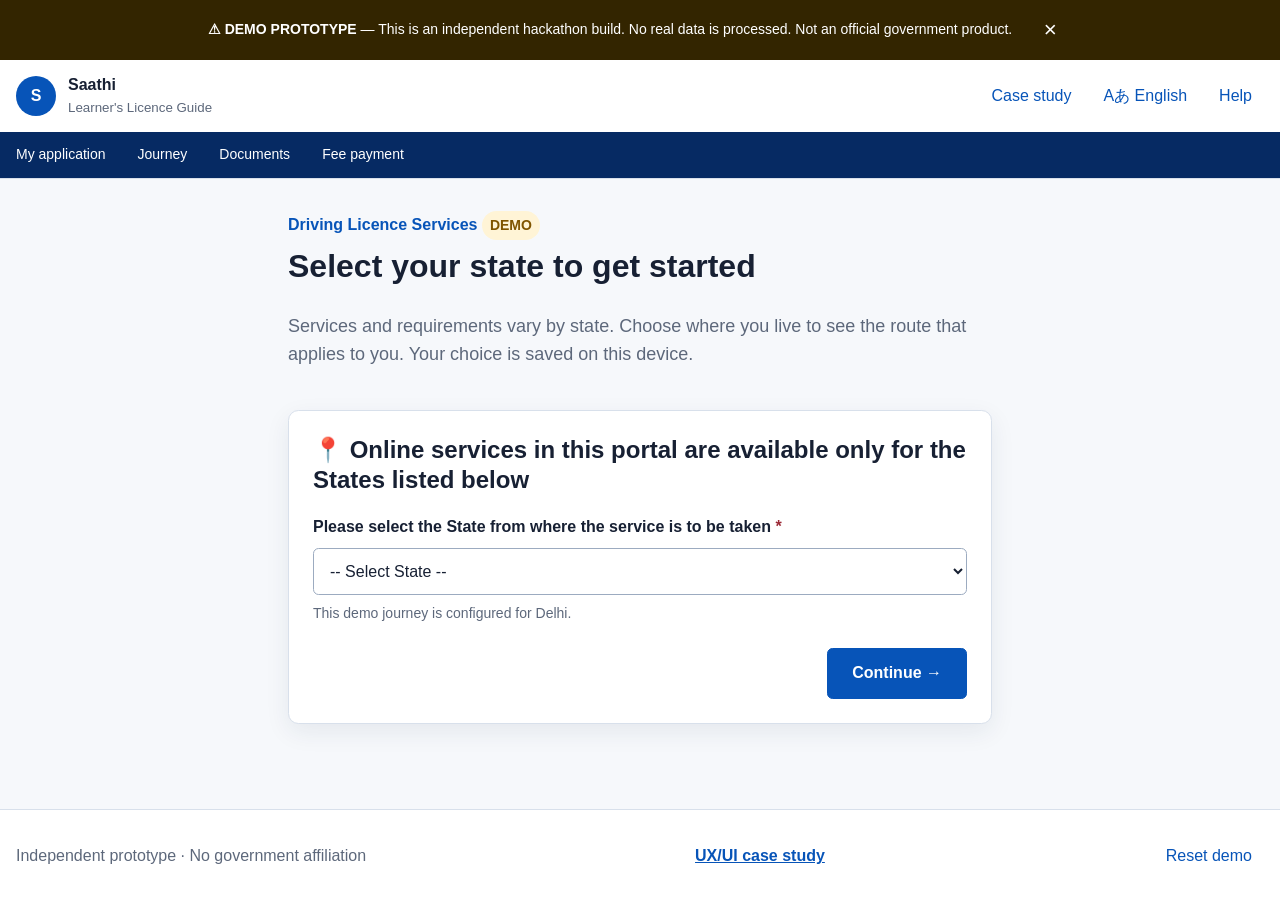
<file: index.html>
<!doctype html>
<html lang="en">
<head>
  <meta charset="utf-8">
  <meta name="viewport" content="width=device-width, initial-scale=1">
  <meta name="description" content="Independent hackathon prototype for a guided learner's licence journey.">
  <title>Saathi — Learner's Licence Guide</title>
  <link rel="icon" href="assets/icons/favicon.svg" type="image/svg+xml">
  <link rel="stylesheet" href="css/base.css">
  <link rel="stylesheet" href="css/layout.css">
  <link rel="stylesheet" href="css/components.css">
  <link rel="stylesheet" href="css/states.css">
  <link rel="stylesheet" href="css/responsive.css">
</head>
<body>
  <a class="skip-link" href="#main-content">Skip to main content</a>
  <div id="demo-banner"></div>
  <header class="site-header">
    <div class="header-main wrap">
      <a class="brand" href="#/welcome" aria-label="Saathi home">
        <span class="brand-mark" aria-hidden="true">S</span>
        <span><strong>Saathi</strong><small>Learner's Licence Guide</small></span>
      </a>
      <div class="header-actions">
        <a class="text-button" href="case-study.html" style="display:inline-flex;align-items:center;text-decoration:none">Case study</a>
        <button class="text-button" id="language-button" type="button" aria-label="Change language">Aあ English</button>
        <button class="text-button" id="help-button" type="button">Help</button>
      </div>
    </div>
    <nav class="service-nav" aria-label="Service navigation">
      <div class="wrap"><a href="#/dashboard">My application</a><a href="#/roadmap">Journey</a><a href="#/documents">Documents</a><a href="#/payment">Fee payment</a></div>
    </nav>
  </header>
  <div id="network-status" class="network-status" role="status" aria-live="polite" hidden></div>
  <main id="main-content" tabindex="-1"></main>
  <footer class="site-footer"><div class="wrap"><span>Independent prototype · No government affiliation</span><a href="case-study.html" style="color:var(--blue-800);font-weight:700;padding:var(--space-2)">UX/UI case study</a><button class="link-button" id="reset-button" type="button">Reset demo</button></div></footer>
  <div id="toast-region" class="toast-region" aria-live="polite"></div>
  <dialog id="help-dialog" class="help-dialog" aria-labelledby="help-title">
    <button class="dialog-close" type="button" aria-label="Close help">×</button>
    <h2 id="help-title">Need help?</h2>
    <p>Your progress is saved on this device. For this demo, call <strong>1800-000-0000</strong> or return to your application roadmap.</p>
    <a class="button button-primary" href="#/roadmap">View my journey</a>
  </dialog>
  <script type="module" src="js/main.js"></script>
</body>
</html>
</file>
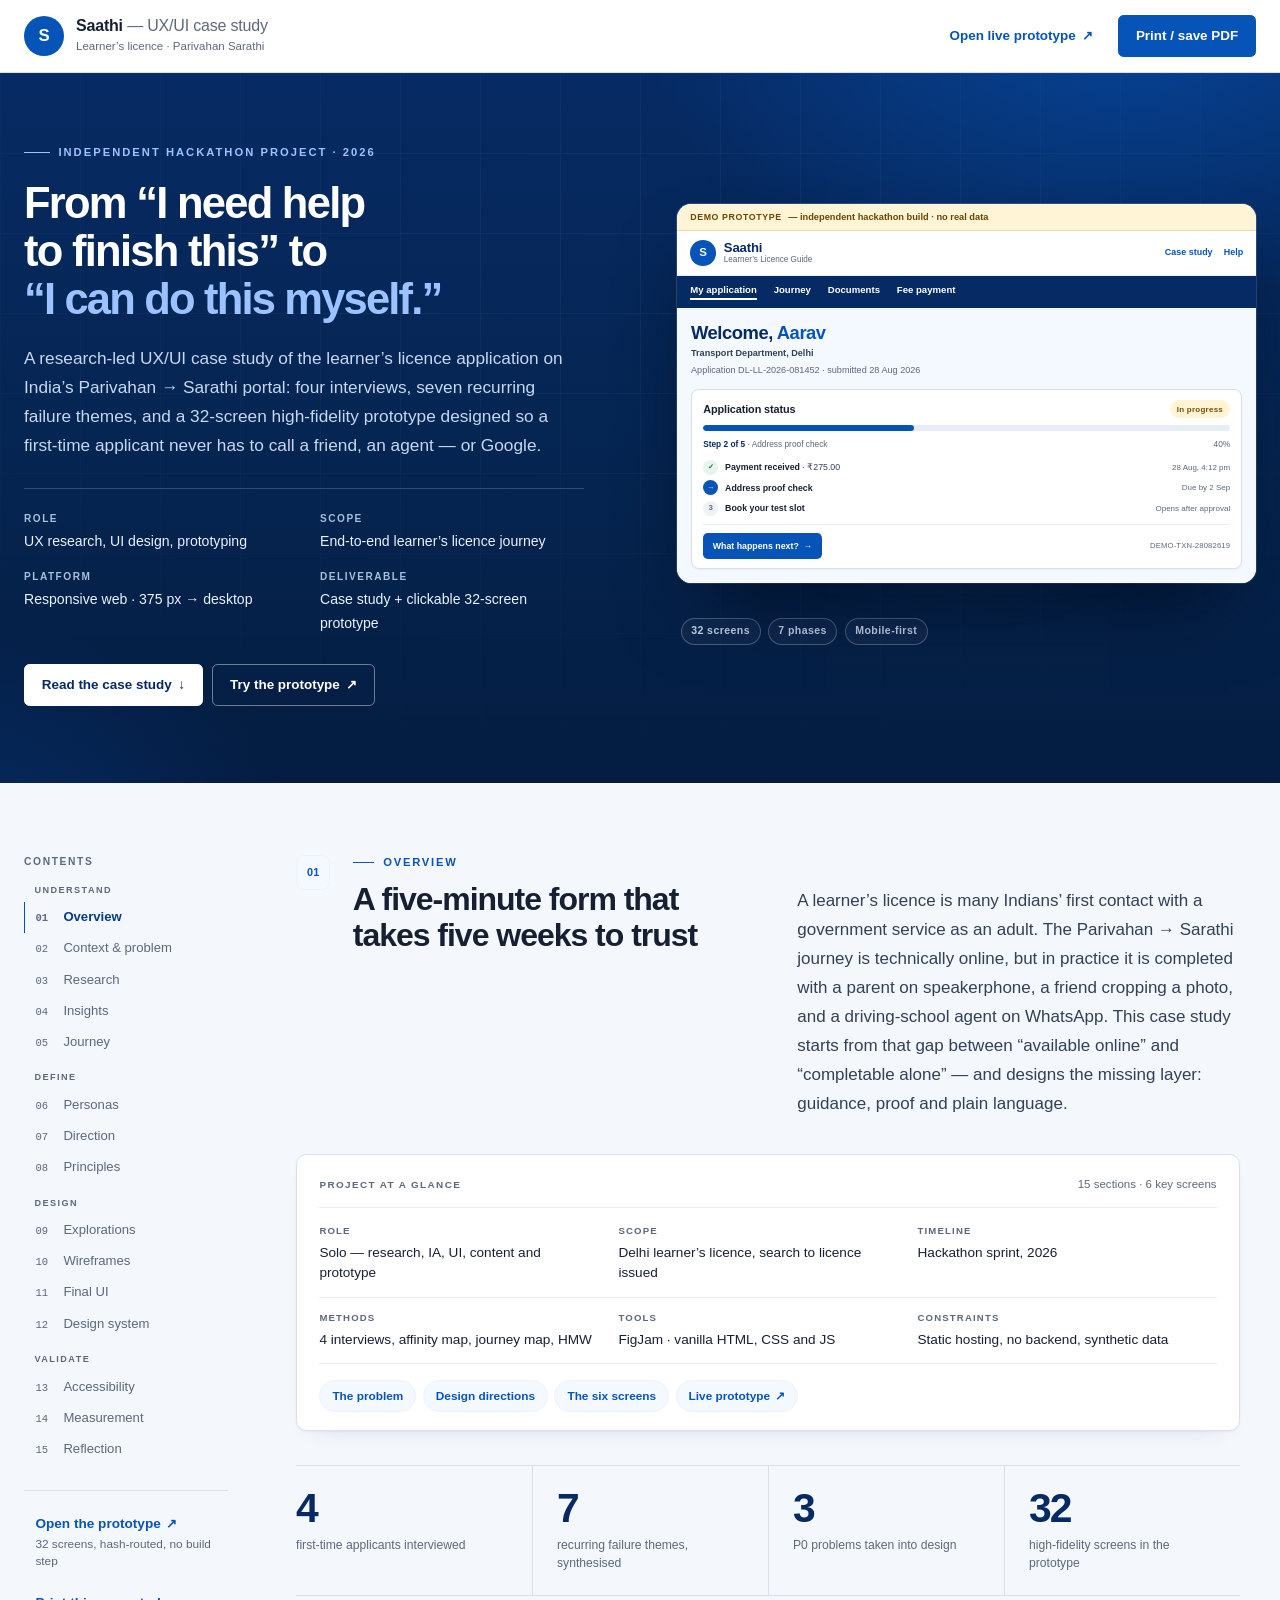
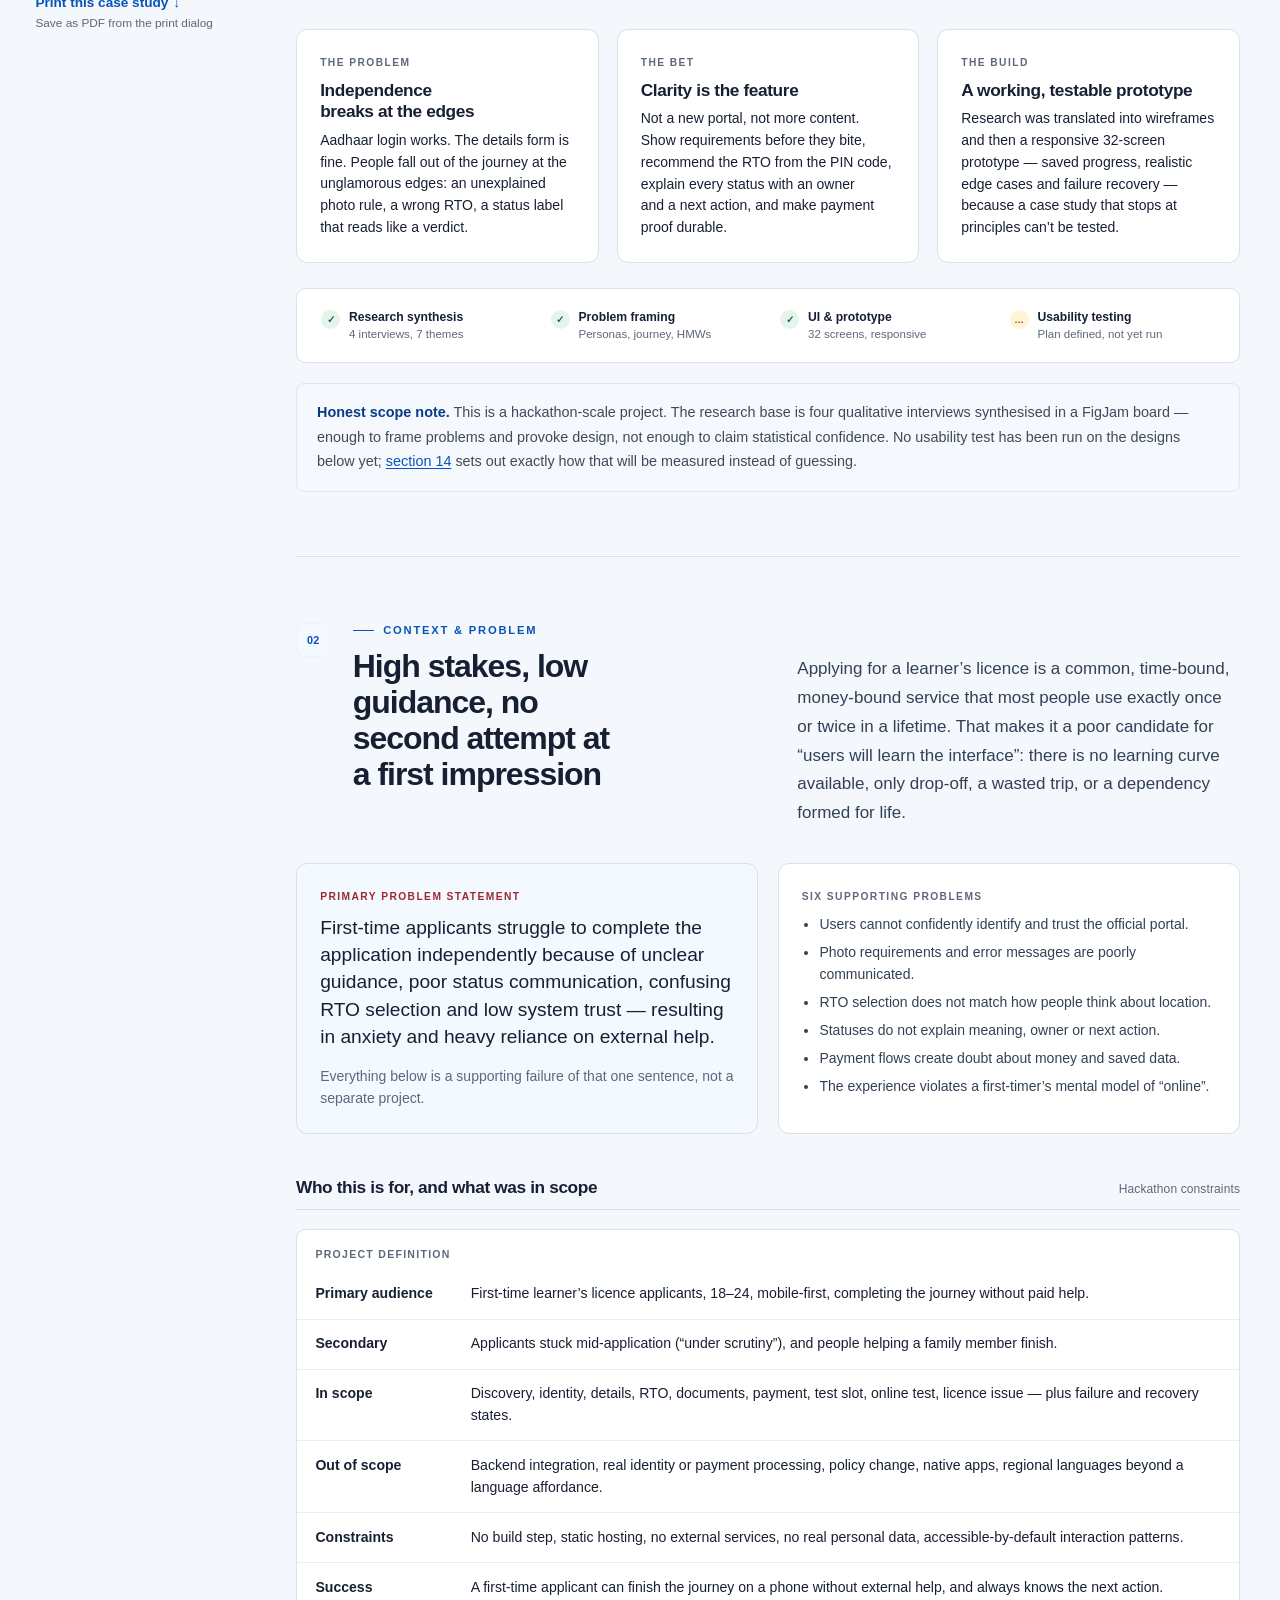
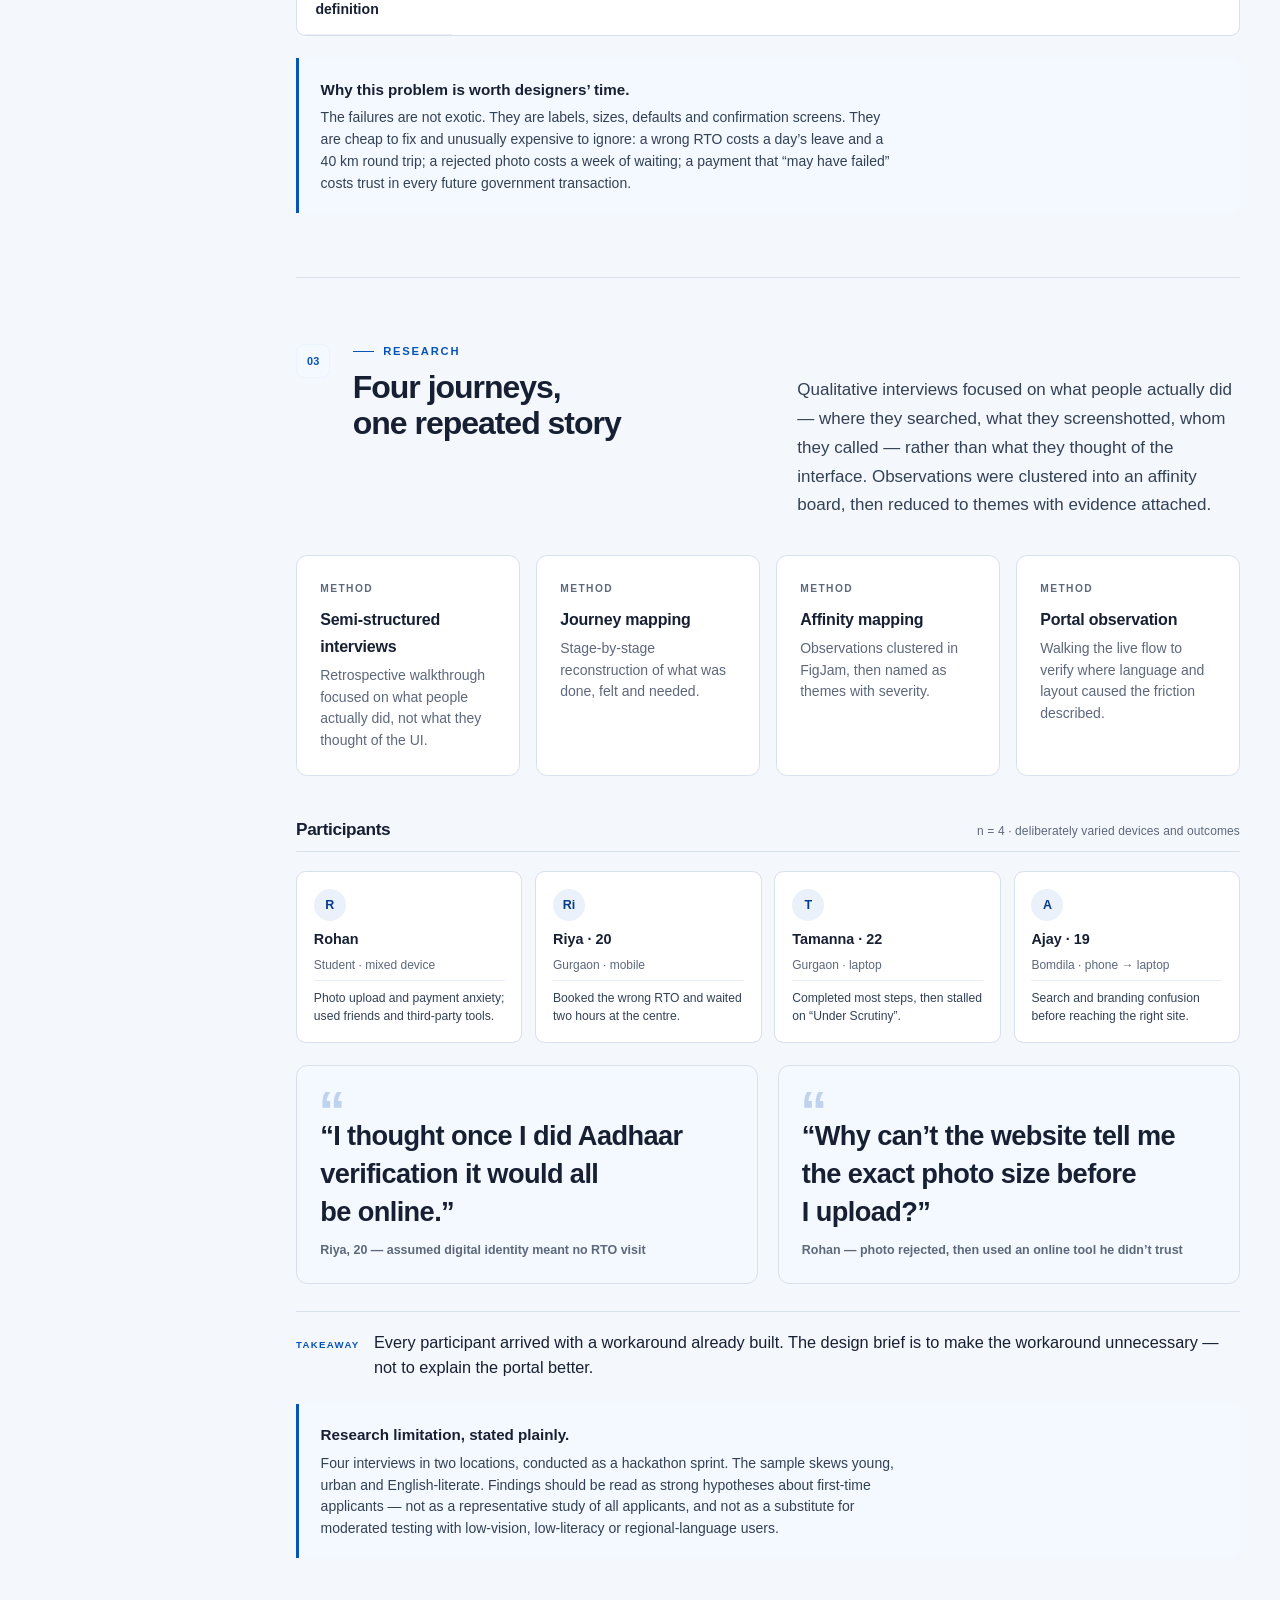
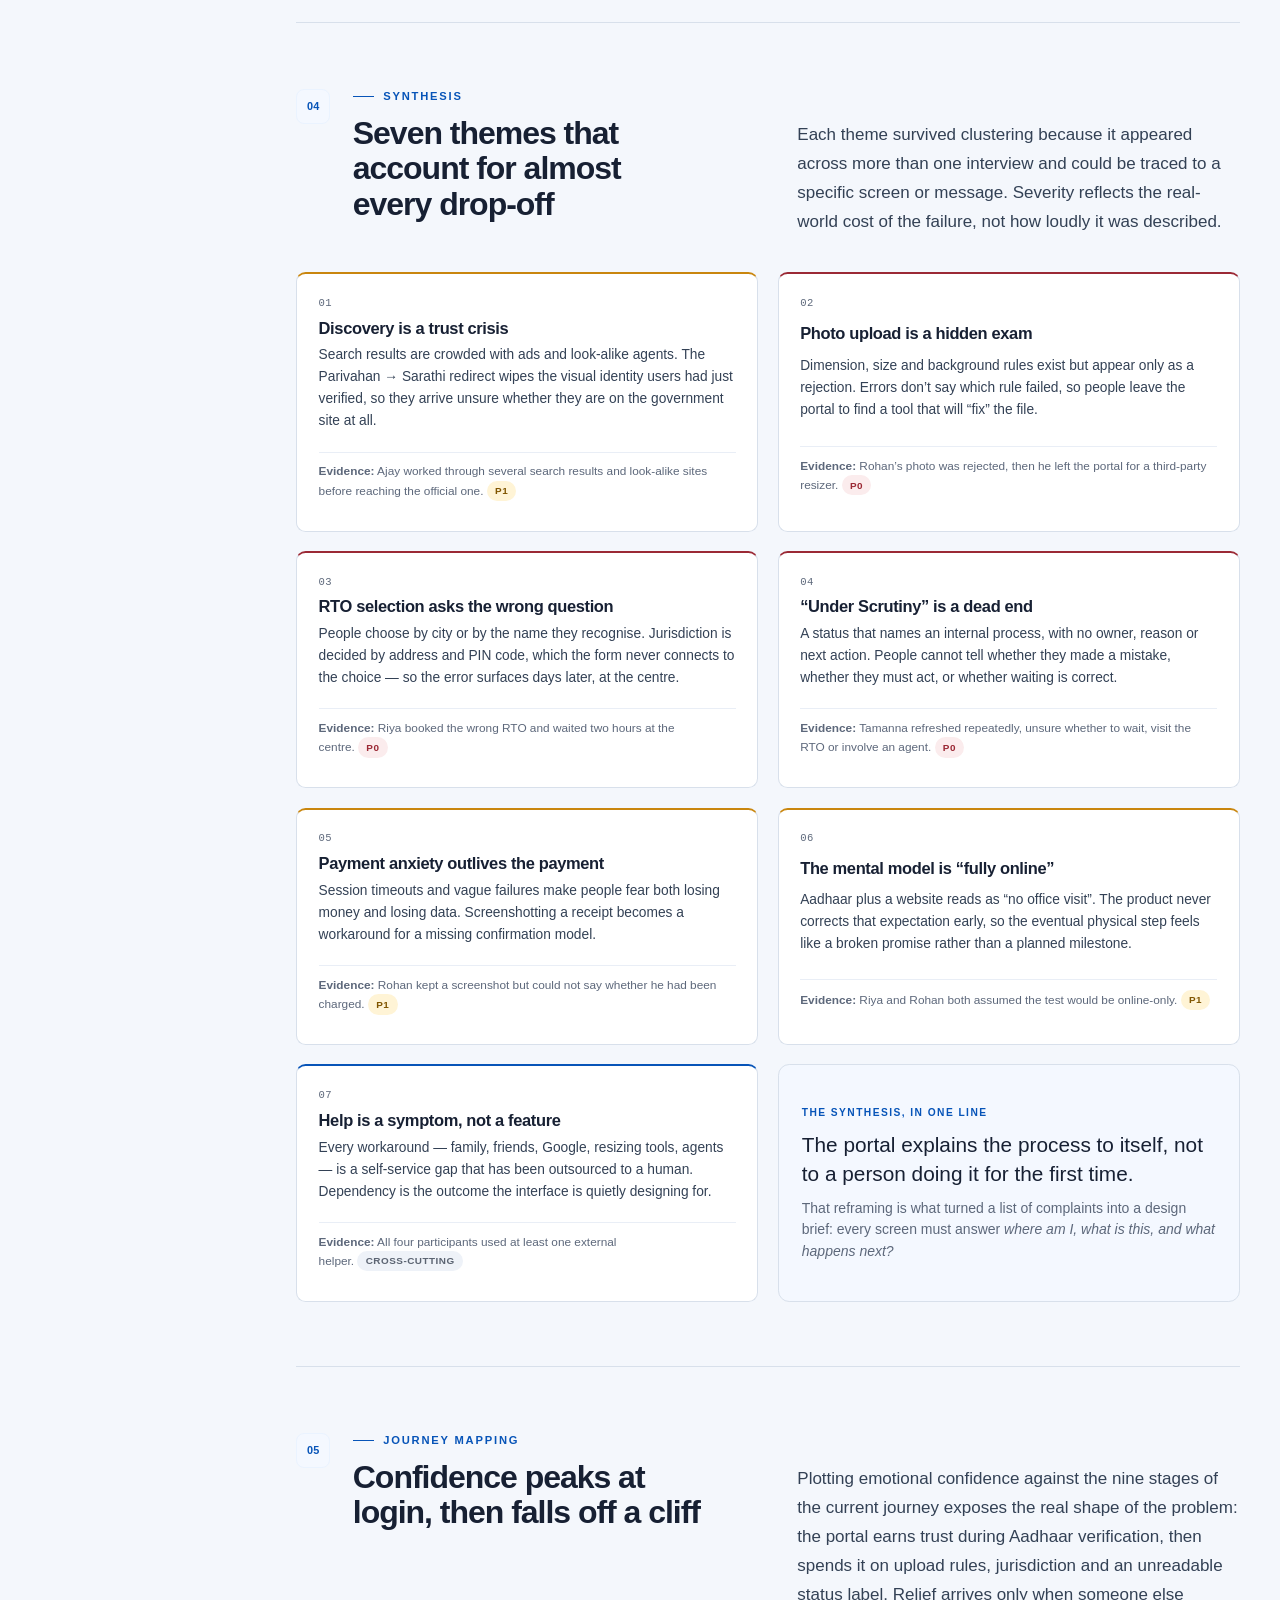
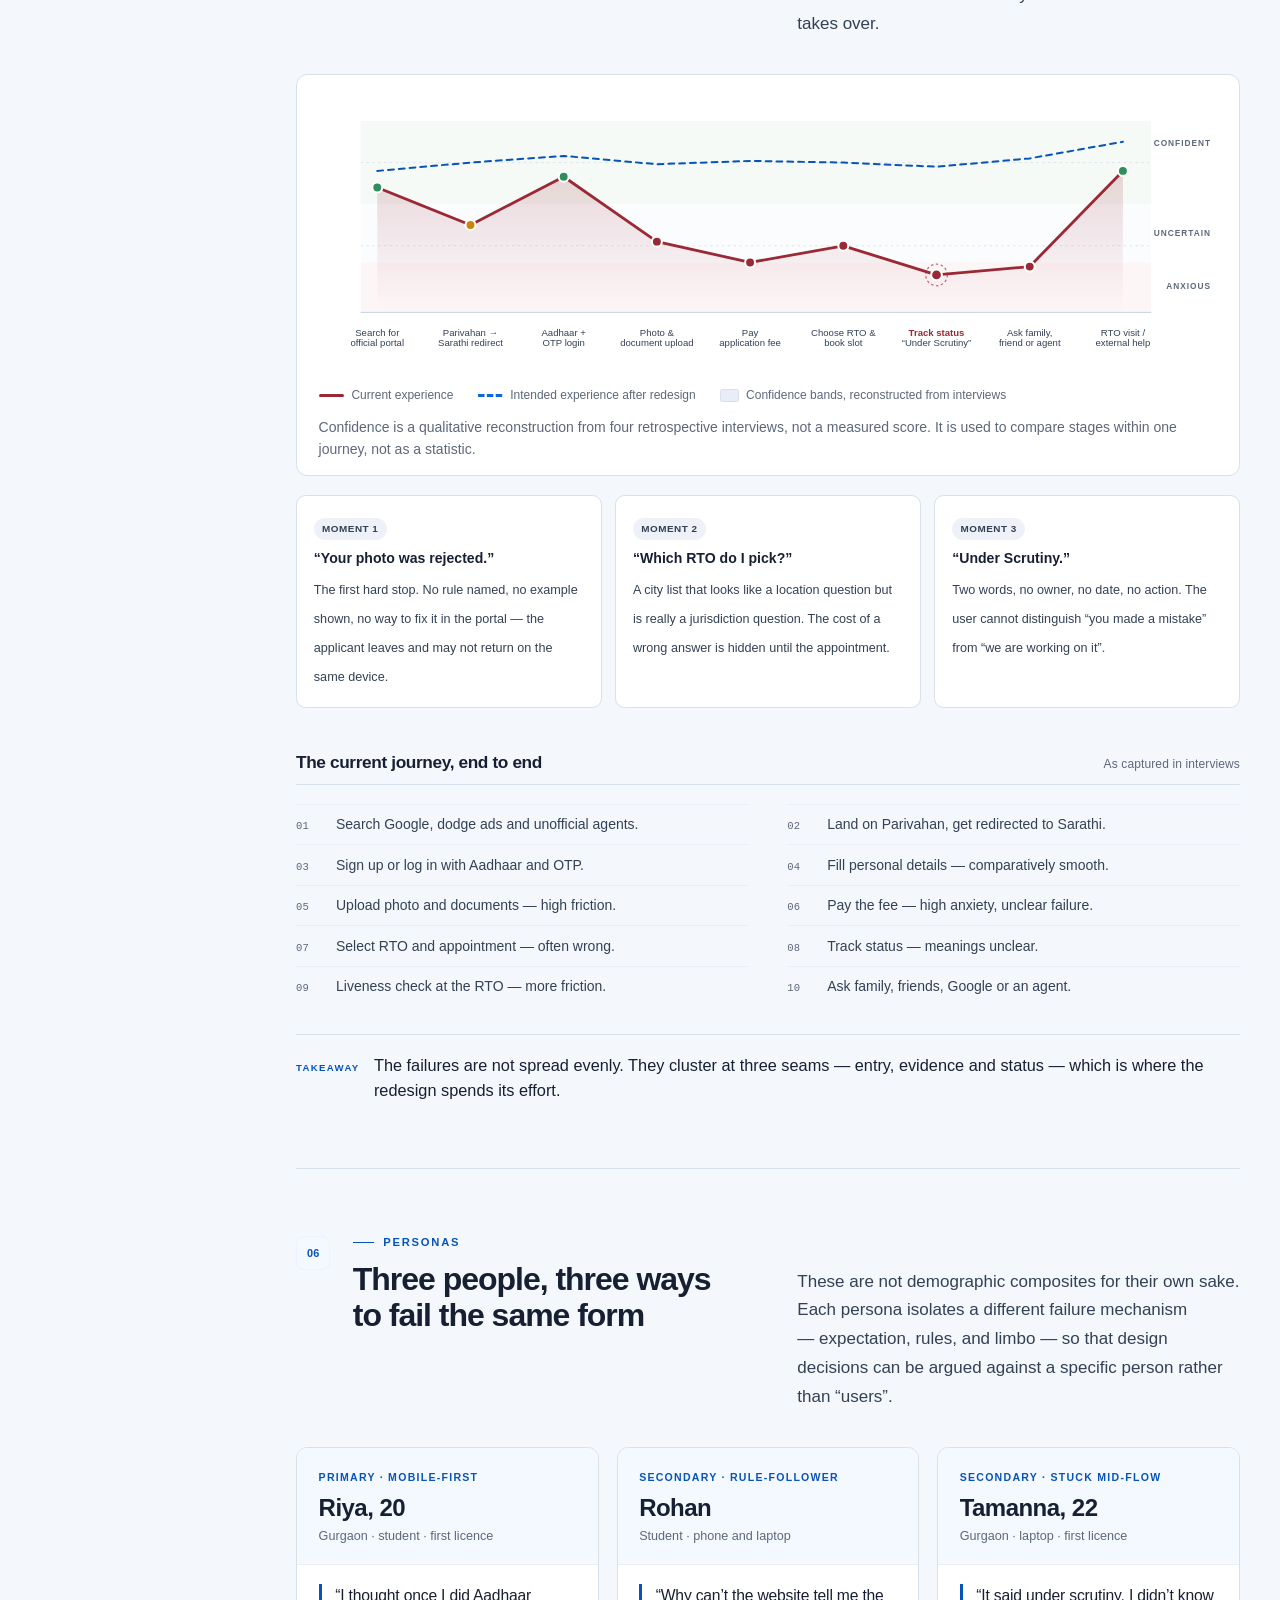
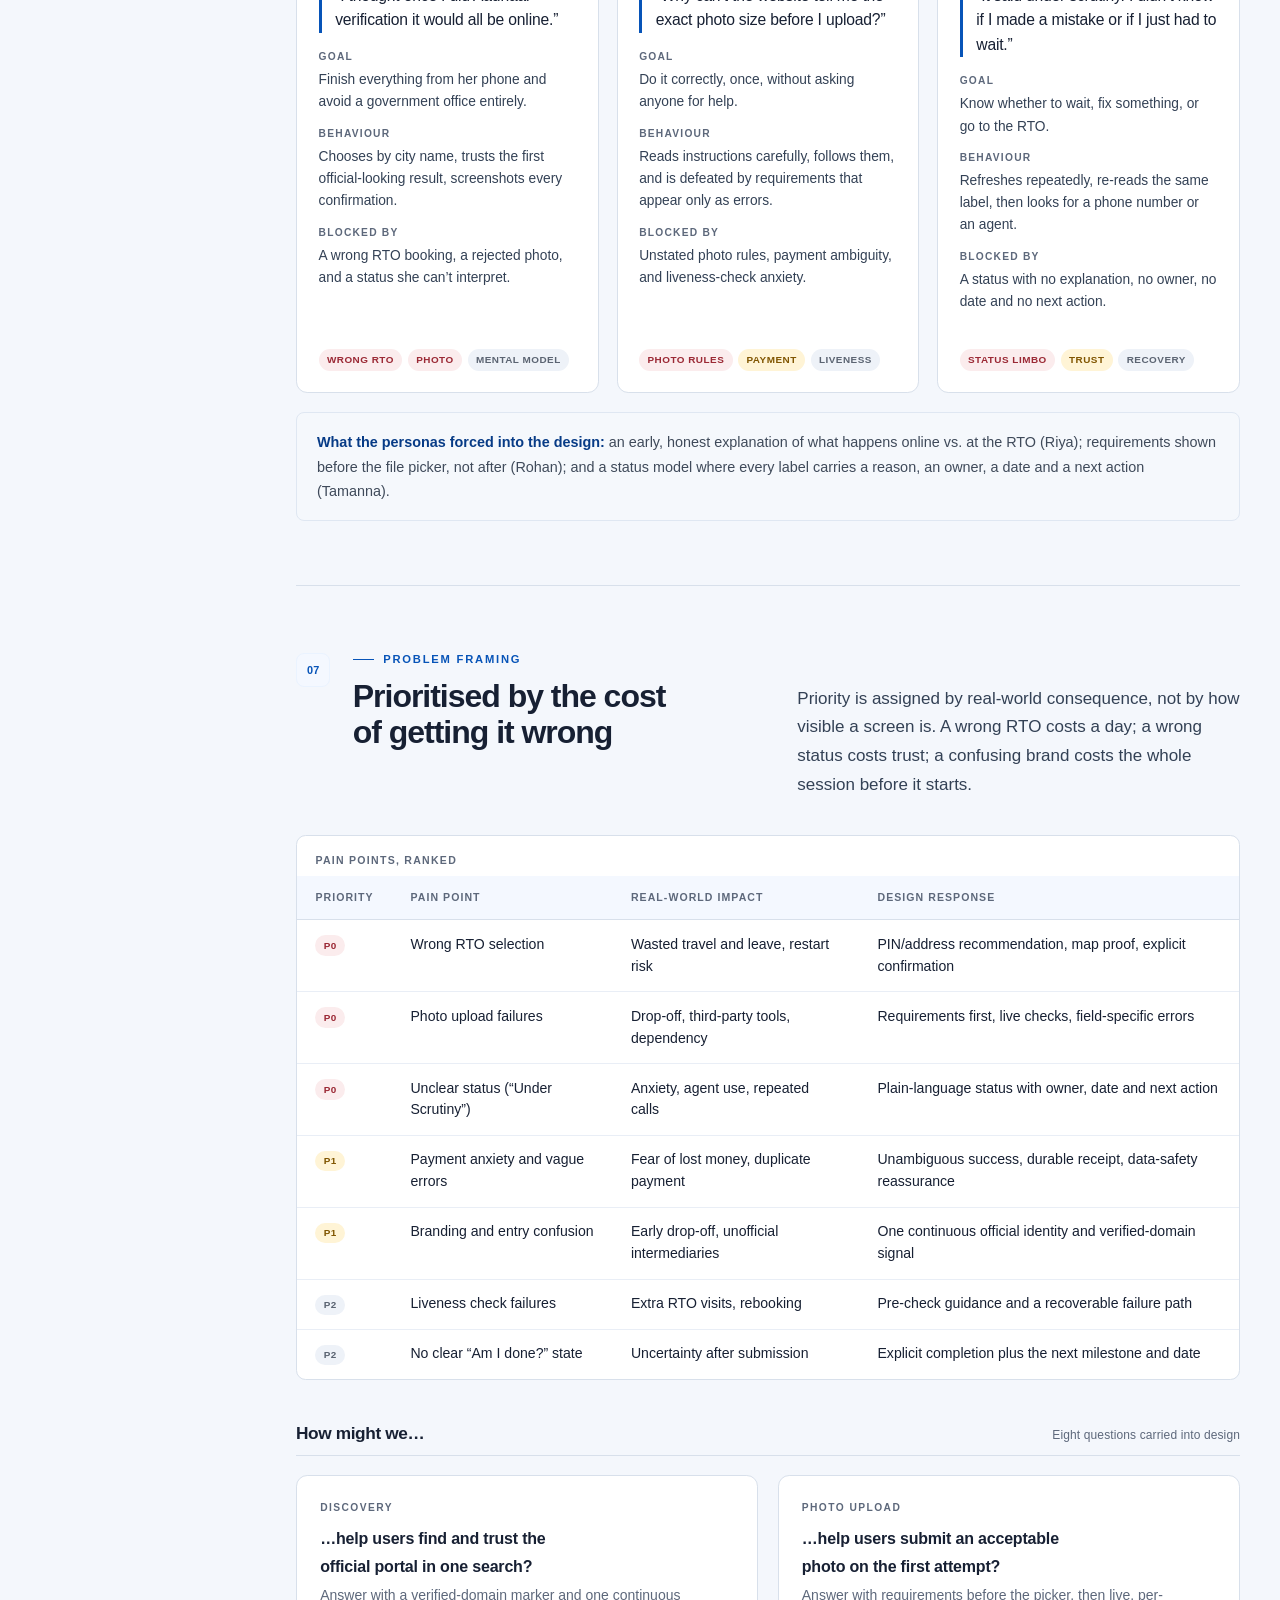
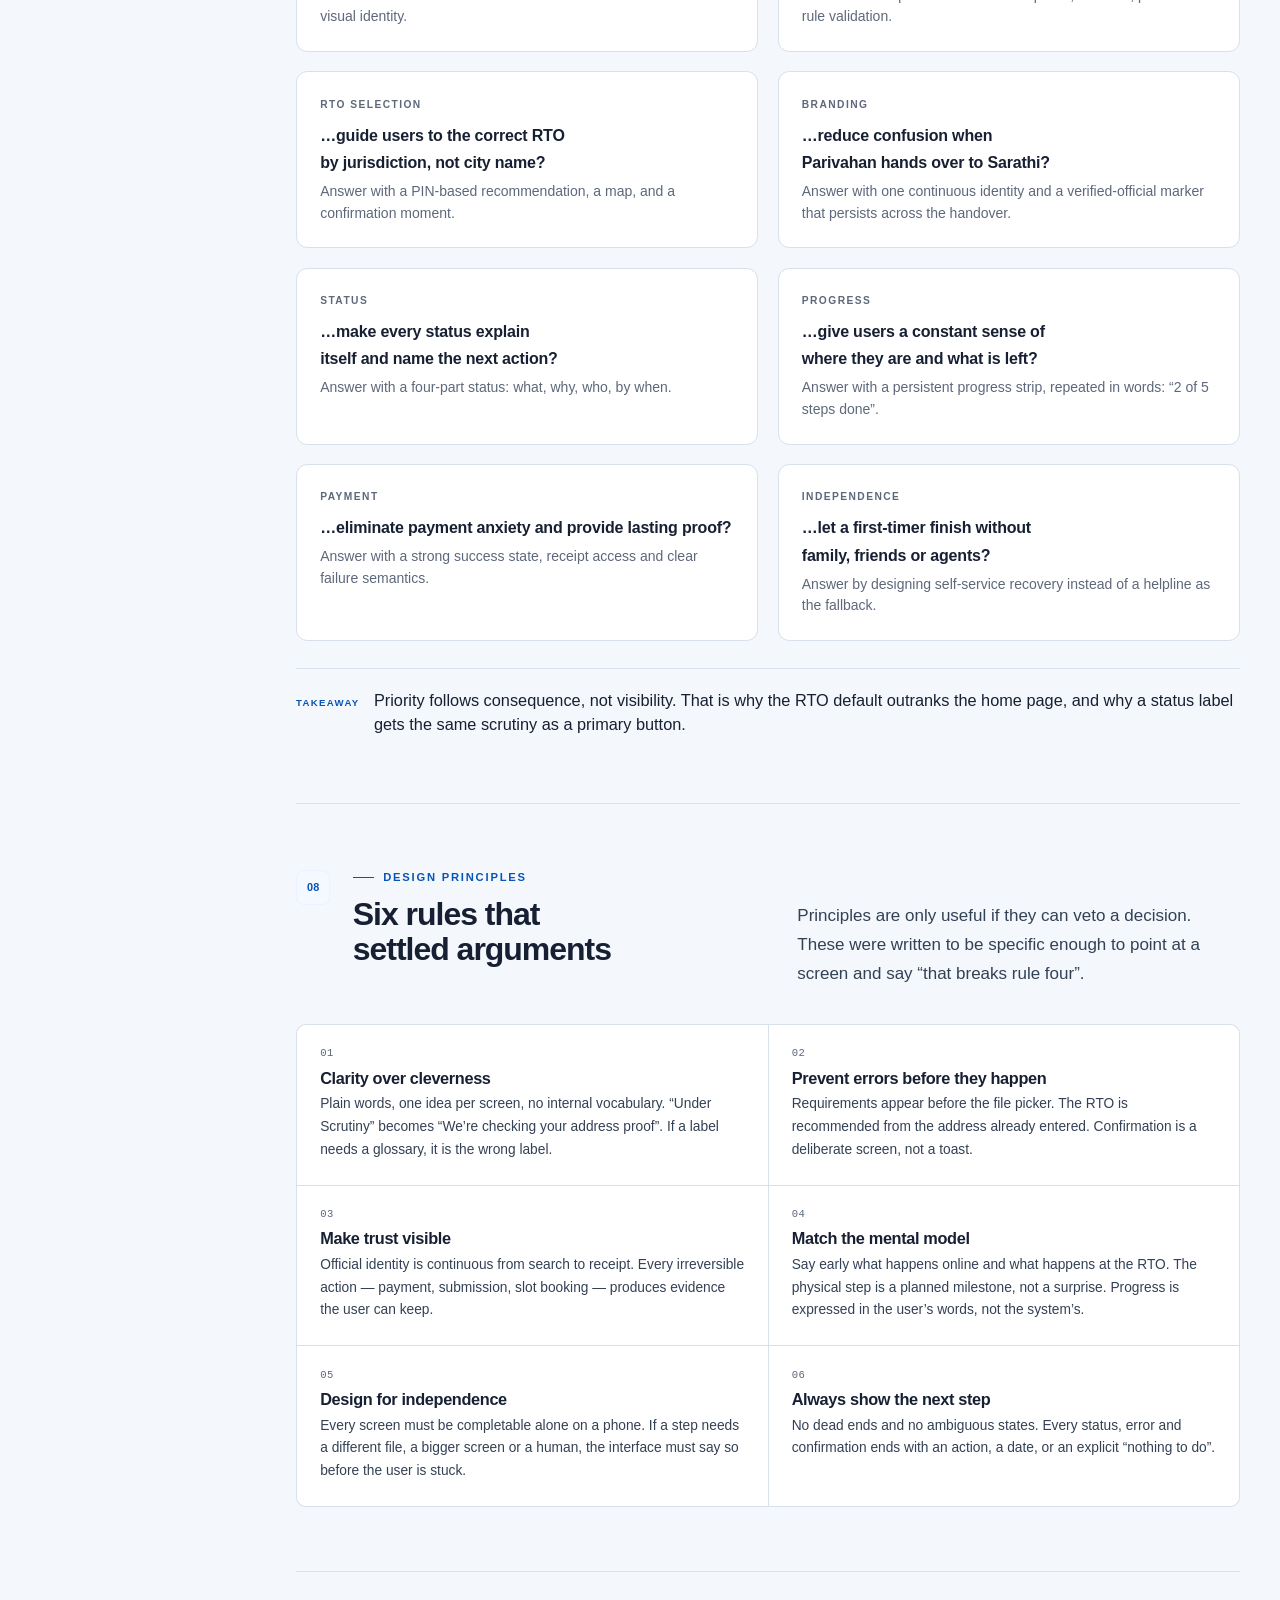
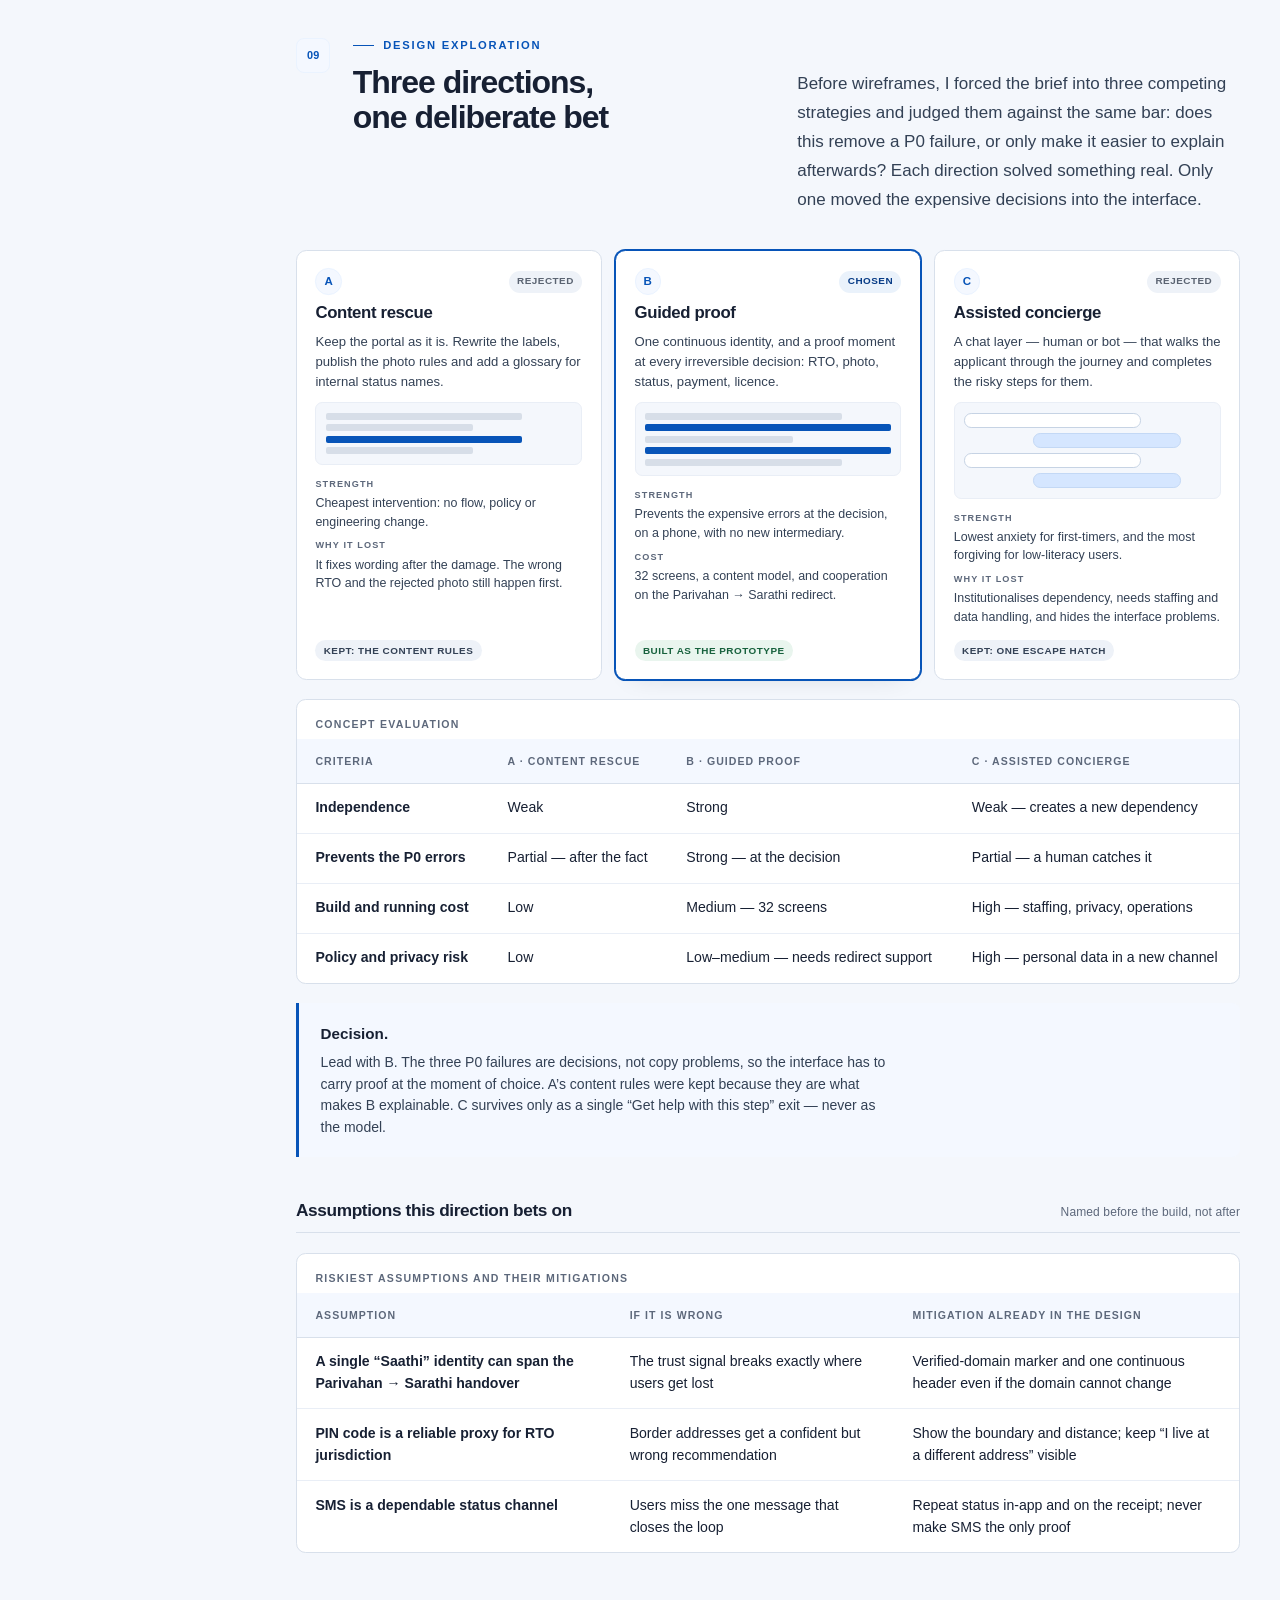
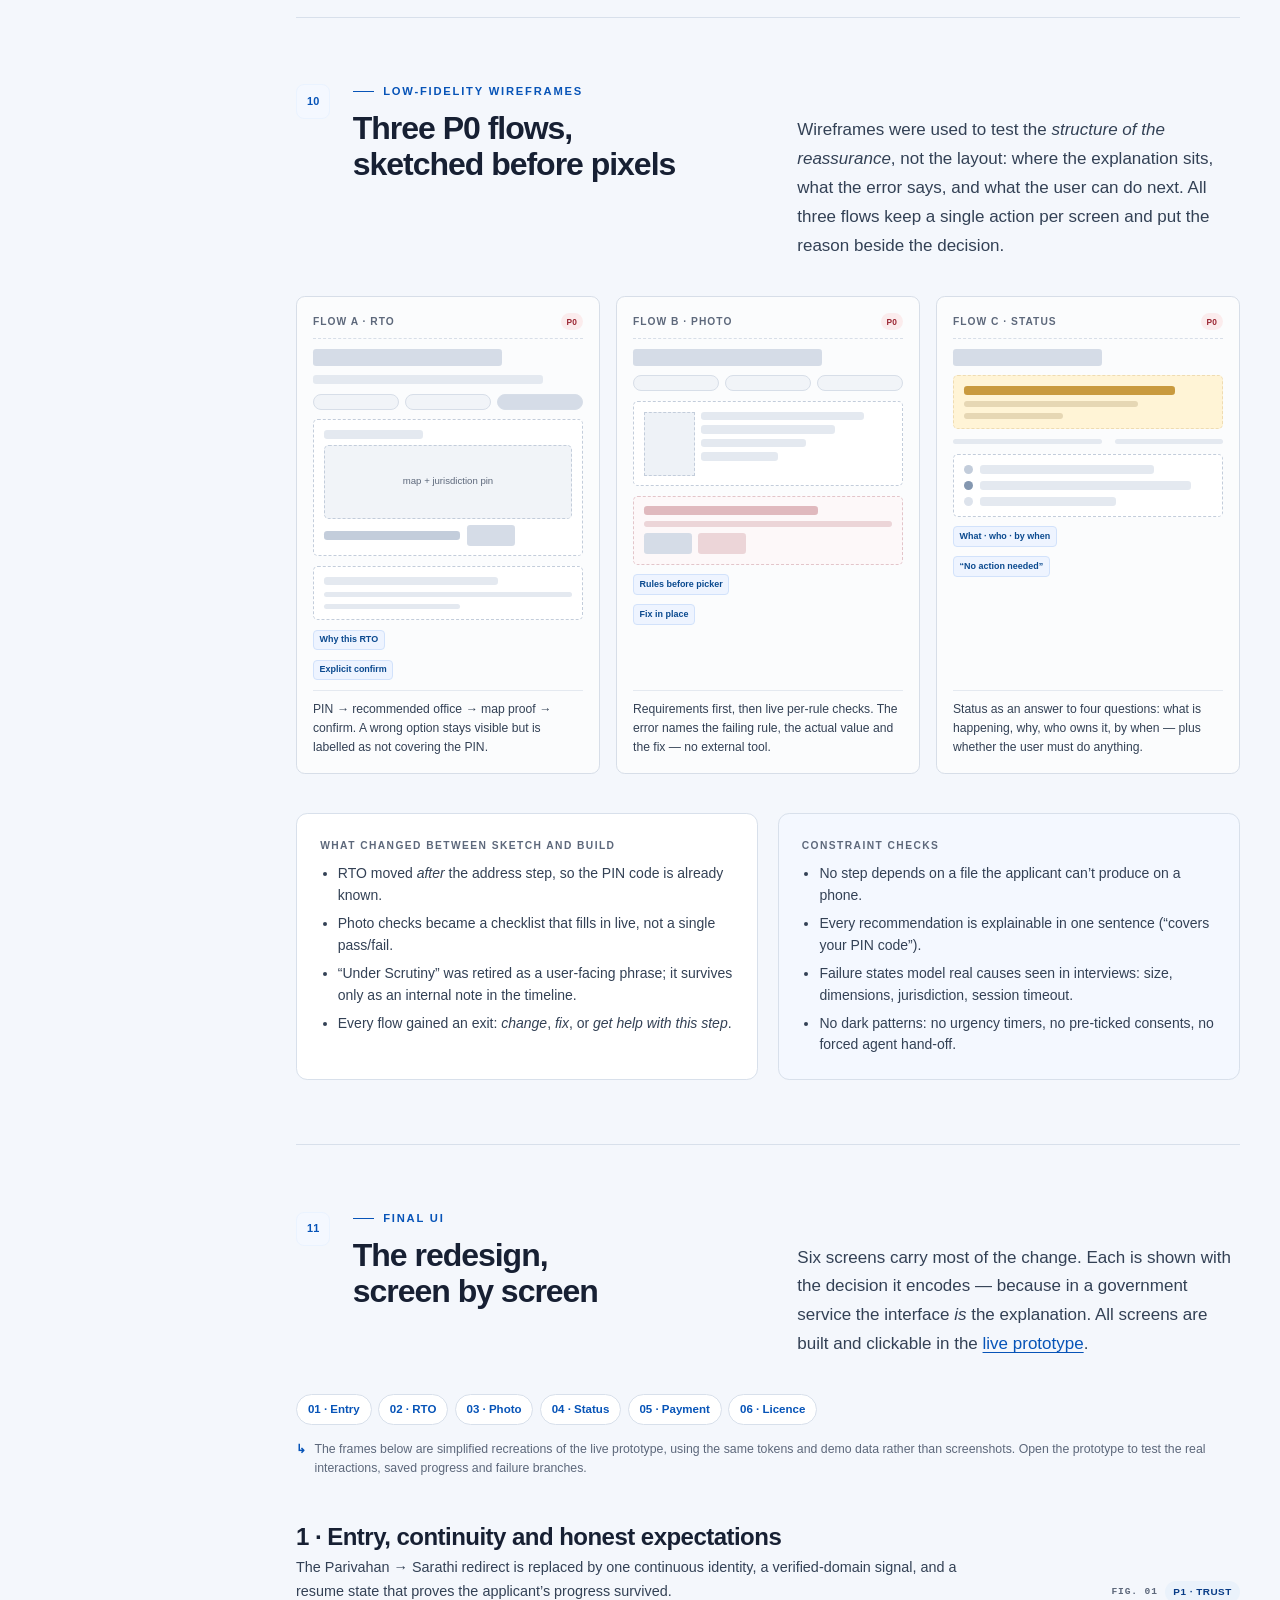
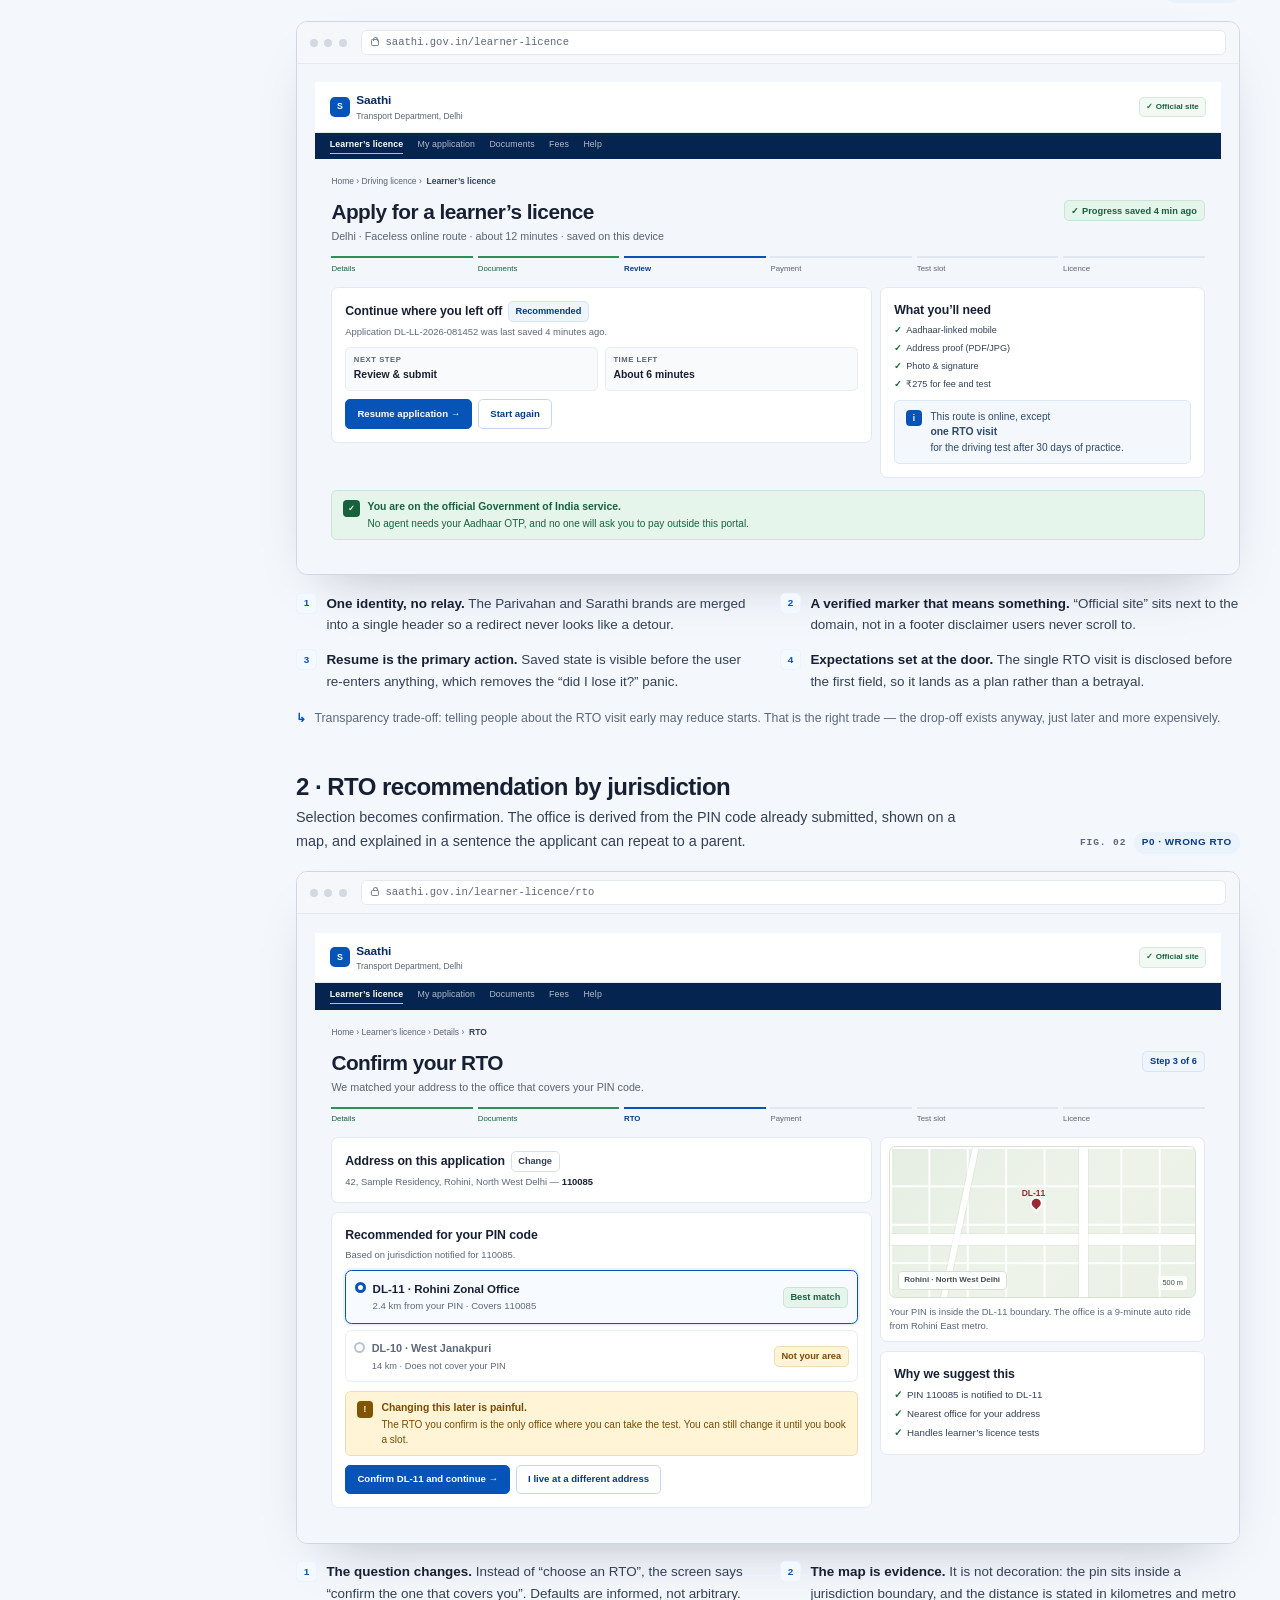
<file: case-study.html>
<!doctype html>
<html lang="en">
<head>
  <meta charset="utf-8">
  <meta name="viewport" content="width=device-width, initial-scale=1">
  <meta name="theme-color" content="#062a63">
  <meta property="og:type" content="article">
  <meta property="og:title" content="Redesigning the learner’s licence journey — UX/UI case study">
  <meta property="og:description" content="Four interviews, seven failure themes and a 32-screen prototype: how clarity and trust, not new features, fix India’s learner’s licence application.">
  <meta name="description" content="A research-led UX/UI case study of India's learner's licence journey on Parivahan Sarathi, with personas, journey mapping, wireframes, a 32-screen prototype and a design system.">
  <title>Redesigning the learner's licence journey — UX/UI case study</title>
  <link rel="icon" href="assets/icons/favicon.svg" type="image/svg+xml">
  <link rel="stylesheet" href="css/case-study.css">
</head>
<body id="top">
  <a class="skip-link" href="#main">Skip to case study</a>
  <div class="read-progress" aria-hidden="true"><span id="read-progress"></span></div>

  <header class="topbar">
    <div class="wrap topbar-inner">
      <a class="cs-brand" href="#top" aria-label="Saathi case study, back to top">
        <span class="cs-brand-mark" aria-hidden="true">S</span>
        <span><strong>Saathi <span class="brand-sub">— UX/UI case study</span></strong><small>Learner’s licence · Parivahan Sarathi</small></span>
      </a>
      <div class="topbar-actions">
        <a class="btn btn-quiet" href="index.html"><span class="long">Open live prototype</span><span class="short">Prototype</span> <span aria-hidden="true">↗</span></a>
        <button class="btn btn-primary" id="print-btn" type="button"><span class="long">Print / save PDF</span><span class="short">Print</span></button>
      </div>
    </div>
  </header>

  <main id="main">
    <!-- ============================ COVER ============================ -->
    <section class="hero" aria-labelledby="hero-title">
      <div class="wrap hero-grid">
        <div>
          <p class="eyebrow">Independent hackathon project · 2026</p>
          <h1 id="hero-title">From “I need help <br>to finish this” to <br><em>“I can do this myself.”</em></h1>
          <p class="hero-sub">A research-led UX/UI case study of the learner’s licence application on India’s Parivahan → Sarathi portal: four interviews, seven recurring failure themes, and a 32-screen high-fidelity prototype designed so a first-time applicant never has to call a friend, an agent — or Google.</p>
          <dl class="hero-meta">
            <div><dt>Role</dt><dd>UX research, UI design, prototyping</dd></div>
            <div><dt>Scope</dt><dd>End-to-end learner’s licence journey</dd></div>
            <div><dt>Platform</dt><dd>Responsive web · 375 px → desktop</dd></div>
            <div><dt>Deliverable</dt><dd>Case study + clickable 32-screen prototype</dd></div>
          </dl>
          <div class="hero-actions">
            <a class="btn btn-primary" href="#overview">Read the case study <span aria-hidden="true">↓</span></a>
            <a class="btn" href="index.html">Try the prototype <span aria-hidden="true">↗</span></a>
          </div>
        </div>

        <div class="hero-stage" role="img" aria-label="Preview of the Saathi dashboard: welcome screen with application number DL-LL-2026-081452, a 40 percent progress bar, payment confirmation of 275 rupees and the status of each verification step.">
          <article class="hs-window">
            <div class="hs-demo"><b>Demo prototype</b> <span class="hs-demo-long">— independent hackathon build · no real data</span><span class="hs-demo-short">— demo data only</span></div>
            <div class="hs-head">
              <span class="hs-logo" aria-hidden="true">S</span>
              <span class="hs-word"><b>Saathi</b><small>Learner’s Licence Guide</small></span>
              <span class="hs-head-links" aria-hidden="true"><span>Case study</span><span>Help</span></span>
            </div>
            <div class="hs-nav" aria-hidden="true"><span class="on">My application</span><span>Journey</span><span>Documents</span><span>Fee payment</span></div>
            <div class="hs-main">
              <div class="hs-welcome">
                <p class="hs-hi">Welcome, <span>Aarav</span></p>
                <p class="hs-dept">Transport Department, Delhi</p>
                <p class="hs-copy">Application DL-LL-2026-081452 · submitted 28 Aug 2026</p>
              </div>
              <div class="hs-card">
                <div class="hs-card-head">
                  <p>Application status</p>
                  <span class="hs-pill warn">In progress</span>
                </div>
                <div class="hs-progress"><span style="width:40%"></span></div>
                <div class="hs-progress-meta"><span><b>Step 2 of 5</b> · Address proof check</span><span>40%</span></div>
                <ul class="hs-rows">
                  <li><i>✓</i><span><b>Payment received</b> · ₹275.00</span><small>28 Aug, 4:12 pm</small></li>
                  <li class="now"><i>→</i><span><b>Address proof check</b></span><small>Due by 2 Sep</small></li>
                  <li class="next"><i>3</i><span><b>Book your test slot</b></span><small>Opens after approval</small></li>
                </ul>
                <div class="hs-foot"><span class="hs-btn">What happens next? <span aria-hidden="true">→</span></span><small>DEMO-TXN-28082619</small></div>
              </div>
            </div>
          </article>
          <p class="hs-caption"><span>32 screens</span><span>7 phases</span><span>Mobile-first</span></p>
        </div>
      </div>
    </section>

    <div class="wrap shell">
      <!-- ============================ CONTENTS ============================ -->
      <aside class="toc" aria-label="Case study contents">
        <p class="toc-label">Contents</p>
        <ol>
          <li class="toc-group" role="presentation" aria-hidden="true">Understand</li>
          <li><a href="#overview"><span class="n">01</span> Overview</a></li>
          <li><a href="#context"><span class="n">02</span> Context &amp; problem</a></li>
          <li><a href="#research"><span class="n">03</span> Research</a></li>
          <li><a href="#insights"><span class="n">04</span> Insights</a></li>
          <li><a href="#journey"><span class="n">05</span> Journey</a></li>
          <li class="toc-group" role="presentation" aria-hidden="true">Define</li>
          <li><a href="#personas"><span class="n">06</span> Personas</a></li>
          <li><a href="#direction"><span class="n">07</span> Direction</a></li>
          <li><a href="#principles"><span class="n">08</span> Principles</a></li>
          <li class="toc-group" role="presentation" aria-hidden="true">Design</li>
          <li><a href="#explorations"><span class="n">09</span> Explorations</a></li>
          <li><a href="#wireframes"><span class="n">10</span> Wireframes</a></li>
          <li><a href="#ui"><span class="n">11</span> Final UI</a></li>
          <li><a href="#system"><span class="n">12</span> Design system</a></li>
          <li class="toc-group" role="presentation" aria-hidden="true">Validate</li>
          <li><a href="#accessibility"><span class="n">13</span> Accessibility</a></li>
          <li><a href="#measurement"><span class="n">14</span> Measurement</a></li>
          <li><a href="#reflection"><span class="n">15</span> Reflection</a></li>
        </ol>
        <div class="toc-cta">
          <a href="index.html">Open the prototype <span aria-hidden="true">↗</span><span>32 screens, hash-routed, no build step</span></a>
          <a href="#" id="print-btn-2">Print this case study <span aria-hidden="true">↓</span><span>Save as PDF from the print dialog</span></a>
        </div>
      </aside>

      <article class="cs-body">
        <!-- ============================ 01 OVERVIEW ============================ -->
        <section class="cs-section" id="overview" aria-labelledby="overview-title">
          <div class="section-head">
            <span class="section-num" aria-hidden="true">01</span>
            <div>
              <p class="eyebrow">Overview</p>
              <h2 id="overview-title">A five-minute form that takes five weeks to trust</h2>
              <p>A learner’s licence is many Indians’ first contact with a government service as an adult. The Parivahan → Sarathi journey is technically online, but in practice it is completed with a parent on speakerphone, a friend cropping a photo, and a driving-school agent on WhatsApp. This case study starts from that gap between “available online” and “completable alone” — and designs the missing layer: guidance, proof and plain language.</p>
            </div>
          </div>

          <div class="glance">
            <div class="glance-head">
              <p class="kicker">Project at a glance</p>
              <span class="glance-meta">15 sections · 6 key screens</span>
            </div>
            <dl class="glance-facts">
              <div><dt>Role</dt><dd>Solo — research, IA, UI, content and prototype</dd></div>
              <div><dt>Scope</dt><dd>Delhi learner’s licence, search to licence issued</dd></div>
              <div><dt>Timeline</dt><dd>Hackathon sprint, 2026</dd></div>
              <div><dt>Methods</dt><dd>4 interviews, affinity map, journey map, HMW</dd></div>
              <div><dt>Tools</dt><dd>FigJam · vanilla HTML, CSS and JS</dd></div>
              <div><dt>Constraints</dt><dd>Static hosting, no backend, synthetic data</dd></div>
            </dl>
            <div class="glance-links">
              <a href="#context">The problem</a>
              <a href="#explorations">Design directions</a>
              <a href="#ui">The six screens</a>
              <a href="index.html">Live prototype <span aria-hidden="true">↗</span></a>
            </div>
          </div>

          <div class="stats" role="list">
            <div class="stat" role="listitem"><b>4</b><span>first-time applicants interviewed</span></div>
            <div class="stat" role="listitem"><b>7</b><span>recurring failure themes, synthesised</span></div>
            <div class="stat" role="listitem"><b>3</b><span>P0 problems taken into design</span></div>
            <div class="stat" role="listitem"><b>32</b><span>high-fidelity screens in the prototype</span></div>
          </div>

          <div class="grid-3">
            <div class="card">
              <p class="kicker">The problem</p>
              <h3>Independence breaks at the edges</h3>
              <p class="small">Aadhaar login works. The details form is fine. People fall out of the journey at the unglamorous edges: an unexplained photo rule, a wrong RTO, a status label that reads like a verdict.</p>
            </div>
            <div class="card">
              <p class="kicker">The bet</p>
              <h3>Clarity is the feature</h3>
              <p class="small">Not a new portal, not more content. Show requirements before they bite, recommend the RTO from the PIN code, explain every status with an owner and a next action, and make payment proof durable.</p>
            </div>
            <div class="card">
              <p class="kicker">The build</p>
              <h3>A working, testable prototype</h3>
              <p class="small">Research was translated into wireframes and then a responsive 32-screen prototype — saved progress, realistic edge cases and failure recovery — because a case study that stops at principles can’t be tested.</p>
            </div>
          </div>

          <div class="status-strip" role="list" aria-label="Project status by phase">
            <div role="listitem"><span class="s-icon" aria-hidden="true">✓</span><span><b>Research synthesis</b><span>4 interviews, 7 themes</span></span></div>
            <div role="listitem"><span class="s-icon" aria-hidden="true">✓</span><span><b>Problem framing</b><span>Personas, journey, HMWs</span></span></div>
            <div role="listitem"><span class="s-icon" aria-hidden="true">✓</span><span><b>UI &amp; prototype</b><span>32 screens, responsive</span></span></div>
            <div class="pending" role="listitem"><span class="s-icon" aria-hidden="true">…</span><span><b>Usability testing</b><span>Plan defined, not yet run</span></span></div>
          </div>

          <div class="note" style="margin-top:1.2rem">
            <strong>Honest scope note.</strong> This is a hackathon-scale project. The research base is four qualitative interviews synthesised in a FigJam board — enough to frame problems and provoke design, not enough to claim statistical confidence. No usability test has been run on the designs below yet; <a href="#measurement">section 14</a> sets out exactly how that will be measured instead of guessing.
          </div>
        </section>

        <!-- ============================ 02 CONTEXT ============================ -->
        <section class="cs-section" id="context" aria-labelledby="context-title">
          <div class="section-head">
            <span class="section-num" aria-hidden="true">02</span>
            <div>
              <p class="eyebrow">Context &amp; problem</p>
              <h2 id="context-title">High stakes, low guidance, no second attempt at a first impression</h2>
              <p>Applying for a learner’s licence is a common, time-bound, money-bound service that most people use exactly once or twice in a lifetime. That makes it a poor candidate for “users will learn the interface”: there is no learning curve available, only drop-off, a wasted trip, or a dependency formed for life.</p>
            </div>
          </div>

          <div class="grid-2" style="align-items:stretch">
            <div class="card card-flat" style="background:#f4f8ff;display:grid;align-content:center">
              <p class="kicker" style="color:var(--red-800)">Primary problem statement</p>
              <p style="font-family:var(--display);font-size:1.2rem;line-height:1.42;margin-bottom:1rem">First-time applicants struggle to complete the application independently because of unclear guidance, poor status communication, confusing RTO selection and low system trust — resulting in anxiety and heavy reliance on external help.</p>
              <p class="small muted" style="margin-bottom:0">Everything below is a supporting failure of that one sentence, not a separate project.</p>
            </div>
            <div class="card card-flat">
              <p class="kicker">Six supporting problems</p>
              <ul class="small" style="margin:0;padding-left:1.1rem;display:grid;gap:.4rem;color:var(--ink-soft)">
                <li>Users cannot confidently identify and trust the official portal.</li>
                <li>Photo requirements and error messages are poorly communicated.</li>
                <li>RTO selection does not match how people think about location.</li>
                <li>Statuses do not explain meaning, owner or next action.</li>
                <li>Payment flows create doubt about money and saved data.</li>
                <li>The experience violates a first-timer’s mental model of “online”.</li>
              </ul>
            </div>
          </div>

          <div class="rule-title"><h3>Who this is for, and what was in scope</h3><span>Hackathon constraints</span></div>
          <div class="table-scroll" tabindex="0">
            <table class="cs-table">
              <caption>Project definition</caption>
              <tbody>
                <tr><th scope="row">Primary audience</th><td>First-time learner’s licence applicants, 18–24, mobile-first, completing the journey without paid help.</td></tr>
                <tr><th scope="row">Secondary</th><td>Applicants stuck mid-application (“under scrutiny”), and people helping a family member finish.</td></tr>
                <tr><th scope="row">In scope</th><td>Discovery, identity, details, RTO, documents, payment, test slot, online test, licence issue — plus failure and recovery states.</td></tr>
                <tr><th scope="row">Out of scope</th><td>Backend integration, real identity or payment processing, policy change, native apps, regional languages beyond a language affordance.</td></tr>
                <tr><th scope="row">Constraints</th><td>No build step, static hosting, no external services, no real personal data, accessible-by-default interaction patterns.</td></tr>
                <tr><th scope="row">Success definition</th><td>A first-time applicant can finish the journey on a phone without external help, and always knows the next action.</td></tr>
              </tbody>
            </table>
          </div>

          <div class="callout" style="margin-top:1.4rem">
            <strong>Why this problem is worth designers’ time.</strong>
            <p class="small" style="margin-bottom:0">The failures are not exotic. They are labels, sizes, defaults and confirmation screens. They are cheap to fix and unusually expensive to ignore: a wrong RTO costs a day’s leave and a 40 km round trip; a rejected photo costs a week of waiting; a payment that “may have failed” costs trust in every future government transaction.</p>
          </div>
        </section>

        <!-- ============================ 03 RESEARCH ============================ -->
        <section class="cs-section" id="research" aria-labelledby="research-title">
          <div class="section-head">
            <span class="section-num" aria-hidden="true">03</span>
            <div>
              <p class="eyebrow">Research</p>
              <h2 id="research-title">Four journeys, one repeated story</h2>
              <p>Qualitative interviews focused on what people actually did — where they searched, what they screenshotted, whom they called — rather than what they thought of the interface. Observations were clustered into an affinity board, then reduced to themes with evidence attached.</p>
            </div>
          </div>

          <div class="grid-4">
            <div class="card card-flat"><p class="kicker">Method</p><h4>Semi-structured interviews</h4><p class="small muted" style="margin-bottom:0">Retrospective walkthrough focused on what people actually did, not what they thought of the UI.</p></div>
            <div class="card card-flat"><p class="kicker">Method</p><h4>Journey mapping</h4><p class="small muted" style="margin-bottom:0">Stage-by-stage reconstruction of what was done, felt and needed.</p></div>
            <div class="card card-flat"><p class="kicker">Method</p><h4>Affinity mapping</h4><p class="small muted" style="margin-bottom:0">Observations clustered in FigJam, then named as themes with severity.</p></div>
            <div class="card card-flat"><p class="kicker">Method</p><h4>Portal observation</h4><p class="small muted" style="margin-bottom:0">Walking the live flow to verify where language and layout caused the friction described.</p></div>
          </div>

          <div class="rule-title"><h3>Participants</h3><span>n = 4 · deliberately varied devices and outcomes</span></div>
          <div class="people">
            <div class="person">
              <span class="avatar" aria-hidden="true">R</span>
              <b>Rohan</b><span>Student · mixed device</span>
              <em>Photo upload and payment anxiety; used friends and third-party tools.</em>
            </div>
            <div class="person">
              <span class="avatar alt" aria-hidden="true">Ri</span>
              <b>Riya · 20</b><span>Gurgaon · mobile</span>
              <em>Booked the wrong RTO and waited two hours at the centre.</em>
            </div>
            <div class="person">
              <span class="avatar alt2" aria-hidden="true">T</span>
              <b>Tamanna · 22</b><span>Gurgaon · laptop</span>
              <em>Completed most steps, then stalled on “Under Scrutiny”.</em>
            </div>
            <div class="person">
              <span class="avatar alt3" aria-hidden="true">A</span>
              <b>Ajay · 19</b><span>Bomdila · phone → laptop</span>
              <em>Search and branding confusion before reaching the right site.</em>
            </div>
          </div>

          <div class="grid-2" style="margin-top:1.4rem;align-items:start">
            <figure class="card card-flat" style="margin:0;background:#f4f8ff">
              <blockquote class="quote">
                <p>“I thought once I did Aadhaar verification it would all be online.”</p>
                <footer>Riya, 20 — assumed digital identity meant no RTO visit</footer>
              </blockquote>
            </figure>
            <figure class="card card-flat" style="margin:0;background:#f4f8ff">
              <blockquote class="quote">
                <p>“Why can’t the website tell me the exact photo size before I upload?”</p>
                <footer>Rohan — photo rejected, then used an online tool he didn’t trust</footer>
              </blockquote>
            </figure>
          </div>

          <p class="takeaway"><span>Takeaway</span> Every participant arrived with a workaround already built. The design brief is to make the workaround unnecessary — not to explain the portal better.</p>
          <div class="callout" style="margin-top:1.4rem">
            <strong>Research limitation, stated plainly.</strong>
            <p class="small" style="margin-bottom:0">Four interviews in two locations, conducted as a hackathon sprint. The sample skews young, urban and English-literate. Findings should be read as strong hypotheses about first-time applicants — not as a representative study of all applicants, and not as a substitute for moderated testing with low-vision, low-literacy or regional-language users.</p>
          </div>
        </section>

        <!-- ============================ 04 INSIGHTS ============================ -->
        <section class="cs-section" id="insights" aria-labelledby="insights-title">
          <div class="section-head">
            <span class="section-num" aria-hidden="true">04</span>
            <div>
              <p class="eyebrow">Synthesis</p>
              <h2 id="insights-title">Seven themes that account for almost every drop-off</h2>
              <p>Each theme survived clustering because it appeared across more than one interview and could be traced to a specific screen or message. Severity reflects the real-world cost of the failure, not how loudly it was described.</p>
            </div>
          </div>

          <div class="grid-2">
            <article class="insight is-p1">
              <span class="num">01</span>
              <h3>Discovery is a trust crisis</h3>
              <p>Search results are crowded with ads and look-alike agents. The Parivahan → Sarathi redirect wipes the visual identity users had just verified, so they arrive unsure whether they are on the government site at all.</p>
              <p class="why"><b>Evidence:</b> Ajay worked through several search results and look-alike sites before reaching the official one. <span class="tag tag-p1">P1</span></p>
            </article>
            <article class="insight is-p0">
              <span class="num">02</span>
              <h3>Photo upload is a hidden exam</h3>
              <p>Dimension, size and background rules exist but appear only as a rejection. Errors don’t say which rule failed, so people leave the portal to find a tool that will “fix” the file.</p>
              <p class="why"><b>Evidence:</b> Rohan’s photo was rejected, then he left the portal for a third-party resizer. <span class="tag tag-p0">P0</span></p>
            </article>
            <article class="insight is-p0">
              <span class="num">03</span>
              <h3>RTO selection asks the wrong question</h3>
              <p>People choose by city or by the name they recognise. Jurisdiction is decided by address and PIN code, which the form never connects to the choice — so the error surfaces days later, at the centre.</p>
              <p class="why"><b>Evidence:</b> Riya booked the wrong RTO and waited two hours at the centre. <span class="tag tag-p0">P0</span></p>
            </article>
            <article class="insight is-p0">
              <span class="num">04</span>
              <h3>“Under Scrutiny” is a dead end</h3>
              <p>A status that names an internal process, with no owner, reason or next action. People cannot tell whether they made a mistake, whether they must act, or whether waiting is correct.</p>
              <p class="why"><b>Evidence:</b> Tamanna refreshed repeatedly, unsure whether to wait, visit the RTO or involve an agent. <span class="tag tag-p0">P0</span></p>
            </article>
            <article class="insight is-p1">
              <span class="num">05</span>
              <h3>Payment anxiety outlives the payment</h3>
              <p>Session timeouts and vague failures make people fear both losing money and losing data. Screenshotting a receipt becomes a workaround for a missing confirmation model.</p>
              <p class="why"><b>Evidence:</b> Rohan kept a screenshot but could not say whether he had been charged. <span class="tag tag-p1">P1</span></p>
            </article>
            <article class="insight is-p1">
              <span class="num">06</span>
              <h3>The mental model is “fully online”</h3>
              <p>Aadhaar plus a website reads as “no office visit”. The product never corrects that expectation early, so the eventual physical step feels like a broken promise rather than a planned milestone.</p>
              <p class="why"><b>Evidence:</b> Riya and Rohan both assumed the test would be online-only. <span class="tag tag-p1">P1</span></p>
            </article>
            <article class="insight">
              <span class="num">07</span>
              <h3>Help is a symptom, not a feature</h3>
              <p>Every workaround — family, friends, Google, resizing tools, agents — is a self-service gap that has been outsourced to a human. Dependency is the outcome the interface is quietly designing for.</p>
              <p class="why"><b>Evidence:</b> All four participants used at least one external helper. <span class="tag tag-p2">Cross-cutting</span></p>
            </article>
            <div class="card card-flat" style="background:#f4f8ff;align-self:stretch;display:grid;align-content:center">
              <p class="kicker" style="color:var(--blue-800)">The synthesis, in one line</p>
              <p style="font-family:var(--display);font-size:1.3rem;line-height:1.4;margin-bottom:.6rem">The portal explains the process to itself, not to a person doing it for the first time.</p>
              <p class="small muted" style="margin-bottom:0">That reframing is what turned a list of complaints into a design brief: every screen must answer <em>where am I, what is this, and what happens next?</em></p>
            </div>
          </div>
        </section>

        <!-- ============================ 05 JOURNEY ============================ -->
        <section class="cs-section" id="journey" aria-labelledby="journey-title">
          <div class="section-head">
            <span class="section-num" aria-hidden="true">05</span>
            <div>
              <p class="eyebrow">Journey mapping</p>
              <h2 id="journey-title">Confidence peaks at login, then falls off a cliff</h2>
              <p>Plotting emotional confidence against the nine stages of the current journey exposes the real shape of the problem: the portal earns trust during Aadhaar verification, then spends it on upload rules, jurisdiction and an unreadable status label. Relief arrives only when someone else takes over.</p>
            </div>
          </div>

          <figure class="journey-figure">
            <div class="journey-scroll" tabindex="0" role="region" aria-label="Emotional journey chart, scrollable">
              <svg class="journey-svg" viewBox="0 0 1080 330" role="img" aria-labelledby="journey-svg-title journey-svg-desc">
                <title id="journey-svg-title">Emotional confidence across the learner's licence journey</title>
                <desc id="journey-svg-desc">The current journey starts hopeful, drops sharply during photo upload and payment, reaches its lowest point at the unclear “Under Scrutiny” status, and only recovers after an RTO visit or outside help. A dashed line shows the intended experience: confidence that stays high because every step is explained.</desc>
                <defs>
                  <linearGradient id="areaFill" x1="0" y1="0" x2="0" y2="1">
                    <stop offset="0" stop-color="#9b2935" stop-opacity=".18"/>
                    <stop offset="1" stop-color="#9b2935" stop-opacity="0"/>
                  </linearGradient>
                </defs>

                <!-- confidence bands -->
                <rect x="50" y="30" width="950" height="100" fill="#f5faf7"/>
                <rect x="50" y="130" width="950" height="70" fill="#fbfcfe"/>
                <rect x="50" y="200" width="950" height="60" fill="#fdf6f7"/>
                <text x="1072" y="60" text-anchor="end" font-size="10" fill="#5d687b" font-weight="700" letter-spacing=".12em">CONFIDENT</text>
                <text x="1072" y="168" text-anchor="end" font-size="10" fill="#5d687b" font-weight="700" letter-spacing=".12em">UNCERTAIN</text>
                <text x="1072" y="232" text-anchor="end" font-size="10" fill="#5d687b" font-weight="700" letter-spacing=".12em">ANXIOUS</text>

                <!-- grid -->
                <g stroke="#d8e0eb" stroke-width="1" stroke-dasharray="3 4">
                  <line x1="50" y1="80" x2="1000" y2="80"/>
                  <line x1="50" y1="180" x2="1000" y2="180"/>
                </g>
                <line x1="50" y1="260" x2="1000" y2="260" stroke="#b9c8dc"/>

                <!-- as-is area + line -->
                <path d="M70 110 L182 155 L294 97 L406 175 L518 200 L630 180 L742 215 L854 205 L966 90 L966 260 L70 260 Z" fill="url(#areaFill)"/>
                <path d="M70 110 L182 155 L294 97 L406 175 L518 200 L630 180 L742 215 L854 205 L966 90"
                      fill="none" stroke="#9b2935" stroke-width="3.4" stroke-linejoin="round" stroke-linecap="round"/>

                <!-- to-be, dashed -->
                <path d="M70 90 L182 80 L294 72 L406 82 L518 78 L630 80 L742 85 L854 75 L966 55"
                      fill="none" stroke="#0754b8" stroke-width="2.4" stroke-dasharray="7 6" stroke-linejoin="round" stroke-linecap="round"/>

                <!-- as-is points -->
                <g stroke="#fff" stroke-width="2.5">
                  <circle cx="70" cy="110" r="6" fill="#2f8f5b"/>
                  <circle cx="182" cy="155" r="6" fill="#c9860e"/>
                  <circle cx="294" cy="97" r="6" fill="#2f8f5b"/>
                  <circle cx="406" cy="175" r="6" fill="#9b2935"/>
                  <circle cx="518" cy="200" r="6" fill="#9b2935"/>
                  <circle cx="630" cy="180" r="6" fill="#9b2935"/>
                  <circle cx="742" cy="215" r="6.5" fill="#9b2935"/>
                  <circle cx="854" cy="205" r="6" fill="#9b2935"/>
                  <circle cx="966" cy="90" r="6" fill="#2f8f5b"/>
                </g>
                <circle cx="742" cy="215" r="13" fill="none" stroke="#9b2935" stroke-width="1.4" stroke-dasharray="3 3" opacity=".7"/>

                <!-- stage labels -->
                <g font-size="11.5" fill="#334155" text-anchor="middle" font-family="-apple-system,BlinkMacSystemFont,Segoe UI,Roboto,Arial,sans-serif">
                  <text x="70" y="288">Search for</text><text x="70" y="301">official portal</text>
                  <text x="182" y="288">Parivahan →</text><text x="182" y="301">Sarathi redirect</text>
                  <text x="294" y="288">Aadhaar +</text><text x="294" y="301">OTP login</text>
                  <text x="406" y="288">Photo &amp;</text><text x="406" y="301">document upload</text>
                  <text x="518" y="288">Pay</text><text x="518" y="301">application fee</text>
                  <text x="630" y="288">Choose RTO &amp;</text><text x="630" y="301">book slot</text>
                  <text x="742" y="288" font-weight="700" fill="#9b2935">Track status</text><text x="742" y="301">“Under Scrutiny”</text>
                  <text x="854" y="288">Ask family,</text><text x="854" y="301">friend or agent</text>
                  <text x="966" y="288">RTO visit /</text><text x="966" y="301">external help</text>
                </g>
              </svg>
            </div>
            <ul class="journey-legend">
              <li><span class="legend-line" aria-hidden="true"></span> Current experience</li>
              <li><span class="legend-line dashed" aria-hidden="true"></span> Intended experience after redesign</li>
              <li><span class="legend-line band" aria-hidden="true"></span> Confidence bands, reconstructed from interviews</li>
            </ul>
            <figcaption class="small muted" style="margin-top:.7rem">Confidence is a qualitative reconstruction from four retrospective interviews, not a measured score. It is used to compare stages within one journey, not as a statistic.</figcaption>
          </figure>

          <div class="moments">
            <div class="moment">
              <span class="tag tag-neutral">Moment 1</span>
              <b>“Your photo was rejected.”</b>
              <span>The first hard stop. No rule named, no example shown, no way to fix it in the portal — the applicant leaves and may not return on the same device.</span>
            </div>
            <div class="moment">
              <span class="tag tag-neutral">Moment 2</span>
              <b>“Which RTO do I pick?”</b>
              <span>A city list that looks like a location question but is really a jurisdiction question. The cost of a wrong answer is hidden until the appointment.</span>
            </div>
            <div class="moment">
              <span class="tag tag-neutral">Moment 3</span>
              <b>“Under Scrutiny.”</b>
              <span>Two words, no owner, no date, no action. The user cannot distinguish “you made a mistake” from “we are working on it”.</span>
            </div>
          </div>

          <div class="rule-title"><h3>The current journey, end to end</h3><span>As captured in interviews</span></div>
          <ol class="small flow-list">
            <li>Search Google, dodge ads and unofficial agents.</li>
            <li>Land on Parivahan, get redirected to Sarathi.</li>
            <li>Sign up or log in with Aadhaar and OTP.</li>
            <li>Fill personal details — comparatively smooth.</li>
            <li>Upload photo and documents — high friction.</li>
            <li>Pay the fee — high anxiety, unclear failure.</li>
            <li>Select RTO and appointment — often wrong.</li>
            <li>Track status — meanings unclear.</li>
            <li>Liveness check at the RTO — more friction.</li>
            <li>Ask family, friends, Google or an agent.</li>
          </ol>
          <p class="takeaway"><span>Takeaway</span> The failures are not spread evenly. They cluster at three seams — entry, evidence and status — which is where the redesign spends its effort.</p>
        </section>

        <!-- ============================ 06 PERSONAS ============================ -->
        <section class="cs-section" id="personas" aria-labelledby="personas-title">
          <div class="section-head">
            <span class="section-num" aria-hidden="true">06</span>
            <div>
              <p class="eyebrow">Personas</p>
              <h2 id="personas-title">Three people, three ways to fail the same form</h2>
              <p>These are not demographic composites for their own sake. Each persona isolates a different failure mechanism — expectation, rules, and limbo — so that design decisions can be argued against a specific person rather than “users”.</p>
            </div>
          </div>

          <div class="grid-3">
            <article class="persona">
              <div class="persona-head">
                <p class="role">Primary · mobile-first</p>
                <h3>Riya, 20</h3>
                <p class="meta" style="margin:0">Gurgaon · student · first licence</p>
              </div>
              <div class="persona-body">
                <blockquote class="persona-quote">“I thought once I did Aadhaar verification it would all be online.”</blockquote>
                <dl>
                  <dt>Goal</dt>
                  <dd>Finish everything from her phone and avoid a government office entirely.</dd>
                  <dt>Behaviour</dt>
                  <dd>Chooses by city name, trusts the first official-looking result, screenshots every confirmation.</dd>
                  <dt>Blocked by</dt>
                  <dd>A wrong RTO booking, a rejected photo, and a status she can’t interpret.</dd>
                </dl>
              </div>
              <div class="persona-foot">
                <span class="tag tag-p0">Wrong RTO</span>
                <span class="tag tag-p0">Photo</span>
                <span class="tag">Mental model</span>
              </div>
            </article>

            <article class="persona">
              <div class="persona-head">
                <p class="role">Secondary · rule-follower</p>
                <h3>Rohan</h3>
                <p class="meta" style="margin:0">Student · phone and laptop</p>
              </div>
              <div class="persona-body">
                <blockquote class="persona-quote">“Why can’t the website tell me the exact photo size before I upload?”</blockquote>
                <dl>
                  <dt>Goal</dt>
                  <dd>Do it correctly, once, without asking anyone for help.</dd>
                  <dt>Behaviour</dt>
                  <dd>Reads instructions carefully, follows them, and is defeated by requirements that appear only as errors.</dd>
                  <dt>Blocked by</dt>
                  <dd>Unstated photo rules, payment ambiguity, and liveness-check anxiety.</dd>
                </dl>
              </div>
              <div class="persona-foot">
                <span class="tag tag-p0">Photo rules</span>
                <span class="tag tag-p1">Payment</span>
                <span class="tag tag-p2">Liveness</span>
              </div>
            </article>

            <article class="persona">
              <div class="persona-head">
                <p class="role">Secondary · stuck mid-flow</p>
                <h3>Tamanna, 22</h3>
                <p class="meta" style="margin:0">Gurgaon · laptop · first licence</p>
              </div>
              <div class="persona-body">
                <blockquote class="persona-quote">“It said under scrutiny. I didn’t know if I made a mistake or if I just had to wait.”</blockquote>
                <dl>
                  <dt>Goal</dt>
                  <dd>Know whether to wait, fix something, or go to the RTO.</dd>
                  <dt>Behaviour</dt>
                  <dd>Refreshes repeatedly, re-reads the same label, then looks for a phone number or an agent.</dd>
                  <dt>Blocked by</dt>
                  <dd>A status with no explanation, no owner, no date and no next action.</dd>
                </dl>
              </div>
              <div class="persona-foot">
                <span class="tag tag-p0">Status limbo</span>
                <span class="tag tag-p1">Trust</span>
                <span class="tag tag-p2">Recovery</span>
              </div>
            </article>
          </div>

          <div class="note" style="margin-top:1.2rem">
            <strong>What the personas forced into the design:</strong> an early, honest explanation of what happens online vs. at the RTO (Riya); requirements shown before the file picker, not after (Rohan); and a status model where every label carries a reason, an owner, a date and a next action (Tamanna).
          </div>
        </section>

        <!-- ============================ 07 DIRECTION ============================ -->
        <section class="cs-section" id="direction" aria-labelledby="direction-title">
          <div class="section-head">
            <span class="section-num" aria-hidden="true">07</span>
            <div>
              <p class="eyebrow">Problem framing</p>
              <h2 id="direction-title">Prioritised by the cost of getting it wrong</h2>
              <p>Priority is assigned by real-world consequence, not by how visible a screen is. A wrong RTO costs a day; a wrong status costs trust; a confusing brand costs the whole session before it starts.</p>
            </div>
          </div>

          <div class="table-scroll" tabindex="0">
            <table class="cs-table">
              <caption>Pain points, ranked</caption>
              <thead>
                <tr><th scope="col">Priority</th><th scope="col">Pain point</th><th scope="col">Real-world impact</th><th scope="col">Design response</th></tr>
              </thead>
              <tbody>
                <tr><td><span class="tag tag-p0">P0</span></td><td>Wrong RTO selection</td><td>Wasted travel and leave, restart risk</td><td>PIN/address recommendation, map proof, explicit confirmation</td></tr>
                <tr><td><span class="tag tag-p0">P0</span></td><td>Photo upload failures</td><td>Drop-off, third-party tools, dependency</td><td>Requirements first, live checks, field-specific errors</td></tr>
                <tr><td><span class="tag tag-p0">P0</span></td><td>Unclear status (“Under Scrutiny”)</td><td>Anxiety, agent use, repeated calls</td><td>Plain-language status with owner, date and next action</td></tr>
                <tr><td><span class="tag tag-p1">P1</span></td><td>Payment anxiety and vague errors</td><td>Fear of lost money, duplicate payment</td><td>Unambiguous success, durable receipt, data-safety reassurance</td></tr>
                <tr><td><span class="tag tag-p1">P1</span></td><td>Branding and entry confusion</td><td>Early drop-off, unofficial intermediaries</td><td>One continuous official identity and verified-domain signal</td></tr>
                <tr><td><span class="tag tag-p2">P2</span></td><td>Liveness check failures</td><td>Extra RTO visits, rebooking</td><td>Pre-check guidance and a recoverable failure path</td></tr>
                <tr><td><span class="tag tag-p2">P2</span></td><td>No clear “Am I done?” state</td><td>Uncertainty after submission</td><td>Explicit completion plus the next milestone and date</td></tr>
              </tbody>
            </table>
          </div>

          <div class="rule-title"><h3>How might we…</h3><span>Eight questions carried into design</span></div>
          <div class="grid-2">
            <div class="card card-flat"><p class="kicker">Discovery</p><h4>…help users find and trust the official portal in one search?</h4><p class="small muted" style="margin-bottom:0">Answer with a verified-domain marker and one continuous visual identity.</p></div>
            <div class="card card-flat"><p class="kicker">Photo upload</p><h4>…help users submit an acceptable photo on the first attempt?</h4><p class="small muted" style="margin-bottom:0">Answer with requirements before the picker, then live, per-rule validation.</p></div>
            <div class="card card-flat"><p class="kicker">RTO selection</p><h4>…guide users to the correct RTO by jurisdiction, not city name?</h4><p class="small muted" style="margin-bottom:0">Answer with a PIN-based recommendation, a map, and a confirmation moment.</p></div>
            <div class="card card-flat"><p class="kicker">Branding</p><h4>…reduce confusion when Parivahan hands over to Sarathi?</h4><p class="small muted" style="margin-bottom:0">Answer with one continuous identity and a verified-official marker that persists across the handover.</p></div>
            <div class="card card-flat"><p class="kicker">Status</p><h4>…make every status explain itself and name the next action?</h4><p class="small muted" style="margin-bottom:0">Answer with a four-part status: what, why, who, by when.</p></div>
            <div class="card card-flat"><p class="kicker">Progress</p><h4>…give users a constant sense of where they are and what is left?</h4><p class="small muted" style="margin-bottom:0">Answer with a persistent progress strip, repeated in words: “2 of 5 steps done”.</p></div>
            <div class="card card-flat"><p class="kicker">Payment</p><h4>…eliminate payment anxiety and provide lasting proof?</h4><p class="small muted" style="margin-bottom:0">Answer with a strong success state, receipt access and clear failure semantics.</p></div>
            <div class="card card-flat"><p class="kicker">Independence</p><h4>…let a first-timer finish without family, friends or agents?</h4><p class="small muted" style="margin-bottom:0">Answer by designing self-service recovery instead of a helpline as the fallback.</p></div>
          </div>
          <p class="takeaway"><span>Takeaway</span> Priority follows consequence, not visibility. That is why the RTO default outranks the home page, and why a status label gets the same scrutiny as a primary button.</p>
        </section>

        <!-- ============================ 08 PRINCIPLES ============================ -->
        <section class="cs-section" id="principles" aria-labelledby="principles-title">
          <div class="section-head">
            <span class="section-num" aria-hidden="true">08</span>
            <div>
              <p class="eyebrow">Design principles</p>
              <h2 id="principles-title">Six rules that settled arguments</h2>
              <p>Principles are only useful if they can veto a decision. These were written to be specific enough to point at a screen and say “that breaks rule four”.</p>
            </div>
          </div>

          <div class="principles">
            <div class="principle">
              <h3>Clarity over cleverness</h3>
              <p>Plain words, one idea per screen, no internal vocabulary. “Under Scrutiny” becomes “We’re checking your address proof”. If a label needs a glossary, it is the wrong label.</p>
            </div>
            <div class="principle">
              <h3>Prevent errors before they happen</h3>
              <p>Requirements appear before the file picker. The RTO is recommended from the address already entered. Confirmation is a deliberate screen, not a toast.</p>
            </div>
            <div class="principle">
              <h3>Make trust visible</h3>
              <p>Official identity is continuous from search to receipt. Every irreversible action — payment, submission, slot booking — produces evidence the user can keep.</p>
            </div>
            <div class="principle">
              <h3>Match the mental model</h3>
              <p>Say early what happens online and what happens at the RTO. The physical step is a planned milestone, not a surprise. Progress is expressed in the user’s words, not the system’s.</p>
            </div>
            <div class="principle">
              <h3>Design for independence</h3>
              <p>Every screen must be completable alone on a phone. If a step needs a different file, a bigger screen or a human, the interface must say so before the user is stuck.</p>
            </div>
            <div class="principle">
              <h3>Always show the next step</h3>
              <p>No dead ends and no ambiguous states. Every status, error and confirmation ends with an action, a date, or an explicit “nothing to do”.</p>
            </div>
          </div>
        </section>

        <!-- ============================ 09 EXPLORATIONS ============================ -->
        <section class="cs-section" id="explorations" aria-labelledby="explorations-title">
          <div class="section-head">
            <span class="section-num" aria-hidden="true">09</span>
            <div>
              <p class="eyebrow">Design exploration</p>
              <h2 id="explorations-title">Three directions, one deliberate bet</h2>
              <p>Before wireframes, I forced the brief into three competing strategies and judged them against the same bar: does this remove a P0 failure, or only make it easier to explain afterwards? Each direction solved something real. Only one moved the expensive decisions into the interface.</p>
            </div>
          </div>

          <div class="concepts">
            <article class="concept">
              <div class="concept-head"><span class="concept-letter" aria-hidden="true">A</span><span class="tag tag-p2">Rejected</span></div>
              <h3>Content rescue</h3>
              <p>Keep the portal as it is. Rewrite the labels, publish the photo rules and add a glossary for internal status names.</p>
              <div class="concept-wire" aria-hidden="true"><i class="w80"></i><i class="w60"></i><i class="hl w80"></i><i class="w60"></i></div>
              <dl>
                <div><dt>Strength</dt><dd>Cheapest intervention: no flow, policy or engineering change.</dd></div>
                <div><dt>Why it lost</dt><dd>It fixes wording after the damage. The wrong RTO and the rejected photo still happen first.</dd></div>
              </dl>
              <p class="concept-verdict"><span class="tag tag-neutral">Kept: the content rules</span></p>
            </article>

            <article class="concept chosen">
              <div class="concept-head"><span class="concept-letter" aria-hidden="true">B</span><span class="tag tag-ui">Chosen</span></div>
              <h3>Guided proof</h3>
              <p>One continuous identity, and a proof moment at every irreversible decision: RTO, photo, status, payment, licence.</p>
              <div class="concept-wire" aria-hidden="true"><i class="w80"></i><i class="hl"></i><i class="w60"></i><i class="hl"></i><i class="w80"></i></div>
              <dl>
                <div><dt>Strength</dt><dd>Prevents the expensive errors at the decision, on a phone, with no new intermediary.</dd></div>
                <div><dt>Cost</dt><dd>32 screens, a content model, and cooperation on the Parivahan → Sarathi redirect.</dd></div>
              </dl>
              <p class="concept-verdict"><span class="tag tag-ok">Built as the prototype</span></p>
            </article>

            <article class="concept">
              <div class="concept-head"><span class="concept-letter" aria-hidden="true">C</span><span class="tag tag-p2">Rejected</span></div>
              <h3>Assisted concierge</h3>
              <p>A chat layer — human or bot — that walks the applicant through the journey and completes the risky steps for them.</p>
              <div class="concept-wire" aria-hidden="true"><div class="bubble"></div><div class="bubble me"></div><div class="bubble"></div><div class="bubble me"></div></div>
              <dl>
                <div><dt>Strength</dt><dd>Lowest anxiety for first-timers, and the most forgiving for low-literacy users.</dd></div>
                <div><dt>Why it lost</dt><dd>Institutionalises dependency, needs staffing and data handling, and hides the interface problems.</dd></div>
              </dl>
              <p class="concept-verdict"><span class="tag tag-neutral">Kept: one escape hatch</span></p>
            </article>
          </div>

          <div class="table-scroll concept-matrix" tabindex="0">
            <table class="cs-table">
              <caption>Concept evaluation</caption>
              <thead>
                <tr><th scope="col">Criteria</th><th scope="col">A · Content rescue</th><th scope="col">B · Guided proof</th><th scope="col">C · Assisted concierge</th></tr>
              </thead>
              <tbody>
                <tr><td>Independence</td><td>Weak</td><td>Strong</td><td>Weak — creates a new dependency</td></tr>
                <tr><td>Prevents the P0 errors</td><td>Partial — after the fact</td><td>Strong — at the decision</td><td>Partial — a human catches it</td></tr>
                <tr><td>Build and running cost</td><td>Low</td><td>Medium — 32 screens</td><td>High — staffing, privacy, operations</td></tr>
                <tr><td>Policy and privacy risk</td><td>Low</td><td>Low–medium — needs redirect support</td><td>High — personal data in a new channel</td></tr>
              </tbody>
            </table>
          </div>

          <div class="callout concept-decision">
            <strong>Decision.</strong>
            <p class="small">Lead with B. The three P0 failures are decisions, not copy problems, so the interface has to carry proof at the moment of choice. A’s content rules were kept because they are what makes B explainable. C survives only as a single “Get help with this step” exit — never as the model.</p>
          </div>

          <div class="rule-title"><h3>Assumptions this direction bets on</h3><span>Named before the build, not after</span></div>
          <div class="table-scroll" tabindex="0">
            <table class="cs-table">
              <caption>Riskiest assumptions and their mitigations</caption>
              <thead>
                <tr><th scope="col">Assumption</th><th scope="col">If it is wrong</th><th scope="col">Mitigation already in the design</th></tr>
              </thead>
              <tbody>
                <tr><td>A single “Saathi” identity can span the Parivahan → Sarathi handover</td><td>The trust signal breaks exactly where users get lost</td><td>Verified-domain marker and one continuous header even if the domain cannot change</td></tr>
                <tr><td>PIN code is a reliable proxy for RTO jurisdiction</td><td>Border addresses get a confident but wrong recommendation</td><td>Show the boundary and distance; keep “I live at a different address” visible</td></tr>
                <tr><td>SMS is a dependable status channel</td><td>Users miss the one message that closes the loop</td><td>Repeat status in-app and on the receipt; never make SMS the only proof</td></tr>
              </tbody>
            </table>
          </div>
        </section>

        <!-- ============================ 10 WIREFRAMES ============================ -->
        <section class="cs-section" id="wireframes" aria-labelledby="wireframes-title">
          <div class="section-head">
            <span class="section-num" aria-hidden="true">10</span>
            <div>
              <p class="eyebrow">Low-fidelity wireframes</p>
              <h2 id="wireframes-title">Three P0 flows, sketched before pixels</h2>
              <p>Wireframes were used to test the <em>structure of the reassurance</em>, not the layout: where the explanation sits, what the error says, and what the user can do next. All three flows keep a single action per screen and put the reason beside the decision.</p>
            </div>
          </div>

          <div class="wire-grid">
            <figure class="wire">
              <div class="wire-label"><span>Flow A · RTO</span><span class="tag tag-p0">P0</span></div>
              <div class="sk h1 w70"></div>
              <div class="sk w85"></div>
              <div class="sk-row"><span class="sk-chip"></span><span class="sk-chip"></span><span class="sk-chip" style="background:#d5dce7"></span></div>
              <div class="sk-box">
                <div class="sk w40"></div>
                <div class="sk-box tall" style="display:grid;place-items:center;background:#f1f4f8">
                  <span class="sk-note">map + jurisdiction pin</span>
                </div>
                <div class="sk-row"><span class="sk w55" style="background:#c3cddb"></span><span class="sk-btn"></span></div>
              </div>
              <div class="sk-box">
                <div class="sk w70"></div>
                <div class="sk w100" style="height:.35rem"></div>
                <div class="sk w55" style="height:.35rem"></div>
              </div>
              <span class="sk-anno">Why this RTO</span>
              <span class="sk-anno">Explicit confirm</span>
              <figcaption>PIN → recommended office → map proof → confirm. A wrong option stays visible but is labelled as not covering the PIN.</figcaption>
            </figure>

            <figure class="wire">
              <div class="wire-label"><span>Flow B · Photo</span><span class="tag tag-p0">P0</span></div>
              <div class="sk h1 w70"></div>
              <div class="sk-row"><span class="sk-chip"></span><span class="sk-chip"></span><span class="sk-chip"></span></div>
              <div class="sk-box">
                <div class="sk-row" style="align-items:flex-start">
                  <div style="width:3.2rem;height:4rem;border:1px dashed #c3cddb;background:#eef2f7;flex:none"></div>
                  <div style="display:grid;gap:.3rem;flex:1">
                    <div class="sk w85"></div><div class="sk w70"></div><div class="sk w55"></div><div class="sk w40"></div>
                  </div>
                </div>
              </div>
              <div class="sk-box" style="border-color:#e3c5ca;background:#fdf8f9">
                <div class="sk w70" style="background:#e0b9be"></div>
                <div class="sk w100" style="height:.35rem;background:#ecd5d8"></div>
                <div class="sk-row"><span class="sk-btn"></span><span class="sk-btn" style="background:#ecd5d8"></span></div>
              </div>
              <span class="sk-anno">Rules before picker</span>
              <span class="sk-anno">Fix in place</span>
              <figcaption>Requirements first, then live per-rule checks. The error names the failing rule, the actual value and the fix — no external tool.</figcaption>
            </figure>

            <figure class="wire">
              <div class="wire-label"><span>Flow C · Status</span><span class="tag tag-p0">P0</span></div>
              <div class="sk h1 w55"></div>
              <div class="sk-box" style="background:#fff4d6;border-color:#efdcb2">
                <div class="sk w85" style="background:#c99a3e"></div>
                <div class="sk w70" style="height:.35rem;background:#e6d7b4"></div>
                <div class="sk w40" style="height:.35rem;background:#e6d7b4"></div>
              </div>
              <div class="sk-row" style="justify-content:space-between"><span class="sk w55" style="height:.35rem"></span><span class="sk w40" style="height:.35rem"></span></div>
              <div class="sk-box">
                <div class="sk-row"><span style="width:.6rem;height:.6rem;border-radius:50%;background:#c3cddb"></span><div class="sk w70"></div></div>
                <div class="sk-row"><span style="width:.6rem;height:.6rem;border-radius:50%;background:#8497b0"></span><div class="sk w85"></div></div>
                <div class="sk-row"><span style="width:.6rem;height:.6rem;border-radius:50%;background:#dde3ec"></span><div class="sk w55"></div></div>
              </div>
              <span class="sk-anno">What · who · by when</span>
              <span class="sk-anno">“No action needed”</span>
              <figcaption>Status as an answer to four questions: what is happening, why, who owns it, by when — plus whether the user must do anything.</figcaption>
            </figure>
          </div>

          <div class="grid-2" style="margin-top:1.4rem">
            <div class="card card-flat">
              <p class="kicker">What changed between sketch and build</p>
              <ul class="small" style="margin:0;padding-left:1.1rem;display:grid;gap:.4rem;color:var(--ink-soft)">
                <li>RTO moved <em>after</em> the address step, so the PIN code is already known.</li>
                <li>Photo checks became a checklist that fills in live, not a single pass/fail.</li>
                <li>“Under Scrutiny” was retired as a user-facing phrase; it survives only as an internal note in the timeline.</li>
                <li>Every flow gained an exit: <em>change</em>, <em>fix</em>, or <em>get help with this step</em>.</li>
              </ul>
            </div>
            <div class="card card-flat" style="background:#f4f8ff">
              <p class="kicker">Constraint checks</p>
              <ul class="small" style="margin:0;padding-left:1.1rem;display:grid;gap:.4rem;color:var(--ink-soft)">
                <li>No step depends on a file the applicant can’t produce on a phone.</li>
                <li>Every recommendation is explainable in one sentence (“covers your PIN code”).</li>
                <li>Failure states model real causes seen in interviews: size, dimensions, jurisdiction, session timeout.</li>
                <li>No dark patterns: no urgency timers, no pre-ticked consents, no forced agent hand-off.</li>
              </ul>
            </div>
          </div>
        </section>

        <!-- ============================ 11 FINAL UI ============================ -->
        <section class="cs-section" id="ui" aria-labelledby="ui-title">
          <div class="section-head">
            <span class="section-num" aria-hidden="true">11</span>
            <div>
              <p class="eyebrow">Final UI</p>
              <h2 id="ui-title">The redesign, screen by screen</h2>
              <p>Six screens carry most of the change. Each is shown with the decision it encodes — because in a government service the interface <em>is</em> the explanation. All screens are built and clickable in the <a href="index.html">live prototype</a>.</p>
            </div>
          </div>
          <nav class="screen-index" aria-label="Jump to one of the six screens">
            <a href="#fig-01">01 · Entry</a>
            <a href="#fig-02">02 · RTO</a>
            <a href="#fig-03">03 · Photo</a>
            <a href="#fig-04">04 · Status</a>
            <a href="#fig-05">05 · Payment</a>
            <a href="#fig-06">06 · Licence</a>
          </nav>
          <p class="screen-note" style="margin-top:.95rem;margin-bottom:1.6rem">The frames below are simplified recreations of the live prototype, using the same tokens and demo data rather than screenshots. Open the prototype to test the real interactions, saved progress and failure branches.</p>

          <!-- Screen 1 -->
          <div class="screen-block" id="fig-01">
            <div class="screen-head">
              <div>
                <h3>1 · Entry, continuity and honest expectations</h3>
                <p>The Parivahan → Sarathi redirect is replaced by one continuous identity, a verified-domain signal, and a resume state that proves the applicant’s progress survived.</p>
              </div>
              <div class="screen-labels"><span class="fig-no">Fig. 01</span><span class="tag tag-ui">P1 · trust</span></div>
            </div>

            <div class="frame">
              <div class="frame-bar">
                <span class="frame-dot"></span><span class="frame-dot"></span><span class="frame-dot"></span>
                <span class="frame-url"><span class="lock" aria-hidden="true"></span> saathi.gov.in/learner-licence</span>
              </div>
              <div class="frame-body">
                <div class="mk" aria-hidden="true">
                  <div class="mk-header">
                    <div class="mk-brand"><span class="mk-logo">S</span><span>Saathi<small>Transport Department, Delhi</small></span></div>
                    <span class="gov">✓ Official site</span>
                  </div>
                  <nav class="mk-nav"><span class="on">Learner’s licence</span><span>My application</span><span>Documents</span><span>Fees</span><span>Help</span></nav>
                  <div class="mk-main">
                    <div class="mk-crumbs">Home › Driving licence › <b>Learner’s licence</b></div>
                    <div class="mk-page-head">
                      <div>
                        <h3 class="mk-title">Apply for a learner’s licence</h3>
                        <p class="mk-sub">Delhi · Faceless online route · about 12 minutes · saved on this device</p>
                      </div>
                      <span class="mk-chip ok">✓ Progress saved 4 min ago</span>
                    </div>
                    <ol class="mk-stepper">
                      <li class="done"><span>Details</span></li>
                      <li class="done"><span>Documents</span></li>
                      <li class="now"><span>Review</span></li>
                      <li><span>Payment</span></li>
                      <li><span>Test slot</span></li>
                      <li><span>Licence</span></li>
                    </ol>
                    <div class="mk-grid2">
                      <div class="mk-card">
                        <h4>Continue where you left off <span class="mk-chip info">Recommended</span></h4>
                        <p class="hint">Application DL-LL-2026-081452 was last saved 4 minutes ago.</p>
                        <div class="mk-kv" style="margin-bottom:.55rem">
                          <div><span>Next step</span><b>Review &amp; submit</b></div>
                          <div><span>Time left</span><b>About 6 minutes</b></div>
                        </div>
                        <div class="mk-row"><span class="mk-btn">Resume application →</span><span class="mk-btn ghost">Start again</span></div>
                      </div>
                      <div class="mk-card">
                        <h4>What you’ll need</h4>
                        <ul class="mk-ticks" style="grid-template-columns:1fr">
                          <li>Aadhaar-linked mobile</li>
                          <li>Address proof (PDF/JPG)</li>
                          <li>Photo &amp; signature</li>
                          <li>₹275 for fee and test</li>
                        </ul>
                        <div class="mk-banner" style="margin-top:.5rem"><span class="b-icon">i</span><p>This route is online, except <b>one RTO visit</b> for the driving test after 30 days of practice.</p></div>
                      </div>
                    </div>
                    <div class="mk-banner green"><span class="b-icon">✓</span><p><b>You are on the official Government of India service.</b> No agent needs your Aadhaar OTP, and no one will ask you to pay outside this portal.</p></div>
                  </div>
                </div>
              </div>
            </div>

            <ol class="annotations">
              <li><span><b>One identity, no relay.</b> The Parivahan and Sarathi brands are merged into a single header so a redirect never looks like a detour.</span></li>
              <li><span><b>A verified marker that means something.</b> “Official site” sits next to the domain, not in a footer disclaimer users never scroll to.</span></li>
              <li><span><b>Resume is the primary action.</b> Saved state is visible before the user re-enters anything, which removes the “did I lose it?” panic.</span></li>
              <li><span><b>Expectations set at the door.</b> The single RTO visit is disclosed before the first field, so it lands as a plan rather than a betrayal.</span></li>
            </ol>
            <p class="screen-note">Transparency trade-off: telling people about the RTO visit early may reduce starts. That is the right trade — the drop-off exists anyway, just later and more expensively.</p>
          </div>

          <!-- Screen 2 -->
          <div class="screen-block" id="fig-02">
            <div class="screen-head">
              <div>
                <h3>2 · RTO recommendation by jurisdiction</h3>
                <p>Selection becomes confirmation. The office is derived from the PIN code already submitted, shown on a map, and explained in a sentence the applicant can repeat to a parent.</p>
              </div>
              <div class="screen-labels"><span class="fig-no">Fig. 02</span><span class="tag tag-ui">P0 · wrong RTO</span></div>
            </div>

            <div class="frame">
              <div class="frame-bar">
                <span class="frame-dot"></span><span class="frame-dot"></span><span class="frame-dot"></span>
                <span class="frame-url"><span class="lock" aria-hidden="true"></span> saathi.gov.in/learner-licence/rto</span>
              </div>
              <div class="frame-body">
                <div class="mk" aria-hidden="true">
                  <div class="mk-header">
                    <div class="mk-brand"><span class="mk-logo">S</span><span>Saathi<small>Transport Department, Delhi</small></span></div>
                    <span class="gov">✓ Official site</span>
                  </div>
                  <nav class="mk-nav"><span class="on">Learner’s licence</span><span>My application</span><span>Documents</span><span>Fees</span><span>Help</span></nav>
                  <div class="mk-main">
                    <div class="mk-crumbs">Home › Learner’s licence › Details › <b>RTO</b></div>
                    <div class="mk-page-head">
                      <div>
                        <h3 class="mk-title">Confirm your RTO</h3>
                        <p class="mk-sub">We matched your address to the office that covers your PIN code.</p>
                      </div>
                      <span class="mk-chip info">Step 3 of 6</span>
                    </div>
                    <ol class="mk-stepper">
                      <li class="done"><span>Details</span></li>
                      <li class="done"><span>Documents</span></li>
                      <li class="now"><span>RTO</span></li>
                      <li><span>Payment</span></li>
                      <li><span>Test slot</span></li>
                      <li><span>Licence</span></li>
                    </ol>
                    <div class="mk-grid2">
                      <div style="display:grid;gap:.55rem">
                        <div class="mk-card">
                          <h4>Address on this application <span class="mk-chip" style="background:#fff;border-color:#d7dfe9">Change</span></h4>
                          <p class="hint" style="margin:0">42, Sample Residency, Rohini, North West Delhi — <b style="color:var(--ink)">110085</b></p>
                        </div>
                        <div class="mk-card">
                          <h4>Recommended for your PIN code</h4>
                          <p class="hint">Based on jurisdiction notified for 110085.</p>
                          <div style="border:1px solid var(--blue-800);background:#f7fbff;border-radius:.4rem;padding:.55rem;box-shadow:0 0 0 2px var(--blue-100)">
                            <div class="mk-row" style="justify-content:space-between;flex-wrap:nowrap">
                              <div style="display:flex;gap:.4rem;align-items:flex-start">
                                <span style="width:.7rem;height:.7rem;border-radius:50%;border:3px solid var(--blue-800);background:#fff;margin-top:.15rem;flex:none"></span>
                                <div>
                                  <b style="font-size:.72rem">DL-11 · Rohini Zonal Office</b>
                                  <div style="font-size:.6rem;color:var(--muted)">2.4 km from your PIN · Covers 110085</div>
                                </div>
                              </div>
                              <span class="mk-chip ok">Best match</span>
                            </div>
                          </div>
                          <div style="border:1px solid #e6ecf4;border-radius:.4rem;padding:.5rem;margin-top:.4rem">
                            <div class="mk-row" style="justify-content:space-between;flex-wrap:nowrap">
                              <div style="display:flex;gap:.4rem;align-items:flex-start">
                                <span style="width:.7rem;height:.7rem;border-radius:50%;border:2px solid #b9c3d3;background:#fff;margin-top:.15rem;flex:none"></span>
                                <div>
                                  <b style="font-size:.68rem;color:#5d687b">DL-10 · West Janakpuri</b>
                                  <div style="font-size:.58rem;color:var(--muted)">14 km · Does not cover your PIN</div>
                                </div>
                              </div>
                              <span class="mk-chip warn">Not your area</span>
                            </div>
                          </div>
                          <div class="mk-banner amber" style="margin-top:.55rem"><span class="b-icon">!</span><p><b>Changing this later is painful.</b> The RTO you confirm is the only office where you can take the test. You can still change it until you book a slot.</p></div>
                          <div class="mk-row" style="margin-top:.55rem"><span class="mk-btn">Confirm DL-11 and continue →</span><span class="mk-btn ghost">I live at a different address</span></div>
                        </div>
                      </div>
                      <div style="display:grid;gap:.55rem">
                        <div class="mk-card" style="padding:.5rem">
                          <div class="mk-map">
                            <span class="road r1"></span><span class="road r2"></span><span class="road r3"></span>
                            <span class="pin">DL-11</span>
                            <span class="map-tag">Rohini · North West Delhi</span>
                            <span class="map-scale">500 m</span>
                          </div>
                          <p class="hint" style="margin:.4rem 0 0">Your PIN is inside the DL-11 boundary. The office is a 9-minute auto ride from Rohini East metro.</p>
                        </div>
                        <div class="mk-card">
                          <h4>Why we suggest this</h4>
                          <ul class="mk-checklist">
                            <li><span class="ck">✓</span> PIN 110085 is notified to DL-11</li>
                            <li><span class="ck">✓</span> Nearest office for your address</li>
                            <li><span class="ck">✓</span> Handles learner’s licence tests</li>
                          </ul>
                        </div>
                      </div>
                    </div>
                  </div>
                </div>
              </div>
            </div>

            <ol class="annotations">
              <li><span><b>The question changes.</b> Instead of “choose an RTO”, the screen says “confirm the one that covers you”. Defaults are informed, not arbitrary.</span></li>
              <li><span><b>The map is evidence.</b> It is not decoration: the pin sits inside a jurisdiction boundary, and the distance is stated in kilometres and metro stops.</span></li>
              <li><span><b>Wrong options stay visible.</b> Hiding them creates mystery; labelling them “not your area” teaches the rule and prevents the original mistake.</span></li>
              <li><span><b>The cost is named.</b> A plain warning explains where and when the choice becomes irreversible, with a real change window.</span></li>
            </ol>
          </div>

          <!-- Screen 3 -->
          <div class="screen-block" id="fig-03">
            <div class="screen-head">
              <div>
                <h3>3 · Guided photo upload with a fix in the same place</h3>
                <p>The rules are shown before the picker, checked live as the file loads, and every failure names the rule, the actual value and the repair. The applicant never leaves the portal to find a resizer.</p>
              </div>
              <div class="screen-labels"><span class="fig-no">Fig. 03</span><span class="tag tag-ui">P0 · first-attempt success</span></div>
            </div>

            <div class="frame">
              <div class="frame-bar">
                <span class="frame-dot"></span><span class="frame-dot"></span><span class="frame-dot"></span>
                <span class="frame-url"><span class="lock" aria-hidden="true"></span> saathi.gov.in/learner-licence/documents/photo</span>
              </div>
              <div class="frame-body">
                <div class="mk" aria-hidden="true">
                  <div class="mk-header">
                    <div class="mk-brand"><span class="mk-logo">S</span><span>Saathi<small>Transport Department, Delhi</small></span></div>
                    <span class="gov">✓ Official site</span>
                  </div>
                  <nav class="mk-nav"><span>Learner’s licence</span><span>My application</span><span class="on" style="border-color:#9cc3ff">Documents</span><span>Fees</span><span>Help</span></nav>
                  <div class="mk-main">
                    <div class="mk-crumbs">Home › Learner’s licence › Documents › <b>Photograph</b></div>
                    <div class="mk-page-head">
                      <div>
                        <h3 class="mk-title">Upload your photograph</h3>
                        <p class="mk-sub">One photo, used on your learner’s licence. Check the four rules below before you choose a file.</p>
                      </div>
                      <span class="mk-chip info">Saved automatically</span>
                    </div>
                    <div class="mk-row">
                      <span class="mk-chip info">JPG only</span>
                      <span class="mk-chip info">20–200 KB</span>
                      <span class="mk-chip info">200 × 230 px</span>
                      <span class="mk-chip info">Plain light background</span>
                    </div>
                    <div class="mk-grid2">
                      <div class="mk-card">
                        <h4>Your photograph</h4>
                        <p class="hint">We check the file as soon as you select it — nothing is uploaded until you confirm.</p>
                        <div class="mk-upload">
                          <div class="mk-photo" role="img" aria-label="Submitted photograph of the applicant"></div>
                          <div>
                            <b style="font-size:.66rem">aarav-photo-hires.jpg</b>
                            <div style="color:var(--muted);font-size:.56rem;margin-bottom:.25rem">412 KB · 200 × 230 px</div>
                            <ul class="mk-checklist">
                              <li><span class="ck">✓</span> File type is JPG</li>
                              <li class="bad"><span class="ck no">✗</span> Size is 412 KB — limit is 200 KB</li>
                              <li><span class="ck">✓</span> Dimensions are 200 × 230 px</li>
                              <li><span class="ck">✓</span> Face is clear and centred</li>
                            </ul>
                          </div>
                        </div>
                        <div class="mk-error" style="margin-top:.55rem">
                          <b>That photo was 412 KB — 212 KB over the limit.</b>
                          The file is otherwise valid. Compress it here, or choose another photo.
                        </div>
                        <div class="mk-row" style="margin-top:.55rem"><span class="mk-btn">Compress and use →</span><span class="mk-btn ghost">Choose another file</span></div>
                      </div>
                      <div style="display:grid;gap:.55rem">
                        <div class="mk-card">
                          <h4>What “acceptable” looks like</h4>
                          <div style="display:grid;grid-template-columns:1fr 1fr;gap:.35rem">
                            <div style="text-align:center"><div class="mk-photo" style="height:3.4rem"></div><span class="mk-chip ok" style="margin-top:.25rem">✓ Accepted</span></div>
                            <div style="text-align:center"><div class="mk-photo" style="height:3.4rem;background:linear-gradient(150deg,#e7c3c8,#c98f98)"></div><span class="mk-chip bad" style="margin-top:.25rem">✗ Too busy</span></div>
                          </div>
                          <p class="hint" style="margin:.4rem 0 0">Face fills most of the frame, eyes open, no filters, no group photos, no cap or dark glasses.</p>
                        </div>
                        <div class="mk-card">
                          <h4>Tip for phone photos</h4>
                          <p class="hint" style="margin:0">Stand facing a plain wall in daylight. Avoid flash and shadows. You do not need a studio or an agent for this step.</p>
                        </div>
                      </div>
                    </div>
                    <div class="mk-banner"><span class="b-icon">i</span><p><b>Nothing is submitted yet.</b> You can replace this photo any time before you pay the fee.</p></div>
                  </div>
                </div>
              </div>
            </div>

            <ol class="annotations">
              <li><span><b>Rules before the picker.</b> The four constraints are visible as chips before a file is chosen, so the applicant can prepare the right photo the first time.</span></li>
              <li><span><b>Checks resolve individually.</b> Four named checks fill in live instead of one vague “invalid file” after upload.</span></li>
              <li><span><b>Errors include the arithmetic.</b> “412 KB — 212 KB over the limit” tells the user what happened, not just that something did.</span></li>
              <li><span><b>Repair stays in the flow.</b> In-browser compress and retake options remove the third-party resizer and the friend with Photoshop.</span></li>
            </ol>
            <p class="screen-note">The checklist keeps all four rules visible <em>on</em> the error, so the user can see that three passed and one failed. The interface never collapses that into “invalid file” — a small decision with a large effect on whether people finish alone.</p>
          </div>

          <!-- Screen 4 -->
          <div class="screen-block" id="fig-04">
            <div class="screen-head">
              <div>
                <h3>4 · A status that answers the four questions</h3>
                <p>“Under Scrutiny” becomes a plain-language state with a reason, an owner, a date and an explicit answer to “do I need to do anything?” — wrapped in a progress model that always shows what is left.</p>
              </div>
              <div class="screen-labels"><span class="fig-no">Fig. 04</span><span class="tag tag-ui">P0 · status limbo</span></div>
            </div>

            <div class="frame">
              <div class="frame-bar">
                <span class="frame-dot"></span><span class="frame-dot"></span><span class="frame-dot"></span>
                <span class="frame-url"><span class="lock" aria-hidden="true"></span> saathi.gov.in/application/DL-LL-2026-081452</span>
              </div>
              <div class="frame-body">
                <div class="mk" aria-hidden="true">
                  <div class="mk-header">
                    <div class="mk-brand"><span class="mk-logo">S</span><span>Saathi<small>Transport Department, Delhi</small></span></div>
                    <span class="gov">✓ Official site</span>
                  </div>
                  <nav class="mk-nav"><span>Learner’s licence</span><span class="on">My application</span><span>Documents</span><span>Fees</span><span>Help</span></nav>
                  <div class="mk-main">
                    <div class="mk-crumbs">Home › My application › <b>DL-LL-2026-081452</b></div>
                    <div class="mk-page-head">
                      <div>
                        <h3 class="mk-title">Your learner’s licence application</h3>
                        <p class="mk-sub">DL-LL-2026-081452 · Rohini (DL-11) · submitted 28 Aug 2026</p>
                      </div>
                      <span class="mk-chip info">2 of 5 steps done</span>
                    </div>

                    <div class="mk-status amber">
                      <span class="s-icon"><span>!</span></span>
                      <div style="flex:1">
                        <span class="s-label">In progress · no action needed</span>
                        <b>We’re checking your address proof</b>
                        <p>This is a routine verification. It usually takes 3 working days and is due by <b>2 September</b>. We’ll SMS you on 98XXXXXX42 either way.</p>
                        <div class="mk-progress" style="margin-top:.45rem"><span style="width:40%"></span></div>
                        <div class="mk-legend"><span>2 of 5 steps complete</span><span>3 remaining</span></div>
                      </div>
                    </div>

                    <div class="mk-grid2">
                      <div class="mk-card">
                        <h4>Where your application is</h4>
                        <ol class="mk-steps">
                          <li class="done"><span class="dot">✓</span><div><b>Application submitted</b><span>Details, documents and fee received</span></div><span class="meta">28 Aug</span></li>
                          <li class="done"><span class="dot">✓</span><div><b>Documents received</b><span>4 files · 2 verified automatically</span></div><span class="meta">28 Aug</span></li>
                          <li class="now"><span class="dot">●</span><div><b>Address proof check</b><span>With the DL-11 verification desk</span></div><span class="meta">Due 2 Sep</span></li>
                          <li><span class="dot">4</span><div><b>Book your test slot</b><span>Opens automatically after approval</span></div><span class="meta">Next</span></li>
                          <li><span class="dot">5</span><div><b>Online test &amp; licence</b><span>30 minutes, from this device</span></div><span class="meta">—</span></li>
                        </ol>
                      </div>
                      <div style="display:grid;gap:.55rem">
                        <div class="mk-card">
                          <h4>Do I need to do anything?</h4>
                          <div class="mk-banner green" style="margin-bottom:.4rem"><span class="b-icon">✓</span><p><b>No. Wait for the SMS.</b> We will message you by 2 September. Nothing is missing from your application.</p></div>
                          <p class="hint" style="margin:0"><b>Who is looking after it:</b> DL-11 Rohini verification desk · 3 working days.</p>
                        </div>
                        <div class="mk-card">
                          <h4>If something is wrong</h4>
                          <p class="hint">We will tell you exactly which document we need and give you 7 days to replace it. Your fee is not charged again.</p>
                          <span class="mk-btn ghost small">Get help with this step</span>
                        </div>
                      </div>
                    </div>

                    <div class="mk-banner"><span class="b-icon">→</span><p><b>What happens next:</b> once the check is complete you will book a 30-minute test, take it online, and your learner’s licence is issued the same day. You are 3 steps away.</p></div>
                  </div>
                </div>
              </div>
            </div>

            <ol class="annotations">
              <li><span><b>Plain language first.</b> The headline describes the activity, not the internal queue: “We’re checking your address proof.” The internal term lives only in a small metadata label.</span></li>
              <li><span><b>Owner and date, always.</b> Every status names who holds the file and when to expect movement, which converts waiting into a bounded expectation.</span></li>
              <li><span><b>“No action needed” is a feature.</b> The interface answers the question users actually ask, and repeats it in the next-step banner.</span></li>
              <li><span><b>Progress is relative, not absolute.</b> “2 of 5 steps” and a 40% bar give a sense of remaining effort; the timeline explains what each remaining step will ask of them.</span></li>
            </ol>
          </div>

          <!-- Screen 5 -->
          <div class="screen-block" id="fig-05">
            <div class="screen-head">
              <div>
                <h3>5 · Payment that removes doubt, and failure that keeps it honest</h3>
                <p>A successful payment names the amount, the application and the transaction, and keeps the receipt reachable forever. A failed payment says whether money left the account — the single most important sentence in the flow.</p>
              </div>
              <div class="screen-labels"><span class="fig-no">Fig. 05</span><span class="tag tag-ui">P1 · trust</span></div>
            </div>

            <div class="frame">
              <div class="frame-bar">
                <span class="frame-dot"></span><span class="frame-dot"></span><span class="frame-dot"></span>
                <span class="frame-url"><span class="lock" aria-hidden="true"></span> saathi.gov.in/learner-licence/payment/success</span>
              </div>
              <div class="frame-body">
                <div class="mk" aria-hidden="true">
                  <div class="mk-header">
                    <div class="mk-brand"><span class="mk-logo">S</span><span>Saathi<small>Transport Department, Delhi</small></span></div>
                    <span class="gov">✓ Official site</span>
                  </div>
                  <nav class="mk-nav"><span>Learner’s licence</span><span class="on" style="border-color:#9cc3ff">My application</span><span>Documents</span><span>Fees</span><span>Help</span></nav>
                  <div class="mk-main">
                    <div class="mk-grid2 even">
                      <div class="mk-card">
                        <div class="mk-success">
                          <div class="ring">✓</div>
                          <h3>Payment successful</h3>
                          <p>Your application has been submitted. Keep this receipt.</p>
                        </div>
                        <div class="mk-money"><span>Amount paid</span><b>₹275.00</b></div>
                        <div class="mk-kv" style="margin-top:.5rem">
                          <div><span>Transaction</span><b>DEMO-TXN-28082619</b></div>
                          <div><span>Date</span><b>28 Aug 2026, 2:32 pm</b></div>
                          <div><span>Method</span><b>UPI · demo bank</b></div>
                          <div><span>Application</span><b>DL-LL-2026-081452</b></div>
                        </div>
                        <div class="mk-row" style="margin-top:.55rem">
                          <span class="mk-btn">Download receipt</span>
                          <span class="mk-btn ghost">Email receipt</span>
                        </div>
                        <div class="mk-banner green" style="margin-top:.55rem"><span class="b-icon">✓</span><p><b>Money is with the Transport Department, not an agent.</b> If your bank shows a pending debit, it will settle within 24 hours. Do not pay again.</p></div>
                      </div>

                      <div style="display:grid;gap:.55rem">
                        <div class="mk-card">
                          <h4>Your receipt</h4>
                          <div style="font-size:.6rem;color:var(--muted);display:grid;gap:.22rem">
                            <div style="display:flex;justify-content:space-between"><span>Application fee</span><span>₹150.00</span></div>
                            <div style="display:flex;justify-content:space-between"><span>Learner’s test fee</span><span>₹50.00</span></div>
                            <div style="display:flex;justify-content:space-between"><span>Service charge</span><span>₹75.00</span></div>
                          </div>
                          <div class="mk-money" style="border-top:1px solid #e3e8f0"><span>Total paid</span><b style="font-size:.9rem">₹275.00</b></div>
                          <p class="hint" style="margin:.35rem 0 0">Saved to your application and emailed to aarav.demo@example.in.</p>
                        </div>
                        <div class="mk-card" style="border-color:#f0cbd1">
                          <h4 style="color:var(--red-800)">If a payment fails</h4>
                          <p class="hint" style="margin-bottom:.35rem">The same screen would say one of exactly two things:</p>
                          <div class="mk-error" style="background:#fff;margin-bottom:.3rem"><b>No money has left your account.</b> Try again — your application and documents are saved.</div>
                          <div class="mk-error"><b>₹275.00 was debited.</b> Your slot is not confirmed yet. We are checking with the bank — reference DEMO-TXN-28082619. Do not pay again.</div>
                        </div>
                      </div>
                    </div>
                  </div>
                </div>
              </div>
            </div>

            <ol class="annotations">
              <li><span><b>Success is a screen, not a toast.</b> It confirms the amount, the application number and the transaction in one place, so nothing needs to be reconstructed from memory.</span></li>
              <li><span><b>Receipts are durable.</b> Download, email and an always-available copy in “My application” replace the screenshot workaround.</span></li>
              <li><span><b>Failure has two semantics.</b> “No money left” and “money debited, slot unconfirmed” are different situations with different instructions — never one generic “Payment Failed”.</span></li>
              <li><span><b>The data is safe by design.</b> The failure message explicitly says the application and documents are saved, which removes the fear of starting over.</span></li>
            </ol>
          </div>

          <!-- Screen 6 -->
          <div class="screen-block" id="fig-06">
            <div class="screen-head">
              <div>
                <h3>6 · Completion with a next milestone, not a dead end</h3>
                <p>The journey ends by answering “am I done?” — and then immediately reframes the next obligation (30 days of practice, then a permanent licence test) as a known, dated milestone instead of another surprise.</p>
              </div>
              <div class="screen-labels"><span class="fig-no">Fig. 06</span><span class="tag tag-ui">P2 · completion</span></div>
            </div>

            <div class="frame">
              <div class="frame-bar">
                <span class="frame-dot"></span><span class="frame-dot"></span><span class="frame-dot"></span>
                <span class="frame-url"><span class="lock" aria-hidden="true"></span> saathi.gov.in/learner-licence/issued</span>
              </div>
              <div class="frame-body">
                <div class="mk" aria-hidden="true">
                  <div class="mk-header">
                    <div class="mk-brand"><span class="mk-logo">S</span><span>Saathi<small>Transport Department, Delhi</small></span></div>
                    <span class="gov">✓ Official site</span>
                  </div>
                  <div class="mk-main" style="max-width:40rem;margin-inline:auto">
                    <div class="mk-banner green"><span class="b-icon">✓</span><p><b>You’re done. Your learner’s licence has been issued.</b> Valid from 4 Sep 2026 for 6 months, anywhere in India.</p></div>
                    <div class="mk-licence">
                      <div class="lh"><span>LEARNER’S LICENCE · INDIA</span><span>VALID</span></div>
                      <div class="lb">
                        <div class="pf" aria-hidden="true">AM</div>
                        <div>
                          <b>Aarav Mehta</b>
                          <small>DOB 14/08/2006 · MCWOG</small>
                          <small class="num">DL-DEMO-2026-81452</small>
                          <small>Issued 04/09/2026 · Valid to 03/03/2027</small>
                          <small>RTO DL-11 Rohini · Delhi</small>
                        </div>
                      </div>
                    </div>
                    <div class="mk-row">
                      <span class="mk-btn">Download licence</span>
                      <span class="mk-btn ghost">Add to DigiLocker</span>
                      <span class="mk-btn ghost">View receipt</span>
                    </div>
                    <div class="mk-card">
                      <h4>What happens next</h4>
                      <ol class="mk-steps">
                        <li class="done"><span class="dot">✓</span><div><b>Learner’s licence issued</b><span>Download it now — a digital copy is valid</span></div><span class="meta">Today</span></li>
                        <li class="now"><span class="dot">●</span><div><b>Practice for 30 days</b><span>Display an “L” board on the vehicle. Drive with a licensed adult.</span></div><span class="meta">Until 4 Oct</span></li>
                        <li><span class="dot">3</span><div><b>Apply for your permanent licence</b><span>Book the RTO driving test between day 31 and month 6</span></div><span class="meta">From 4 Oct</span></li>
                      </ol>
                    </div>
                    <div class="mk-banner"><span class="b-icon">i</span><p><b>We’ll remind you on 4 October</b> when your practice period ends. Nothing else is needed from you today.</p></div>
                  </div>
                </div>
              </div>
            </div>

            <ol class="annotations">
              <li><span><b>Completion is explicit.</b> “You’re done” plus the validity window removes the ambiguity of a status that merely stops changing.</span></li>
              <li><span><b>The artefact is the proof.</b> A licence-shaped card with number, class and validity is immediately recognisable and shareable.</span></li>
              <li><span><b>The next obligation is scheduled.</b> Practice period and permanent-licence window are stated with dates, so the next journey does not begin with another search.</span></li>
              <li><span><b>Nothing left to do today.</b> The final banner explicitly releases the user, which is the emotional end of the service.</span></li>
            </ol>
          </div>

          <div class="rule-title"><h3>The whole prototype, not just the highlights</h3><span>32 screens across 7 phases</span></div>
          <div class="flowmap">
            <div class="flow-phase">
              <div class="ph-top"><b>Start</b><span class="count">3</span></div>
              <ul><li>Welcome</li><li>Dashboard</li><li>Service start</li></ul>
            </div>
            <div class="flow-phase">
              <div class="ph-top"><b>Verify</b><span class="count">3</span></div>
              <ul><li>Identity</li><li>Aadhaar</li><li>Mobile OTP</li></ul>
            </div>
            <div class="flow-phase">
              <div class="ph-top"><b>Details</b><span class="count">6</span></div>
              <ul><li>Test route</li><li>Personal details</li><li>Address</li><li>Vehicle class</li><li>Declaration</li><li>Details complete</li></ul>
            </div>
            <div class="flow-phase">
              <div class="ph-top"><b>Submit &amp; pay</b><span class="count">5</span></div>
              <ul><li>Documents</li><li>Documents complete</li><li>Review</li><li>Payment</li><li>Confirmation</li></ul>
            </div>
            <div class="flow-phase">
              <div class="ph-top"><b>Prepare &amp; book</b><span class="count">5</span></div>
              <ul><li>Receipt</li><li>Preparation</li><li>Tutorial</li><li>Tutorial complete</li><li>Slot booking</li></ul>
            </div>
            <div class="flow-phase">
              <div class="ph-top"><b>Take the test</b><span class="count">7</span></div>
              <ul><li>Slot confirmed</li><li>Roadmap</li><li>Instructions</li><li>Face check</li><li>Face failed</li><li>Face passed</li><li>Online test</li></ul>
            </div>
            <div class="flow-phase">
              <div class="ph-top"><b>Result</b><span class="count">3</span></div>
              <ul><li>Passed</li><li>Not passed</li><li>Licence issued</li></ul>
            </div>
          </div>
          <p class="small muted" style="margin:.7rem 0 1.4rem">Both test outcomes are built, including the retest branch, and progress persists across reloads.</p>

          <div class="callout">
            <strong>Why only six screens are annotated?</strong>
            <p class="small" style="margin-bottom:0">These are the moments where the research says journeys break. The remaining screens follow the same rules: one decision per screen, requirements before action, and a visible next step. <a href="index.html">Walk the full flow →</a></p>
          </div>
          <div class="rule-title"><h3>Decision log</h3><span>What I chose, and what each choice cost</span></div>
          <div class="table-scroll" tabindex="0">
            <table class="cs-table">
              <caption>Six decisions behind the six screens</caption>
              <thead>
                <tr><th scope="col">Decision</th><th scope="col">Alternative rejected</th><th scope="col">Why this way</th><th scope="col">Cost accepted</th></tr>
              </thead>
              <tbody>
                <tr><td>One continuous Saathi identity</td><td>Keep the Parivahan chrome and add a note</td><td>Entry confusion is a trust failure; one header removes the relay</td><td>Needs redirect and domain cooperation</td></tr>
                <tr><td>Recommend the RTO from PIN and address</td><td>A free RTO list with help text</td><td>Jurisdiction is the real question; a list invites the wrong answer</td><td>Edge addresses need a fallback path</td></tr>
                <tr><td>Show requirements before the file picker</td><td>Validate after upload</td><td>The hidden exam is the failure; prevention beats a better error</td><td>A denser screen and content to maintain</td></tr>
                <tr><td>Four-field status: what, why, who, by when</td><td>Free-text statuses plus a glossary</td><td>A status that names an owner and a date cannot read as a verdict</td><td>Content operations must template every state</td></tr>
                <tr><td>Receipt as a screen, not a toast</td><td>Success toast and an email</td><td>Proof has to be reachable after the session and the screenshot</td><td>One extra screen</td></tr>
                <tr><td>Disclose the RTO visit upfront</td><td>Imply the whole journey is online</td><td>Expectation set early is a plan; discovered late, it is a betrayal</td><td>May reduce starts — accepted</td></tr>
              </tbody>
            </table>
          </div>
          <p class="small muted" style="margin-top:.6rem">A decision only counts if its cost is named. Most of these were cheap to build and expensive to maintain; two needed institutional cooperation that a solo prototype cannot secure on its own.</p>

          <p class="takeaway"><span>Takeaway</span> Every screen answers one question and leaves evidence that it did: the RTO confirmed, the photo accepted, the payment receipted, the licence issued.</p>
        </section>

        <!-- ============================ 12 DESIGN SYSTEM ============================ -->
        <section class="cs-section" id="system" aria-labelledby="system-title">
          <div class="section-head">
            <span class="section-num" aria-hidden="true">12</span>
            <div>
              <p class="eyebrow">Design system</p>
              <h2 id="system-title">A small system built for reassurance</h2>
              <p>The UI does not need a large library — it needs a small set of trustworthy parts used consistently. Every token below exists in the prototype as a CSS custom property, so the case study and the build cannot drift apart.</p>
            </div>
          </div>

          <div class="rule-title" style="margin-top:0"><h3>Colour</h3><span>State is never carried by colour alone</span></div>
          <div class="swatches">
            <div class="swatch"><div class="chip" style="background:#062a63"></div><div class="meta"><b>Blue 950</b><span>#062a63</span></div></div>
            <div class="swatch"><div class="chip" style="background:#073b86"></div><div class="meta"><b>Blue 900</b><span>#073b86</span></div></div>
            <div class="swatch"><div class="chip" style="background:#0754b8"></div><div class="meta"><b>Blue 800</b><span>#0754b8</span></div></div>
            <div class="swatch"><div class="chip" style="background:#eaf3ff"></div><div class="meta"><b>Blue 100</b><span>#eaf3ff</span></div></div>
            <div class="swatch"><div class="chip" style="background:#17613d"></div><div class="meta"><b>Green 800</b><span>#17613d</span></div></div>
            <div class="swatch"><div class="chip" style="background:#e6f5ec"></div><div class="meta"><b>Green 100</b><span>#e6f5ec</span></div></div>
            <div class="swatch"><div class="chip" style="background:#805500"></div><div class="meta"><b>Amber 800</b><span>#805500</span></div></div>
            <div class="swatch"><div class="chip" style="background:#fff4d6"></div><div class="meta"><b>Amber 100</b><span>#fff4d6</span></div></div>
            <div class="swatch"><div class="chip" style="background:#9b2935"></div><div class="meta"><b>Red 800</b><span>#9b2935</span></div></div>
            <div class="swatch"><div class="chip" style="background:#fdebed"></div><div class="meta"><b>Red 100</b><span>#fdebed</span></div></div>
            <div class="swatch"><div class="chip" style="background:#172033"></div><div class="meta"><b>Ink</b><span>#172033</span></div></div>
            <div class="swatch"><div class="chip" style="background:#f6f8fb;border-bottom:1px solid #e3eaf4"></div><div class="meta"><b>Canvas</b><span>#f6f8fb</span></div></div>
          </div>
          <p class="small muted" style="margin-top:.7rem">Blue carries action and official identity. Green confirms completion. Amber means “waiting, nothing required”. Red only marks something the user must fix. Each state also carries an icon and a sentence, so colour is redundant.</p>

          <div class="rule-title"><h3>Type &amp; spacing</h3><span>System fonts only · no network requests</span></div>
          <div class="grid-2" style="align-items:start">
            <div class="type-scale">
              <div class="type-row"><div class="spec"><b>Display</b>2.7rem / 1.18</div><div class="type-sample ts-1">Licence, without the guesswork.</div></div>
              <div class="type-row"><div class="spec"><b>Section</b>2rem / 1.2</div><div class="type-sample ts-2">Confirm your RTO</div></div>
              <div class="type-row"><div class="spec"><b>Heading</b>1.5rem / 1.25</div><div class="type-sample ts-3">We’re checking your address proof</div></div>
              <div class="type-row"><div class="spec"><b>Body</b>1rem / 1.55</div><div class="type-sample ts-body">This usually takes 3 working days. We’ll SMS you either way.</div></div>
              <div class="type-row"><div class="spec"><b>Small / hint</b>.875rem</div><div class="type-sample ts-body" style="font-size:.875rem;color:var(--muted)">JPG only · 20–200 KB · 200 × 230 px</div></div>
            </div>
            <div class="tokens" style="grid-template-columns:1fr 1fr">
              <div class="token"><b>Space</b><code>.25 → 4rem</code><p>8-step scale; page rhythm is 1.5rem and 2rem, never arbitrary.</p></div>
              <div class="token"><b>Radius</b><code>.35 / .65 / 1rem</code><p>Controls, cards and sheets. Pills are reserved for status.</p></div>
              <div class="token"><b>Control</b><code>2.9rem</code><p>Minimum target height for every button, link-button and input.</p></div>
              <div class="token"><b>Shadow</b><code>1 layer, low</code><p>One soft elevation. Status is expressed by border and background, not shadow.</p></div>
              <div class="token"><b>Max width</b><code>90rem</code><p>Content columns cap at 44–48rem for reading comfort.</p></div>
              <div class="token"><b>Focus</b><code>.2rem blue-800</code><p>Amber #ffbf47 on the navy service bar. Offset, never removed.</p></div>
            </div>
          </div>

          <div class="rule-title"><h3>Core components</h3><span>Six parts carry the whole journey · static specimens</span></div>
          <div class="component-shelf">
            <div class="comp">
              <span class="comp-label">Actions</span>
              <div class="demo-row">
                <button class="btn btn-primary" type="button">Confirm and continue →</button>
                <button class="btn btn-quiet" type="button" style="border:1px solid var(--blue-900)">Back</button>
              </div>
              <div class="demo-row">
                <button class="btn" type="button">Choose another file</button>
                <button class="btn" type="button" disabled>Disabled until valid</button>
              </div>
              <p class="small muted" style="margin:0">One primary action per screen. Secondary actions never compete visually.</p>
            </div>
            <div class="comp">
              <span class="comp-label">Status messages</span>
              <div class="status-demo ok"><span class="i">✓</span><span><b>Payment successful.</b> Receipt saved to your application.</span></div>
              <div class="status-demo warn"><span class="i">!</span><span><b>No action needed.</b> We’re checking your address proof until 2 Sep.</span></div>
              <div class="status-demo err"><span class="i">!</span><span><b>That photo is 412 KB.</b> The limit is 200 KB — compress it here.</span></div>
            </div>
            <div class="comp">
              <span class="comp-label">Requirement chips</span>
              <div class="demo-row">
                <span class="mk-chip info">JPG only</span>
                <span class="mk-chip info">20–200 KB</span>
                <span class="mk-chip info">200 × 230 px</span>
                <span class="mk-chip info">Plain background</span>
              </div>
              <p class="small muted" style="margin:0">Four short constraints, visible before the file picker. Reused verbatim inside the error message.</p>
            </div>
            <div class="comp">
              <span class="comp-label">Progress</span>
              <div style="display:flex;justify-content:space-between;font-size:.72rem;color:var(--muted)"><span>Application</span><span>40%</span></div>
              <div class="progress-demo"><span></span></div>
              <div class="demo-row" style="font-size:.72rem;color:var(--muted)">
                <span><span class="swatch-inline" style="background:var(--green-100);border-color:#bfe0cc"></span> Done 2</span>
                <span><span class="swatch-inline" style="background:var(--blue-800)"></span> Current</span>
                <span><span class="swatch-inline" style="background:#fff"></span> Remaining 3</span>
              </div>
              <p class="small muted" style="margin:0">Progress is repeated as text (“2 of 5 steps”) so it survives greyscale and screen readers.</p>
            </div>
            <div class="comp">
              <span class="comp-label">Form field</span>
              <label style="display:grid;gap:.3rem;font-size:.8rem;font-weight:700">Pincode
                <input style="min-height:2.5rem;border:1px solid #cfd8e6;border-radius:.3rem;padding:.45rem .55rem;font-size:.85rem" value="110085" aria-describedby="pin-help">
              </label>
              <p id="pin-help" class="small muted" style="margin:0">Used only to recommend your RTO. You can change it until you book a slot.</p>
            </div>
            <div class="comp">
              <span class="comp-label">Evidence block</span>
              <div style="border:.14rem solid var(--blue-900);border-radius:.4rem;padding:.55rem;font-size:.75rem">
                <div style="background:var(--blue-900);color:#fff;margin:-.55rem -.55rem .45rem;padding:.3rem .55rem;font-weight:800;font-size:.65rem;letter-spacing:.04em">RECEIPT · DEMO-TXN-28082619</div>
                <div style="display:flex;justify-content:space-between"><span>Amount paid</span><b>₹275.00</b></div>
                <div style="display:flex;justify-content:space-between;color:var(--muted)"><span>28 Aug 2026</span><span>DL-LL-2026-081452</span></div>
              </div>
              <p class="small muted" style="margin:0">Anything irreversible produces a durable artefact users can download, email or print.</p>
            </div>
          </div>

          <div class="rule-title"><h3>Content design</h3><span>The copy is the interface</span></div>
          <div class="ba">
            <div class="ba-col">
              <div class="ba-head before"><span aria-hidden="true">✗</span> Before — system speaking</div>
              <div class="ba-body">
                <div class="ba-msg b"><b>Under Scrutiny</b><small>No reason, owner or date. User cannot tell if they erred.</small></div>
                <div class="ba-msg b"><b>Invalid file. Please upload a valid photograph.</b><small>Which rule failed? By how much? Fix where?</small></div>
                <div class="ba-msg b"><b>Payment Failed.</b><small>Was money deducted? Is the application lost? Unknown.</small></div>
              </div>
            </div>
            <div class="ba-col">
              <div class="ba-head after"><span aria-hidden="true">✓</span> After — person speaking</div>
              <div class="ba-body">
                <div class="ba-msg a"><b>We’re checking your address proof.</b><small>No action needed. Due by 2 Sep. We’ll SMS you either way.</small></div>
                <div class="ba-msg a"><b>That photo is 412 KB — 212 KB over the limit.</b><small>It’s 200 × 230 px and otherwise valid. Compress it here, or choose another.</small></div>
                <div class="ba-msg a"><b>No money has left your account.</b><small>Try again — your application and documents are saved.</small></div>
              </div>
            </div>
          </div>

          <div class="grid-2" style="margin-top:1rem">
            <div class="card card-flat">
              <p class="kicker">Voice rules</p>
              <ul class="small" style="margin:0;padding-left:1.1rem;display:grid;gap:.35rem;color:var(--ink-soft)">
                <li>Sentence case, second person, no government code names.</li>
                <li>Lead with what is happening, then what the user must do.</li>
                <li>Quantify: amounts, file sizes, dates, step counts.</li>
                <li>Never blame the user; describe the file, not the person.</li>
                <li>Every message ends in an action, a date, or “nothing to do”.</li>
              </ul>
            </div>
            <div class="card card-flat">
              <p class="kicker">Status model</p>
              <p class="small" style="margin-bottom:.4rem">Each status is generated from four fields, not written ad hoc:</p>
              <div class="table-scroll" style="border-radius:.4rem" tabindex="0">
                <table class="cs-table" style="min-width:0;font-size:.78rem" aria-label="Status model fields">
                  <tbody>
                    <tr><th scope="row">What</th><td>“We’re checking your address proof”</td></tr>
                    <tr><th scope="row">Why</th><td>“Routine verification for your address”</td></tr>
                    <tr><th scope="row">Who / by when</th><td>“DL-11 desk · due by 2 Sep”</td></tr>
                    <tr><th scope="row">Action</th><td>“No action needed” or one specific step</td></tr>
                  </tbody>
                </table>
              </div>
            </div>
          </div>
        </section>

        <!-- ============================ 13 ACCESSIBILITY ============================ -->
        <section class="cs-section" id="accessibility" aria-labelledby="access-title">
          <div class="section-head">
            <span class="section-num" aria-hidden="true">13</span>
            <div>
              <p class="eyebrow">Accessibility</p>
              <h2 id="access-title">Built in, not audited on</h2>
              <p>A service used once cannot rely on learned workarounds. Accessibility decisions were made while building each screen, and are documented here so they can be verified rather than assumed.</p>
            </div>
          </div>

          <div class="grid-2" style="align-items:start">
            <ul class="checklist">
              <li><span class="tick" aria-hidden="true">✓</span><span><b>Landmarks and headings.</b> One <span class="mono">h1</span> per screen, ordered headings, skip link to main content, labelled navigation.</span></li>
              <li><span class="tick" aria-hidden="true">✓</span><span><b>Visible focus.</b> A high-contrast ring with offset on every interactive element — blue on light surfaces, amber on the navy service bar. Never removed.</span></li>
              <li><span class="tick" aria-hidden="true">✓</span><span><b>Status announcements.</b> Error and status messages use <span class="mono">role="alert"</span> or polite live regions, so progress is heard, not just seen.</span></li>
              <li><span class="tick" aria-hidden="true">✓</span><span><b>Target size.</b> 2.9rem minimum for controls, including icon-only buttons and slot chips.</span></li>
              <li><span class="tick" aria-hidden="true">✓</span><span><b>Labels and hints.</b> Every field is programmatically labelled; hints are linked, not placeholder-only.</span></li>
              <li><span class="tick" aria-hidden="true">✓</span><span><b>No colour-only meaning.</b> Status pairs colour with an icon and a sentence; progress repeats as text.</span></li>
              <li><span class="tick part" aria-hidden="true">…</span><span><b>Contrast.</b> Body and UI pairs target 4.5:1 / 3:1; a full automated contrast pass is still pending.</span></li>
              <li><span class="tick part" aria-hidden="true">…</span><span><b>Assistive-tech testing.</b> Structural work is done; moderated testing with screen-reader and low-vision users is the next phase.</span></li>
            </ul>
            <div class="stack">
              <div class="card card-flat" style="background:#f4f8ff">
                <p class="kicker">Also designed for</p>
                <ul class="small" style="margin:0;padding-left:1.1rem;display:grid;gap:.4rem;color:var(--ink-soft)">
                  <li><b>Small screens.</b> 375 px layouts, stacked actions, no horizontal scroll except the deliberate journey chart.</li>
                  <li><b>Zoom and reflow.</b> Built to reflow at 320 px and 150% zoom without loss of content; still to be verified in testing.</li>
                  <li><b>Reduced motion.</b> Transitions and smooth scrolling disabled under <span class="mono">prefers-reduced-motion</span>.</li>
                  <li><b>Offline and interruption.</b> A polite banner reassures users that saved progress is safe when connectivity drops.</li>
                  <li><b>Print.</b> This case study and the prototype’s receipt are both print-styled for people who keep paper.</li>
                </ul>
              </div>
              <div class="callout">
                <strong>What is not yet proven.</strong>
                <p class="small" style="margin-bottom:0">No formal WCAG audit has been run, and no assistive-technology user has tested the prototype. Claims here describe implemented intent. The next phase should include an axe/Lighthouse pass, manual keyboard-only walkthroughs, and testing with NVDA or VoiceOver.</p>
              </div>
            </div>
          </div>
        </section>

        <!-- ============================ 14 MEASUREMENT ============================ -->
        <section class="cs-section" id="measurement" aria-labelledby="measure-title">
          <div class="section-head">
            <span class="section-num" aria-hidden="true">14</span>
            <div>
              <p class="eyebrow">Measurement</p>
              <h2 id="measure-title">What would prove this worked</h2>
              <p>No claim in this case study depends on a metric that has not been collected. Instead, here is the measurement plan the designs were built to satisfy — defined before testing, so a good story cannot be written after the fact.</p>
            </div>
          </div>

          <div class="table-scroll" tabindex="0">
            <table class="cs-table">
              <caption>Success metrics and instrumentation</caption>
              <thead>
                <tr><th scope="col">Metric</th><th scope="col">What it proves</th><th scope="col">Instrumentation</th><th scope="col">Direction</th></tr>
              </thead>
              <tbody>
                <tr><td>Independent completion rate</td><td>Users can finish without family, friends or agents</td><td>Task success in moderated tests + “did you need help?” exit question</td><td class="tnum">↑ baseline +20 pts</td></tr>
                <tr><td>Wrong RTO rate</td><td>Jurisdiction guidance prevents wasted trips</td><td>RTO changes after confirmation; corrections logged at the centre</td><td class="tnum">↓ 50%</td></tr>
                <tr><td>Photo first-attempt success</td><td>Requirements and live checks work</td><td>First upload accepted ÷ total photo uploads</td><td class="tnum">↑ 80%+</td></tr>
                <tr><td>Payment confidence score</td><td>People know whether they paid and what happens next</td><td>Post-payment 5-point confidence question + “money deducted” contacts</td><td class="tnum">↑ 4.2 / 5</td></tr>
                <tr><td>Status understanding</td><td>Every status communicates meaning and next action</td><td>Comprehension test: “what is happening?” and “do you need to do anything?”</td><td class="tnum">↑ 90% correct</td></tr>
                <tr><td>Time to complete</td><td>The flow is efficient as well as clear</td><td>Median duration, start to submission, split by step</td><td class="tnum">↓ without lowering completion</td></tr>
                <tr><td>Agent dependency</td><td>The redesign removes paid intermediaries</td><td>Self-reported help-seeking in exit survey; agent-referral traffic</td><td class="tnum">↓ from baseline</td></tr>
              </tbody>
            </table>
          </div>
          <p class="small muted" style="margin-top:.6rem">Targets are proposals for the pilot, not results. Baselines must be collected before any target is treated as a commitment.</p>

          <div class="metric-cards">
            <div class="metric"><b>5–8</b><span>first-time applicants per round, recruited outside the design team</span><em>Sample</em></div>
            <div class="metric"><b>5</b><span>core tasks: find, upload, confirm RTO, read status, prove payment</span><em>Tasks</em></div>
            <div class="metric"><b>0</b><span>facilitator hints allowed before a task counts as assisted</span><em>Rule</em></div>
          </div>

          <div class="test-plan" style="margin-top:1rem">
            <div class="card">
              <h3>Usability test plan</h3>
              <ul>
                <li><b>Warm-up:</b> last time you needed a government service on your phone.</li>
                <li><b>Task 1:</b> find the official learner’s licence service and start an application.</li>
                <li><b>Task 2:</b> upload a photo — given a file that is deliberately 412 KB.</li>
                <li><b>Task 3:</b> confirm the RTO for an unfamiliar PIN code.</li>
                <li><b>Task 4:</b> explain what “we’re checking your address proof” means and whether any action is needed.</li>
                <li><b>Task 5:</b> pay, then find the receipt after navigating away.</li>
                <li><b>Measures:</b> completion without help, time on task, SEQ, comprehension answers, recovery behaviour.</li>
              </ul>
            </div>
            <div class="card">
              <h3>Before / after plan</h3>
              <ul>
                <li><b>Baseline:</b> code existing support contacts and RTO correction logs; intercept survey at two RTOs.</li>
                <li><b>Prototype round:</b> moderated, task-based, 5–8 participants, think-aloud.</li>
                <li><b>Iteration:</b> fix comprehension failures, re-test the three P0 flows.</li>
                <li><b>Pilot:</b> staged release with event instrumentation for the seven metrics above.</li>
                <li><b>Guardrails:</b> no drop in completion for low-literacy or regional-language users; no increase in duplicate payments.</li>
              </ul>
            </div>
          </div>

          <div class="rule-title"><h3>If this shipped</h3><span>What changes, and where you would see it</span></div>
          <div class="impact">
            <div class="impact-card">
              <p class="who">For the applicant</p>
              <h4>One sitting, no phone call</h4>
              <p>Requirements arrive before the picker, the RTO is confirmed with evidence, and every status ends with an owner and a date.</p>
              <p class="proof"><b>Would show up in:</b> independent completion rate, status understanding</p>
            </div>
            <div class="impact-card">
              <p class="who">At the RTO desk</p>
              <h4>Fewer avoidable arrivals</h4>
              <p>Wrong-jurisdiction bookings and rejected photos stop being discovered at the counter, where they cost a day and a second visit.</p>
              <p class="proof"><b>Would show up in:</b> wrong RTO rate, photo first-attempt success</p>
            </div>
            <div class="impact-card">
              <p class="who">For the department</p>
              <h4>Fewer repeat contacts</h4>
              <p>Payment proof and a four-field status reduce “did my money go through?” and “what is happening?” calls to support.</p>
              <p class="proof"><b>Would show up in:</b> payment confidence score, agent dependency</p>
            </div>
          </div>

          <div class="note" style="margin-top:1rem">
            <strong>Why no numbers are claimed yet.</strong> The prototype is a design artefact with synthetic data; it cannot generate a valid baseline. Reporting invented percentages would make this case study less useful, not more persuasive.
          </div>
          <p class="takeaway"><span>Takeaway</span> If independence does not move, the redesign did not work — however good the screens look.</p>
        </section>

        <!-- ============================ 15 REFLECTION ============================ -->
        <section class="cs-section" id="reflection" aria-labelledby="reflection-title">
          <div class="section-head">
            <span class="section-num" aria-hidden="true">15</span>
            <div>
              <p class="eyebrow">Reflection</p>
              <h2 id="reflection-title">The problems were never technical</h2>
              <p>Nothing in this redesign requires new policy or a new backend. It requires the interface to say what it means, show its evidence, and end every screen with an answer. That is an unusually cheap fix for an unusually expensive failure.</p>
            </div>
          </div>

          <div class="grid-2">
            <div class="card card-flat">
              <p class="kicker">What I learned</p>
              <ul class="small" style="margin:0;padding-left:1.1rem;display:grid;gap:.5rem;color:var(--ink-soft)">
                <li><b>Clarity is the product.</b> The biggest blockers were labels, defaults and confirmation, not missing features.</li>
                <li><b>Mental models are contracts.</b> “Aadhaar means online” is a reasonable inference; the product breaks it silently and then punishes the user for believing it.</li>
                <li><b>Small moments carry the emotion.</b> One error string, one status label and one receipt decide whether the service feels trustworthy.</li>
                <li><b>Dependency is designed.</b> Every time the interface refuses to explain, it recruits a human into the process.</li>
                <li><b>Government services must over-communicate.</b> In a once-in-a-lifetime journey, there is no second visit to learn the interface.</li>
              </ul>
            </div>
            <div class="card card-flat" style="background:#f4f8ff">
              <p class="kicker">What I’d do differently</p>
              <ul class="small" style="margin:0;padding-left:1.1rem;display:grid;gap:.5rem;color:var(--ink-soft)">
                <li><b>Recruit for exclusion.</b> The sample was young, urban and English-literate — exactly the users least likely to be blocked.</li>
                <li><b>Test earlier and rougher.</b> Sketches became full screens before anyone outside the project reacted to them.</li>
                <li><b>Bring support staff in.</b> Call-centre language would have exposed the real status vocabulary faster than interviews did.</li>
                <li><b>Design the empty and slow cases.</b> What happens when verification takes nine days, not three?</li>
                <li><b>Start the content guide on day one.</b> Retrofitting voice rules across 32 screens was the slowest part of the build.</li>
              </ul>
            </div>
          </div>

          <div class="rule-title"><h3>Where the project actually stands</h3><span>Against the original research plan</span></div>
          <div class="gap-list">
            <div class="gap-row"><span><b>Low-fidelity wireframes</b><span>Three P0 flows, documented above.</span></span><span class="tag tag-ok state">Done</span></div>
            <div class="gap-row"><span><b>Mid / high-fidelity UI</b><span>Six key screens shown here; 32 built in the prototype.</span></span><span class="tag tag-ok state">Done</span></div>
            <div class="gap-row"><span><b>Interactive prototype</b><span>Hash-routed, saved progress, pass and failure branches.</span></span><span class="tag tag-ok state">Done</span></div>
            <div class="gap-row"><span><b>Content style guide</b><span>Voice rules, status model and before/after patterns defined; not yet a full reusable guide.</span></span><span class="tag tag-p1 state">Partial</span></div>
            <div class="gap-row"><span><b>Accessibility review</b><span>Built-in semantics and focus behaviour; no formal audit or AT testing yet.</span></span><span class="tag tag-p1 state">Partial</span></div>
            <div class="gap-row"><span><b>Policy / technical constraints</b><span>Assumptions validated at a high level; not confirmed with the department.</span></span><span class="tag tag-p1 state">Partial</span></div>
            <div class="gap-row"><span><b>Usability testing</b><span>Plan and measures defined; sessions not yet run.</span></span><span class="tag tag-ui state">Next</span></div>
            <div class="gap-row"><span><b>Quantitative baseline</b><span>Requires analytics access or RTO intercepts.</span></span><span class="tag tag-ui state">Next</span></div>
            <div class="gap-row"><span><b>Before / after measurement</b><span>Instrumentation plan defined; no live pilot yet.</span></span><span class="tag tag-ui state">Next</span></div>
          </div>

          <div class="card card-flat closing-card">
            <p class="kicker">Closing</p>
            <p class="closing-quote">The learner’s licence journey is usable in theory and stressful in practice. Fixing the RTO default, the photo rules, the status vocabulary, the payment proof and the progress model moves it from <em>“I need help to finish this”</em> to <em>“I can do this myself, with confidence.”</em></p>
            <p class="small muted" style="margin-bottom:0">The next chapter is not another screen. It is five to eight first-time applicants, a phone, a deliberately oversized photo — and a willingness to be wrong.</p>
          </div>
        </section>
      </article>
    </div>
  </main>

  <footer class="cs-footer">
    <div class="wrap">
      <div class="footer-grid">
        <div>
          <h2>Saathi — learner’s licence, redesigned</h2>
          <p>A research-led UX/UI case study and a 32-screen interactive prototype, built in a hackathon sprint from four primary interviews. The research foundation was documented in a separate case-study PDF; this page adds the design layer, the build and the measurement plan.</p>
          <p class="disclaimer">Independent prototype. Not affiliated with, endorsed by or connected to the Government of India, Parivahan or Sarathi. All names, numbers, documents and payments are synthetic demo data.</p>
        </div>
        <div>
          <h3>Explore</h3>
          <ul class="footer-links">
            <li><a href="index.html">Open the prototype</a></li>
            <li><a href="#ui">Final UI screens</a></li>
            <li><a href="#system">Design system</a></li>
            <li><a href="#measurement">Measurement plan</a></li>
          </ul>
        </div>
        <div>
          <h3>Project</h3>
          <ul class="footer-links">
            <li><a href="#overview">Overview</a></li>
            <li><a href="#research">Research</a></li>
            <li><a href="#explorations">Design directions</a></li>
            <li><a href="#reflection">Reflection &amp; next steps</a></li>
            <li><a href="#accessibility">Accessibility</a></li>
          </ul>
        </div>
      </div>
      <div class="footer-base">
        <span>UX/UI case study · 2026 · Udaipur, India</span>
        <span>Built with vanilla HTML, CSS and JavaScript · <a href="#top">Back to top ↑</a></span>
      </div>
    </div>
  </footer>

  <script src="js/case-study.js" defer></script>
</body>
</html>
</file>
<file: css/base.css>
:root {
  --blue-950:#062a63; --blue-900:#073b86; --blue-800:#0754b8; --blue-700:#0969da; --blue-100:#eaf3ff; --blue-50:#f4f8ff;
  --ink:#172033; --muted:#5d687b; --line:#d8e0eb; --surface:#fff; --canvas:#f6f8fb;
  --green-800:#17613d; --green-100:#e6f5ec; --amber-800:#805500; --amber-100:#fff4d6; --red-800:#9b2935; --red-100:#fdebed;
  --font:-apple-system,BlinkMacSystemFont,"Segoe UI",Roboto,Arial,sans-serif;
  --text-sm:.875rem; --text-base:1rem; --text-lg:1.125rem; --text-xl:1.5rem; --text-2xl:2rem; --text-3xl:2.7rem;
  --space-1:.25rem; --space-2:.5rem; --space-3:.75rem; --space-4:1rem; --space-5:1.5rem; --space-6:2rem; --space-7:3rem; --space-8:4rem;
  --radius-sm:.35rem; --radius-md:.65rem; --radius-lg:1rem; --shadow:0 .5rem 1.5rem rgba(27,46,78,.08); --max:90rem;
  --control:2.9rem; --header:4.5rem;
}
*{box-sizing:border-box} html{scroll-behavior:smooth} body{margin:0;background:var(--canvas);color:var(--ink);font:400 var(--text-base)/1.55 var(--font)}
button,input,select,textarea{font:inherit} button,a{touch-action:manipulation} a{color:var(--blue-800)} img{max-width:100%} h1,h2,h3,p{margin-top:0} h1{font-size:var(--text-2xl);line-height:1.18} h2{font-size:var(--text-xl);line-height:1.25} h3{font-size:var(--text-lg)}
:focus-visible{outline:.2rem solid var(--blue-800);outline-offset:.18rem}.service-nav :focus-visible{outline-color:#ffbf47}.skip-link{position:fixed;left:var(--space-3);top:-6rem;background:#fff;padding:var(--space-3);z-index:100}.skip-link:focus{top:var(--space-3)}
.wrap{width:min(calc(100% - var(--space-6)),var(--max));margin-inline:auto}.fallback{max-width:40rem;margin:10vh auto;padding:var(--space-6)}
</file>
<file: css/layout.css>
.site-header{background:var(--surface);border-bottom:1px solid var(--line);position:relative;z-index:10}.header-main{height:var(--header);display:flex;align-items:center;justify-content:space-between;gap:var(--space-4)}
.brand{display:flex;align-items:center;gap:var(--space-3);color:var(--ink);text-decoration:none}.brand-mark{display:grid;place-items:center;width:2.5rem;height:2.5rem;border-radius:50%;background:var(--blue-800);color:#fff;font-weight:800}.brand small{display:block;color:var(--muted)}.header-actions{display:flex;gap:var(--space-2)}
.service-nav{background:var(--blue-950)}.service-nav .wrap{display:flex;gap:var(--space-6);overflow:auto}.service-nav a{color:#fff;text-decoration:none;padding:var(--space-3) 0;white-space:nowrap;font-size:var(--text-sm)}
#main-content{min-height:70vh}.page{padding:var(--space-6) 0 var(--space-8)}.page-grid{display:grid;grid-template-columns:minmax(0,1fr) 18rem;gap:var(--space-6);align-items:start}.content-stack{display:grid;gap:var(--space-5)}
.hero{background:var(--blue-50);border-bottom:1px solid var(--line)}.hero-inner{min-height:22rem;display:grid;grid-template-columns:1.25fr .75fr;align-items:center;gap:var(--space-7);padding-block:var(--space-7)}.hero h1{font-size:var(--text-3xl);max-width:42rem}.hero-visual{min-height:14rem;border-radius:var(--radius-lg);background:linear-gradient(150deg,var(--blue-100),#fff);display:grid;place-items:center}.road-scene{font-size:5rem}.site-footer{border-top:1px solid var(--line);background:#fff}.site-footer .wrap{display:flex;justify-content:space-between;align-items:center;gap:var(--space-4);padding-block:var(--space-5);color:var(--muted)}
.form-grid{display:grid;grid-template-columns:repeat(2,minmax(0,1fr));gap:var(--space-4)}.span-2{grid-column:1/-1}.action-row{display:flex;align-items:center;justify-content:space-between;gap:var(--space-3);margin-top:var(--space-5)}
.choice-grid{display:grid;grid-template-columns:repeat(2,minmax(0,1fr));gap:var(--space-4)}.summary-grid{display:grid;grid-template-columns:repeat(3,minmax(0,1fr));gap:var(--space-4)}
</file>
<file: css/components.css>
.demo-banner{background:#332500;color:#fff;display:flex;justify-content:center;align-items:center;gap:var(--space-4);padding:var(--space-2) var(--space-4);font-size:var(--text-sm)}.demo-banner button{border:0;background:transparent;color:#fff;font-size:1.4rem;min-width:2.75rem;min-height:2.75rem;cursor:pointer}
.text-button,.link-button{border:0;background:transparent;color:var(--blue-800);min-height:var(--control);padding:0 var(--space-3);cursor:pointer}.button{display:inline-flex;justify-content:center;align-items:center;gap:var(--space-2);min-height:var(--control);padding:var(--space-3) var(--space-5);border:1px solid var(--blue-800);border-radius:var(--radius-sm);font-weight:700;text-decoration:none;cursor:pointer}.button-primary{background:var(--blue-800);color:#fff}.button-secondary{background:#fff;color:var(--blue-800)}.button-danger{background:var(--red-800);border-color:var(--red-800);color:#fff}.button[disabled]{opacity:.5;cursor:not-allowed}
.eyebrow{color:var(--blue-800);font-weight:700;margin-bottom:var(--space-2)}.lede{font-size:var(--text-lg);color:var(--muted);max-width:48rem}.card{background:var(--surface);border:1px solid var(--line);border-radius:var(--radius-md);padding:var(--space-5);box-shadow:var(--shadow)}.card-flat{box-shadow:none}.card h2:last-child,.card p:last-child{margin-bottom:0}
.breadcrumb{font-size:var(--text-sm);color:var(--muted);margin-bottom:var(--space-4)}.breadcrumb a{color:var(--muted)}
.progress{display:flex;justify-content:space-between;gap:var(--space-2);margin:0;padding:0;list-style:none}.progress li{flex:1;border-top:.22rem solid var(--line);padding-top:var(--space-2);font-size:var(--text-sm);color:var(--muted)}.progress .complete{border-color:var(--green-800);color:var(--green-800)}.progress .current{border-color:var(--blue-800);color:var(--blue-800);font-weight:700}
.roadmap{position:sticky;top:var(--space-4)}.roadmap ol{list-style:none;padding:0;margin:0}.roadmap li{position:relative;padding:0 0 var(--space-4) var(--space-6);color:var(--muted)}.roadmap li::before{content:'○';position:absolute;left:0}.roadmap .complete{color:var(--green-800)}.roadmap .complete::before{content:'✓'}.roadmap .current{font-weight:700;color:var(--blue-800)}.roadmap .current::before{content:'→'}
.field{display:grid;gap:var(--space-2)}.field label{font-weight:700}.field input,.field select,.field textarea{width:100%;min-height:var(--control);border:1px solid #9cabc0;border-radius:var(--radius-sm);background:#fff;padding:var(--space-3);color:var(--ink)}.hint{color:var(--muted);font-size:var(--text-sm)}.required{color:var(--red-800)}
.choice{position:relative;display:block;border:1px solid var(--line);border-radius:var(--radius-md);padding:var(--space-5);background:#fff;cursor:pointer}.choice:has(input:checked){border-color:var(--blue-800);box-shadow:0 0 0 .12rem var(--blue-100)}.choice input{position:absolute;top:var(--space-4);right:var(--space-4);width:1.2rem;height:1.2rem}.choice strong{display:block;margin-bottom:var(--space-2)}
.status-box{display:flex;gap:var(--space-4);border-radius:var(--radius-md);padding:var(--space-5);border:1px solid}.status-icon{display:grid;place-items:center;flex:0 0 2.5rem;height:2.5rem;border-radius:50%;font-weight:800}.status-copy p:last-child{margin:0}.status-label{font-size:var(--text-sm);font-weight:800;text-transform:uppercase;letter-spacing:.04em}
.document-list{display:grid;gap:var(--space-3)}.document-row{display:grid;grid-template-columns:1fr auto;gap:var(--space-4);align-items:center;border:1px solid var(--line);border-radius:var(--radius-sm);padding:var(--space-4)}.document-row input{max-width:16rem}.tag{display:inline-flex;padding:var(--space-1) var(--space-2);border-radius:10rem;font-size:var(--text-sm);font-weight:700}.tag-demo{background:var(--amber-100);color:var(--amber-800)}
.fee-table{width:100%;border-collapse:collapse}.fee-table th,.fee-table td{text-align:left;border-bottom:1px solid var(--line);padding:var(--space-3)}.fee-table td:last-child,.fee-table th:last-child{text-align:right}.fee-total{font-weight:800;font-size:var(--text-lg)}
.slot-grid{display:flex;flex-wrap:wrap;gap:var(--space-2)}.slot{min-height:var(--control);border:1px solid var(--line);background:#fff;border-radius:var(--radius-sm);padding:var(--space-2) var(--space-4);cursor:pointer}.slot.is-selected{background:var(--blue-100);border-color:var(--blue-800);font-weight:700}
.video-placeholder{aspect-ratio:16/9;background:var(--blue-950);color:#fff;display:grid;place-items:center;border-radius:var(--radius-md);font-size:var(--text-xl);text-align:center;padding:var(--space-5)}.video-progress{height:.55rem;background:var(--line);border-radius:2rem;overflow:hidden}.video-progress span{display:block;width:0;height:100%;background:var(--green-800);transition:width .3s}
.question-options{display:grid;gap:var(--space-3)}.test-header{display:flex;justify-content:space-between;gap:var(--space-4);align-items:center}.timer{font-weight:800;color:var(--red-800)}
.licence-card{max-width:38rem;border:.18rem solid var(--blue-900);border-radius:var(--radius-md);padding:var(--space-5);background:#fff}.licence-head{display:flex;justify-content:space-between;border-bottom:1px solid var(--line);padding-bottom:var(--space-3);margin-bottom:var(--space-4)}.licence-body{display:grid;grid-template-columns:6rem 1fr;gap:var(--space-4)}.portrait{display:grid;place-items:center;background:var(--blue-100);font-size:3rem;min-height:7rem}.qr{font-size:3.5rem}
.network-status{background:var(--amber-100);color:var(--amber-800);padding:var(--space-2);text-align:center;font-weight:700}.toast-region{position:fixed;right:var(--space-4);bottom:var(--space-4);z-index:40}.toast{background:var(--ink);color:#fff;padding:var(--space-4);border-radius:var(--radius-sm);box-shadow:var(--shadow)}.help-dialog{border:0;border-radius:var(--radius-lg);max-width:30rem;padding:var(--space-6);box-shadow:0 1rem 4rem rgba(0,0,0,.25)}.help-dialog::backdrop{background:rgba(7,20,43,.55)}.dialog-close{float:right;border:0;background:transparent;font-size:1.5rem;min-width:2.75rem;min-height:2.75rem;cursor:pointer}
.dashboard{padding:var(--space-6) 0 var(--space-8)}.dashboard .wrap{display:grid;gap:var(--space-6)}
.welcome-banner{display:grid;grid-template-columns:1.35fr 1fr;gap:var(--space-6);background:linear-gradient(135deg,var(--blue-50),#fff);border:1px solid var(--blue-100);border-radius:var(--radius-lg);padding:var(--space-6)}
.welcome-content h1{font-size:var(--text-2xl);margin-bottom:var(--space-2)}.welcome-content .brand-name{color:var(--blue-800)}.welcome-content .dept-name{font-weight:700;margin-bottom:var(--space-3)}.welcome-content p{color:var(--muted);margin-bottom:var(--space-4);max-width:32rem}.banner-actions{display:flex;gap:var(--space-3);flex-wrap:wrap}
.track-card{background:#fff;border:1px solid var(--line);border-radius:var(--radius-md);padding:var(--space-5);box-shadow:var(--shadow);align-self:start}.track-card h2{margin-bottom:var(--space-2)}.track-card p{color:var(--muted);margin-bottom:var(--space-3)}.track-row{display:flex;gap:var(--space-2);margin-bottom:var(--space-3)}.track-row input{flex:1;min-width:0;min-height:var(--control);padding:var(--space-3);border:1px solid #9cabc0;border-radius:var(--radius-sm);background:#fff;color:var(--ink)}.track-row .button{white-space:nowrap}
.services-section h2{margin-bottom:var(--space-2)}.services-grid{display:grid;grid-template-columns:repeat(3,minmax(0,1fr));gap:var(--space-4);margin-top:var(--space-4)}
.service-card{display:block;text-decoration:none;color:var(--ink);background:#fff;border:1px solid var(--line);border-radius:var(--radius-md);padding:var(--space-5);transition:box-shadow .2s,transform .2s}.service-card:not(.is-disabled):hover{box-shadow:var(--shadow);transform:translateY(-.15rem);border-color:var(--blue-100)}.service-card.is-disabled{opacity:.6;cursor:not-allowed}.service-icon{display:grid;place-items:center;width:2.75rem;height:2.75rem;border-radius:var(--radius-sm);background:var(--blue-100);color:var(--blue-800);font-size:1.35rem;margin-bottom:var(--space-3)}.service-card strong{display:block;margin-bottom:var(--space-2);font-size:var(--text-lg)}.service-card span{color:var(--muted);font-size:var(--text-sm)}
.info-grid{display:grid;grid-template-columns:repeat(3,minmax(0,1fr));gap:var(--space-4)}.info-card{border-radius:var(--radius-md);padding:var(--space-5);border:1px solid var(--line);background:#fff;display:flex;flex-direction:column;gap:var(--space-3)}.info-card h2{margin:0}.info-card--tips{background:var(--blue-50);border-color:var(--blue-100)}.info-card--help{background:var(--green-100);border-color:#a8d6b8}.info-card ul{list-style:none;padding:0;margin:0}.tick-list li{position:relative;padding-left:var(--space-5);margin-bottom:var(--space-3);color:var(--ink)}.tick-list li:last-child{margin-bottom:0}.tick-list li::before{content:'✓';position:absolute;left:0;top:0;color:var(--blue-800);font-weight:800}.info-link{color:var(--blue-800);font-weight:700;text-decoration:none;margin-top:auto}
.notif-header{display:flex;justify-content:space-between;align-items:center}.notif-header h2{margin:0}.notif-list li{display:flex;justify-content:space-between;gap:var(--space-3);padding:var(--space-3) 0;border-bottom:1px solid var(--line)}.notif-list li:last-child{border-bottom:0}.notif-list time{color:var(--muted);font-size:var(--text-sm);flex-shrink:0;white-space:nowrap}
.dashboard-footnote{text-align:right;color:var(--muted);margin:0}.dashboard-footnote a{color:var(--blue-800)}
.topic-hero{display:grid;grid-template-columns:minmax(0,1fr) 22rem;gap:var(--space-6);align-items:center;margin-bottom:var(--space-5)}.topic-hero .lede{color:var(--muted);margin:var(--space-3) 0 0}.topic-hero-illustration{background:linear-gradient(135deg,var(--blue-50),var(--blue-100));border-radius:var(--radius-md);min-height:11rem;display:grid;place-items:center;font-size:4rem;padding:var(--space-5)}
.stacked-card{background:#fff;border:1px solid var(--line);border-radius:var(--radius-md);box-shadow:var(--shadow);overflow:hidden}.section-block{padding:var(--space-5);border-bottom:1px solid var(--line)}.section-block:last-child{border-bottom:0}
.rto-block{display:grid;grid-template-columns:minmax(14rem,1fr) 2fr auto;gap:var(--space-5);align-items:start}.section-heading{display:flex;gap:var(--space-3);align-items:flex-start}.section-heading h2{font-size:var(--text-lg);margin-bottom:var(--space-1)}.section-icon{display:grid;place-items:center;width:2.5rem;height:2.5rem;border-radius:50%;background:var(--blue-100);color:var(--blue-800);font-size:1.15rem;flex-shrink:0}
.rto-fields{display:grid;grid-template-columns:1fr 1fr;gap:var(--space-4)}.chip-input{display:flex;justify-content:space-between;align-items:center;background:var(--blue-50);border:1px solid var(--blue-100);border-radius:var(--radius-sm);padding:var(--space-3);min-height:var(--control)}.chip-input .check{color:#fff;background:#28a745;width:1.4rem;height:1.4rem;border-radius:50%;display:grid;place-items:center;font-size:.85rem;font-weight:800}.rto-help{max-width:12rem}.rto-help .hint{margin-bottom:var(--space-1)}
.row-space-between{display:flex;justify-content:space-between;align-items:flex-start;gap:var(--space-4);margin-bottom:var(--space-3)}.row-space-between h2{margin:0}.info-link{color:var(--blue-800);font-weight:700;text-decoration:none;white-space:nowrap}
.doc-row{display:flex;gap:var(--space-5);flex-wrap:wrap;align-items:center;margin-top:var(--space-2)}.doc-item{display:inline-flex;gap:var(--space-2);align-items:center;color:var(--ink)}.doc-icon{color:var(--muted)}
.steps-row{display:flex;gap:var(--space-4);align-items:center;margin-top:var(--space-3);flex-wrap:wrap}.step-item{display:flex;gap:var(--space-3);align-items:center}.step-num{display:grid;place-items:center;width:2rem;height:2rem;border-radius:50%;background:var(--blue-100);color:var(--blue-800);font-weight:700}.step-item strong{color:var(--blue-800)}.step-arrow{color:var(--muted);font-size:1.25rem}
.cta-block{background:var(--blue-50);padding:var(--space-4) var(--space-5);display:flex;justify-content:space-between;align-items:center;gap:var(--space-4);flex-wrap:wrap}.cta-copy{display:flex;gap:var(--space-3);align-items:center}.cta-icon{display:grid;place-items:center;width:2rem;height:2rem;border-radius:var(--radius-sm);background:var(--blue-100);color:var(--blue-800)}
.verif-methods{display:grid;grid-template-columns:1fr 1fr;gap:var(--space-4);margin-bottom:var(--space-4)}.verif-card{border:1px solid var(--line);border-radius:var(--radius-md);padding:var(--space-5);background:#fff;cursor:pointer;position:relative;display:block}.verif-card:has(input:checked){border-color:var(--blue-800);box-shadow:0 0 0 .12rem var(--blue-100)}.verif-card input[type="radio"]{position:absolute;top:var(--space-4);left:var(--space-4);width:1.2rem;height:1.2rem}.verif-card-head{display:flex;gap:var(--space-3);align-items:flex-start;padding-left:2rem;margin-bottom:var(--space-3)}.verif-card-head strong{display:block;margin-bottom:var(--space-1)}.verif-icon{display:grid;place-items:center;width:2.25rem;height:2.25rem;border-radius:var(--radius-sm);background:var(--blue-100);color:var(--blue-800);font-size:1.1rem;flex-shrink:0}.verif-sub{background:var(--canvas);padding:var(--space-3);border-radius:var(--radius-sm);font-size:var(--text-sm)}.verif-sub strong{display:block;margin-bottom:var(--space-1)}.verif-sub span{color:var(--muted)}
.info-banner{background:var(--blue-50);border:1px solid var(--blue-100);border-radius:var(--radius-sm);padding:var(--space-3) var(--space-4);display:flex;gap:var(--space-3);align-items:center;color:var(--ink)}.info-banner-icon{display:grid;place-items:center;width:1.5rem;height:1.5rem;border-radius:50%;background:var(--blue-800);color:#fff;font-weight:800;flex-shrink:0}
.aadhaar-steps{display:grid;grid-template-columns:1fr 1fr;gap:0}.aadhaar-step{padding:var(--space-5)}.aadhaar-step+.aadhaar-step{border-left:1px solid var(--line)}.step-heading{color:var(--blue-800);margin-bottom:var(--space-3);font-size:var(--text-lg);display:flex;gap:var(--space-3);align-items:center}.mobile-line{margin:var(--space-2) 0 var(--space-4)}.mobile-line a{margin-left:var(--space-2)}.otp-label{display:block;font-weight:700;margin-bottom:var(--space-2)}.otp-boxes{display:flex;gap:var(--space-2);margin-bottom:var(--space-3)}.otp-boxes input{width:2.75rem;height:2.75rem;text-align:center;font-size:var(--text-lg);font-weight:700;border:1px solid var(--line);border-radius:var(--radius-sm);padding:0}.otp-boxes input:focus{border-color:var(--blue-800);outline-offset:.05rem}.otp-timer{color:var(--red-800);font-weight:700}
.pill{display:inline-block;padding:var(--space-1) var(--space-3);border-radius:10rem;font-size:var(--text-sm);font-weight:700;margin-top:var(--space-1)}.pill-success{background:var(--green-100);color:var(--green-800)}.pill-muted{background:var(--canvas);color:var(--muted);border:1px solid var(--line)}
.verif-desc{color:var(--muted);margin:0;padding-left:2rem}
.faceless-steps-card{margin-top:var(--space-4)}.flow-steps{display:flex;justify-content:space-between;gap:var(--space-3);list-style:none;padding:0;margin:var(--space-4) 0 0;flex-wrap:nowrap;overflow-x:auto}.flow-steps li{display:flex;flex-direction:column;align-items:center;text-align:center;gap:var(--space-2);flex:1;min-width:5.5rem;position:relative}.flow-icon{display:grid;place-items:center;width:3rem;height:3rem;border-radius:50%;background:var(--blue-50);color:var(--blue-800);border:1px solid var(--blue-100);font-size:1.15rem}.flow-steps li:not(:last-child)::after{content:'→';position:absolute;top:1rem;right:-.35rem;color:var(--muted);font-size:1.15rem}.flow-steps li span{font-size:var(--text-sm);color:var(--muted);line-height:1.3}
.app-stepper{display:flex;align-items:center;list-style:none;padding:0;margin:0 0 var(--space-5);gap:0}.app-stepper li{display:flex;gap:var(--space-3);align-items:flex-start;flex-shrink:0}.step-badge{display:grid;place-items:center;width:2.25rem;height:2.25rem;border-radius:50%;background:var(--line);color:var(--muted);font-weight:800;flex-shrink:0}.app-stepper .current .step-badge{background:var(--blue-800);color:#fff}.app-stepper .complete .step-badge{background:#28a745;color:#fff}.step-body strong{display:block;color:var(--ink)}.step-body span{font-size:var(--text-sm);color:var(--muted)}.app-stepper .current .step-body strong{color:var(--blue-800)}.step-line{flex:1;min-width:1.5rem;height:1px;border-top:1px dashed var(--line);margin:1.1rem var(--space-3) 0}.step-line.complete{border-top-color:#28a745}
.app-form-card .form-header{padding:var(--space-5);display:flex;justify-content:space-between;align-items:flex-start;gap:var(--space-4);border-bottom:1px solid var(--line);flex-wrap:wrap}.mandatory-tag{background:var(--blue-50);color:var(--blue-800);padding:var(--space-2) var(--space-3);border-radius:var(--radius-sm);font-size:var(--text-sm);white-space:nowrap;display:inline-flex;gap:var(--space-2);align-items:center}
.composite-label{display:block;font-weight:700;margin-bottom:var(--space-2)}.triple-grid{display:grid;grid-template-columns:repeat(3,1fr);gap:var(--space-3)}.quad-grid{display:grid;grid-template-columns:1fr 1fr 1fr 1fr;gap:var(--space-3)}.form-grid-3{display:grid;grid-template-columns:repeat(3,1fr);gap:var(--space-4)}.form-grid-2{display:grid;grid-template-columns:1fr 1fr;gap:var(--space-4)}.triple-grid input,.quad-grid input,.quad-grid select{min-height:var(--control);padding:var(--space-3);border:1px solid var(--line);border-radius:var(--radius-sm);background:#fff;color:var(--ink);width:100%}
.hint-danger{color:var(--red-800);margin-top:var(--space-2)}.hint.mini{font-size:.8rem;margin-top:var(--space-1)}.hint-info{color:var(--muted);margin-top:var(--space-2);display:flex;gap:var(--space-2);align-items:center}
.radio-inline{display:flex;gap:var(--space-4);align-items:center;padding-top:var(--space-2);flex-wrap:wrap}.radio-inline label{display:inline-flex;gap:var(--space-2);align-items:center;font-weight:400;cursor:pointer}
.chip-age{background:var(--canvas);border-color:var(--line);color:var(--ink);padding:var(--space-3);gap:var(--space-2)}
.prefix-input{display:flex}.prefix-input .prefix{display:grid;place-items:center;padding:0 var(--space-3);background:var(--canvas);border:1px solid var(--line);border-right:0;border-radius:var(--radius-sm) 0 0 var(--radius-sm);min-height:var(--control);font-weight:700}.prefix-input input{flex:1;min-height:var(--control);padding:var(--space-3);border:1px solid var(--line);border-radius:0 var(--radius-sm) var(--radius-sm) 0;background:#fff;color:var(--ink)}
.info-banner-plain{background:var(--blue-50);border-color:var(--blue-100);color:var(--blue-800);font-weight:600;justify-content:flex-start}
.form-cta{display:flex;justify-content:space-between;gap:var(--space-4);padding:var(--space-4) var(--space-5);border-top:1px solid var(--line);background:var(--canvas)}
.address-columns{display:grid;grid-template-columns:1fr 1fr;gap:0}.address-column{padding:var(--space-5)}.address-column+.address-column{border-left:1px solid var(--line)}.column-title{display:flex;justify-content:space-between;align-items:center;color:var(--blue-800);margin-bottom:var(--space-3);gap:var(--space-3)}.column-title h3{color:var(--blue-800);margin:0;font-size:var(--text-lg)}.checkbox-inline{display:inline-flex;gap:var(--space-2);align-items:center;font-size:var(--text-sm);cursor:pointer}
.sub-section-title{color:var(--blue-800);font-weight:700;margin:var(--space-4) 0 var(--space-3)}
.field-quad{display:grid;grid-template-columns:1fr 1fr 1fr 1fr;gap:var(--space-3);margin-bottom:var(--space-3)}.field-stack{display:grid;gap:var(--space-3)}
.rto-map-block{display:grid;grid-template-columns:1fr 1fr;gap:var(--space-4);margin-top:var(--space-3)}.rto-map{background:linear-gradient(135deg,#dbe9f7,#eaf3ff);border-radius:var(--radius-md);min-height:9rem;display:grid;place-items:center;font-size:4rem}.rto-select-side .hint-info{margin-top:var(--space-3)}
.vehicle-grid{display:grid;grid-template-columns:1fr 1fr;gap:var(--space-4)}.vehicle-card{border:1px solid var(--line);border-radius:var(--radius-md);padding:var(--space-5);background:#fff;position:relative;cursor:pointer;display:block}.vehicle-card:has(input:checked){border-color:var(--blue-800);box-shadow:0 0 0 .12rem var(--blue-100)}.vehicle-card input[type="radio"],.vehicle-card input[type="checkbox"]{position:absolute;top:var(--space-4);right:var(--space-4);width:1.2rem;height:1.2rem}.vehicle-icon{display:grid;place-items:center;width:2.75rem;height:2.75rem;border-radius:50%;background:var(--blue-50);color:var(--blue-800);font-size:1.15rem;margin-bottom:var(--space-3)}.vehicle-card strong{display:block;font-size:var(--text-lg);margin-bottom:var(--space-2)}.vehicle-card p{color:var(--muted);margin-bottom:var(--space-3)}.tag-neutral{background:var(--canvas);color:var(--muted);border:1px solid var(--line)}.vehicle-card.is-disabled{opacity:.6;cursor:not-allowed;background:var(--canvas)}.warn-tag{display:inline-block;background:var(--red-100);color:var(--red-800);padding:var(--space-1) var(--space-3);border-radius:var(--radius-sm);font-size:var(--text-sm);font-weight:700;position:absolute;top:var(--space-4);right:var(--space-4)}
.declaration-row{border:1px solid var(--line);border-radius:var(--radius-md);padding:var(--space-4);display:flex;justify-content:space-between;align-items:center;gap:var(--space-4);flex-wrap:wrap}.declaration-row h3{margin:0 0 var(--space-2)}.declaration-check{border:1px solid var(--line);border-radius:var(--radius-md);padding:var(--space-4);display:flex;gap:var(--space-3);align-items:flex-start;cursor:pointer}.declaration-check input{margin-top:.25rem;width:1.2rem;height:1.2rem}
.page-header-block{margin-bottom:var(--space-5)}.page-header-block h1{margin-bottom:var(--space-3)}.page-header-block.header-with-chip{display:flex;justify-content:space-between;align-items:center;flex-wrap:wrap;gap:var(--space-3)}.app-num-chip{background:var(--blue-50);color:var(--ink);padding:var(--space-2) var(--space-4);border-radius:var(--radius-sm);display:inline-block;font-size:var(--text-sm)}.app-num-chip strong{color:var(--blue-800);margin-left:var(--space-2)}.app-num-chip.large{padding:var(--space-3) var(--space-5);font-size:var(--text-base);margin-top:var(--space-4)}
.section-title{margin:var(--space-4) 0 var(--space-3)}
.journey-stepper{display:flex;align-items:flex-start;justify-content:space-between;list-style:none;padding:0;margin:var(--space-4) 0 var(--space-5);gap:var(--space-2)}.journey-stepper li{display:flex;flex-direction:column;align-items:center;text-align:center;gap:var(--space-2);flex:0 1 auto;min-width:6rem}.journey-badge{display:grid;place-items:center;width:2.75rem;height:2.75rem;border-radius:50%;background:var(--line);color:var(--muted);font-weight:800;font-size:1.15rem}.journey-stepper .complete .journey-badge{background:#28a745;color:#fff}.journey-stepper .current .journey-badge{background:var(--blue-800);color:#fff}.journey-stepper .pending .journey-badge{background:#eef1f7;color:var(--muted)}.journey-stepper li strong{font-size:var(--text-sm);color:var(--ink);font-weight:700}.journey-stepper .current strong{color:var(--blue-800)}.journey-status{font-size:var(--text-sm)}.journey-stepper .complete .journey-status{color:#28a745;font-weight:700}.journey-stepper .current .journey-status{color:var(--blue-800);font-weight:700}.journey-stepper .pending .journey-status{color:var(--muted)}.journey-line{flex:1;height:2px;background:var(--line);margin-top:1.35rem;align-self:flex-start;min-width:1rem}.journey-line.complete{background:#28a745}
.doc-cards{display:flex;flex-direction:column;gap:var(--space-3);margin-bottom:var(--space-4)}.doc-card{border:1px solid var(--line);border-radius:var(--radius-md);background:#fff;overflow:hidden;transition:border-color .2s}.doc-card.is-expanded{border-color:var(--blue-100);box-shadow:var(--shadow)}.doc-card-head{display:flex;align-items:center;gap:var(--space-4);padding:var(--space-4)}.doc-icon-square{display:grid;place-items:center;width:3rem;height:3rem;border-radius:var(--radius-sm);background:var(--canvas);color:var(--muted);font-size:1.25rem;flex-shrink:0}.doc-title{flex:1;display:flex;flex-direction:column;gap:var(--space-1);min-width:0}.doc-title strong{font-size:var(--text-base)}.pill-uploaded{background:var(--green-100);color:var(--green-800);display:inline-flex;align-items:center;gap:var(--space-1);white-space:nowrap}.doc-actions{display:flex;gap:var(--space-1);align-items:center;flex-shrink:0}.icon-btn{background:transparent;border:0;width:2.25rem;height:2.25rem;border-radius:var(--radius-sm);cursor:pointer;color:var(--muted);font-size:1rem;display:grid;place-items:center}.icon-btn.danger{color:var(--red-800)}.icon-btn:hover{background:var(--canvas)}.toggle-btn{transition:transform .2s}.doc-card.is-expanded .toggle-btn{transform:rotate(180deg)}.doc-details{border-top:1px solid var(--line);padding:var(--space-4);background:#fff;display:none}.doc-card.is-expanded .doc-details{display:block}.doc-details-grid{display:grid;grid-template-columns:repeat(3,1fr);gap:var(--space-4);margin-bottom:var(--space-3)}.doc-details-grid > div{display:flex;flex-direction:column;gap:var(--space-1)}.doc-details-grid strong{font-size:var(--text-base)}.doc-details-cta{display:flex;justify-content:flex-end}
.mini-stepper{display:flex;justify-content:space-between;gap:var(--space-4);list-style:none;padding:0;margin:0 0 var(--space-5);align-items:flex-start}.mini-stepper li{flex:1;display:flex;flex-direction:column;align-items:center;text-align:center;gap:var(--space-2);position:relative}.mini-stepper li:not(:last-child)::after{content:'';position:absolute;top:1.25rem;left:60%;right:-40%;height:1px;border-top:1px dashed var(--line)}.mini-badge{display:grid;place-items:center;width:2.5rem;height:2.5rem;border-radius:50%;background:var(--line);color:var(--muted);font-weight:800}.mini-stepper .complete .mini-badge{background:#28a745;color:#fff}.mini-stepper .current .mini-badge{background:var(--blue-800);color:#fff}.mini-stepper li strong{color:var(--ink)}.mini-stepper .current strong{color:var(--blue-800)}.mini-stepper li span{color:var(--muted);font-size:var(--text-sm)}
.review-sections{display:flex;flex-direction:column;gap:var(--space-4);margin-bottom:var(--space-4)}.review-card{border:1px solid var(--line);border-radius:var(--radius-md);background:#fff;overflow:hidden}.review-card-head{display:flex;justify-content:space-between;align-items:center;padding:var(--space-4);border-bottom:1px solid var(--line);gap:var(--space-4)}.review-card-head h3{margin:0;color:var(--blue-800);font-size:var(--text-lg)}.review-edit{color:var(--blue-800);font-weight:700;text-decoration:none;white-space:nowrap}.review-card-body{padding:var(--space-4)}.review-grid{display:grid;grid-template-columns:repeat(4,1fr);gap:var(--space-4)}.review-grid > div{display:flex;flex-direction:column;gap:var(--space-1)}.review-grid strong{color:var(--ink)}.review-grid.two-col{grid-template-columns:1fr 1fr}.review-grid.four-col{grid-template-columns:repeat(4,1fr)}.text-right{text-align:right}.paid-amount{color:#28a745;font-size:var(--text-lg)}
.table-scroll{overflow-x:auto}.review-table{width:100%;border-collapse:collapse}.review-table th,.review-table td{padding:var(--space-3);text-align:left;border-bottom:1px solid var(--line);font-size:var(--text-sm)}.review-table th{background:var(--canvas);color:var(--muted);font-weight:700;text-transform:uppercase;font-size:.75rem;letter-spacing:.03em}.review-table tbody tr:last-child td{border-bottom:0}.doc-actions-mini{display:inline-flex;gap:var(--space-2)}
.fee-lines{display:flex;flex-direction:column;gap:var(--space-2);margin-bottom:var(--space-3)}.fee-line{display:flex;justify-content:space-between;align-items:baseline;padding:var(--space-2) 0;border-bottom:1px solid var(--line)}.fee-line:last-of-type{border-bottom:0}.fee-line.total{font-size:var(--text-lg);font-weight:800;padding-top:var(--space-3);margin-top:var(--space-2);border-top:1px solid var(--line);border-bottom:0}.fee-line.total .hint{font-weight:400;color:var(--muted);font-size:var(--text-sm)}
.payment-heading{margin:var(--space-5) 0 var(--space-4)}.payment-heading h2{margin-bottom:var(--space-1)}.payment-columns{display:grid;grid-template-columns:1fr 1.4fr;gap:var(--space-5)}.payment-card{background:#fff;border:1px solid var(--line);border-radius:var(--radius-md);padding:var(--space-5);box-shadow:var(--shadow)}.payment-card h3{display:flex;gap:var(--space-3);align-items:center;color:var(--blue-800);margin-bottom:var(--space-4)}.total-card{background:var(--blue-50);border:1px solid var(--blue-100);border-radius:var(--radius-md);padding:var(--space-4);margin-bottom:var(--space-3)}.total-card .hint{color:var(--blue-800);margin-bottom:var(--space-1)}.total-card .hint span{color:var(--muted);font-weight:400}.total-amount{font-size:2rem;font-weight:800;color:var(--blue-800)}.secure-note{background:var(--green-100);color:var(--green-800);border-radius:var(--radius-sm);padding:var(--space-3);display:flex;flex-direction:column;gap:var(--space-1);margin-top:var(--space-3)}.secure-note strong{color:var(--green-800)}
.method-list{display:flex;flex-direction:column;gap:var(--space-3);margin-bottom:var(--space-5)}.method-card-item{border:1px solid var(--line);border-radius:var(--radius-md);padding:var(--space-4);background:#fff;cursor:pointer;display:flex;align-items:center;gap:var(--space-4);position:relative}.method-card-item input[type="radio"]{width:1.25rem;height:1.25rem;flex-shrink:0}.method-card-item:has(input:checked){border-color:var(--blue-800);background:var(--blue-50);box-shadow:0 0 0 .12rem var(--blue-100)}.method-card-item > div{flex:1;display:flex;flex-direction:column;gap:var(--space-1)}.method-icon{font-size:1.5rem;color:var(--muted)}.method-actions{display:flex;justify-content:flex-end;gap:var(--space-3);border-top:1px solid var(--line);padding-top:var(--space-4)}
.success-card{background:#fff;border:1px solid var(--line);border-radius:var(--radius-md);padding:var(--space-7) var(--space-5);text-align:center;margin-bottom:var(--space-4);box-shadow:var(--shadow)}.success-check{display:grid;place-items:center;width:4.5rem;height:4.5rem;border-radius:50%;background:#28a745;color:#fff;font-size:2.5rem;font-weight:800;margin:0 auto var(--space-4);box-shadow:0 0 0 .75rem var(--green-100)}.success-card h1{color:var(--ink);margin-bottom:var(--space-2)}.success-card .lede{color:var(--muted);margin-bottom:var(--space-3)}
.whats-next-grid{display:grid;grid-template-columns:repeat(3,1fr);gap:var(--space-4)}.whats-next-item{display:flex;gap:var(--space-3);align-items:flex-start;padding:var(--space-3);border-radius:var(--radius-sm)}.whats-next-icon{display:grid;place-items:center;width:2.5rem;height:2.5rem;border-radius:50%;background:var(--blue-50);color:var(--blue-800);font-size:1.15rem;flex-shrink:0}.whats-next-item strong{display:block;margin-bottom:var(--space-1)}
.warning-banner{background:#fff8e6;border:1px solid #ffd54f;border-radius:var(--radius-md);padding:var(--space-5);margin-bottom:var(--space-4)}.warning-banner-head{display:flex;gap:var(--space-4);align-items:flex-start;margin-bottom:var(--space-4)}.warning-icon{display:grid;place-items:center;width:2.5rem;height:2.5rem;color:#e6871b;font-size:1.75rem;flex-shrink:0}.warning-banner h2{margin-bottom:var(--space-2);color:var(--ink)}.warning-features{display:grid;grid-template-columns:repeat(3,1fr);gap:var(--space-4);margin-bottom:var(--space-5)}.warning-feature{display:flex;gap:var(--space-3);align-items:flex-start}.warning-feature-icon{display:grid;place-items:center;width:2.5rem;height:2.5rem;border-radius:50%;background:var(--blue-50);color:var(--blue-800);font-size:1rem;flex-shrink:0}.warning-feature strong{display:block;margin-bottom:var(--space-1)}
.book-slot-card{background:#fff;border:1px solid var(--line);border-radius:var(--radius-md);padding:var(--space-5);margin-bottom:var(--space-4);box-shadow:var(--shadow)}.book-slot-card.is-disabled{opacity:.55}.book-slot-card.is-disabled *{pointer-events:none}.book-slot-card h2{margin-bottom:var(--space-2)}.book-slot-fields{display:grid;grid-template-columns:repeat(3,1fr);gap:var(--space-4);margin:var(--space-4) 0}.check-availability{display:flex;justify-content:space-between;align-items:center;gap:var(--space-4);flex-wrap:wrap}.check-availability .info-banner{flex:1;min-width:20rem}
.guidelines-card{background:#f2f7ff;border:1px solid var(--blue-100);border-radius:var(--radius-md);padding:var(--space-5);margin-bottom:var(--space-4)}.guidelines-card h2{display:flex;gap:var(--space-3);align-items:center;color:var(--ink);margin-bottom:var(--space-4);font-size:var(--text-lg)}.guidelines-icon{display:grid;place-items:center;width:2rem;height:2rem;border-radius:var(--radius-sm);background:#fff;color:var(--blue-800)}.guidelines-grid{display:grid;grid-template-columns:1fr auto;gap:var(--space-5);align-items:center}.guidelines-list{list-style:none;padding:0;margin:0;display:flex;flex-direction:column;gap:var(--space-3)}.guidelines-list li{display:flex;gap:var(--space-3);align-items:center}.guidelines-list li::before{content:'✓';display:grid;place-items:center;width:1.5rem;height:1.5rem;border-radius:50%;background:#28a745;color:#fff;font-size:.75rem;font-weight:800;flex-shrink:0}.guidelines-graphic{width:9rem;font-size:5rem;display:grid;place-items:center;background:#fff;border-radius:var(--radius-md);padding:var(--space-4);border:1px solid var(--line)}
.note-banner{background:var(--blue-50);border:1px solid var(--blue-100);border-radius:var(--radius-sm);padding:var(--space-3) var(--space-4);display:flex;gap:var(--space-3);align-items:flex-start}.note-banner-icon{display:grid;place-items:center;width:1.5rem;height:1.5rem;border-radius:50%;background:var(--blue-800);color:#fff;font-weight:800;flex-shrink:0;font-size:.75rem}
.success-banner{background:var(--green-100);border:1px solid #a8d6b8;border-radius:var(--radius-md);padding:var(--space-4);display:flex;gap:var(--space-4);align-items:center;margin-bottom:var(--space-4)}.success-banner-icon{display:grid;place-items:center;width:2.5rem;height:2.5rem;border-radius:50%;background:#28a745;color:#fff;font-size:1.15rem;flex-shrink:0;font-weight:800}.success-banner strong{display:block;margin-bottom:var(--space-1);color:var(--green-800)}.success-banner span{color:var(--green-800)}.success-banner-graphic{margin-left:auto;font-size:2rem}
.tutorial-lang{display:flex;gap:var(--space-3);align-items:center;margin-bottom:var(--space-4)}.tutorial-lang label{font-weight:700}.tutorial-lang select{padding:var(--space-2) var(--space-3);border:1px solid var(--line);border-radius:var(--radius-sm);background:#fff;min-height:var(--control);min-width:12rem}
.tutorial-layout{display:grid;grid-template-columns:2fr 1fr;gap:var(--space-5);margin-bottom:var(--space-4)}.tutorial-video-side{display:flex;flex-direction:column;gap:var(--space-3)}.tutorial-side-column{display:flex;flex-direction:column;gap:var(--space-4)}
.tutorial-video{aspect-ratio:16/9;background:#0a2540;border-radius:var(--radius-md);position:relative;overflow:hidden}.tutorial-video-fallback{position:absolute;inset:0;background:linear-gradient(135deg,#345d84,#1c3550);display:flex;flex-direction:column;justify-content:center;align-items:center;color:#fff;text-align:center;gap:var(--space-2);padding:var(--space-5)}.tutorial-video-fallback strong{font-size:2rem;letter-spacing:.1em;text-shadow:0 2px 8px rgba(0,0,0,.5)}.tutorial-video-fallback span{font-size:1rem;opacity:.9}.tutorial-play{position:absolute;inset:0;display:grid;place-items:center;cursor:pointer;background:radial-gradient(circle,rgba(0,0,0,.15),rgba(0,0,0,.35))}.tutorial-play::before{content:'▶';display:grid;place-items:center;width:5rem;height:5rem;border-radius:50%;background:rgba(var(--blue-800),.9);background:var(--blue-800);color:#fff;font-size:1.5rem;box-shadow:0 4px 20px rgba(0,0,0,.4);padding-left:.4rem}.tutorial-video-controls{position:absolute;bottom:0;left:0;right:0;background:linear-gradient(180deg,transparent,rgba(0,0,0,.75));color:#fff;padding:var(--space-4) var(--space-4) var(--space-3);display:flex;gap:var(--space-3);align-items:center;font-size:var(--text-sm)}.tutorial-video-progress{flex:1;height:.35rem;background:rgba(255,255,255,.3);border-radius:2rem;overflow:hidden}.tutorial-video-progress span{display:block;width:0;height:100%;background:var(--blue-700);transition:width .3s}
.tutorial-side-card{background:#fff;border:1px solid var(--line);border-radius:var(--radius-md);padding:var(--space-5)}.tutorial-side-card h2{margin-bottom:var(--space-4)}.tutorial-topics{list-style:none;padding:0;margin:0;display:flex;flex-direction:column;gap:var(--space-3)}.tutorial-topics li{display:flex;gap:var(--space-3);align-items:center}.tutorial-topic-icon{display:grid;place-items:center;width:2rem;height:2rem;border-radius:50%;background:var(--blue-50);color:var(--blue-800);font-size:1rem;flex-shrink:0}
.status-block{background:#fff;border:1px solid var(--line);border-radius:var(--radius-md);padding:var(--space-5);text-align:center}.status-block .label{color:var(--muted);font-size:var(--text-sm);margin-bottom:var(--space-2);letter-spacing:.08em}.status-block .value{font-size:var(--text-xl);font-weight:800;color:var(--red-800)}.status-block.is-complete{background:var(--green-100);border-color:#a8d6b8}.status-block.is-complete .value{color:var(--green-800)}
.watch-info{background:var(--blue-50);border:1px solid var(--blue-100);border-radius:var(--radius-sm);padding:var(--space-3) var(--space-4);display:flex;gap:var(--space-3);align-items:flex-start}.watch-complete{background:var(--green-100);border:1px solid #a8d6b8;color:var(--green-800);border-radius:var(--radius-sm);padding:var(--space-3) var(--space-4);display:flex;gap:var(--space-3);align-items:center}.watch-complete strong{display:block;margin-bottom:var(--space-1)}
.tutorial-ack{border-top:1px solid var(--line);padding:var(--space-4) 0;margin:var(--space-4) 0;display:flex;gap:var(--space-3);align-items:flex-start;cursor:pointer}.tutorial-ack input{width:1.2rem;height:1.2rem;margin-top:.25rem;flex-shrink:0}
.button.is-locked{opacity:.55;cursor:not-allowed}
.selected-slot-box{background:var(--blue-50);border:1px solid var(--blue-100);border-radius:var(--radius-md);padding:var(--space-4);display:flex;gap:var(--space-4);align-items:center;margin-top:var(--space-3);flex-wrap:wrap}.selected-slot-icon{display:grid;place-items:center;width:3rem;height:3rem;border-radius:50%;background:#fff;color:var(--blue-800);font-size:1.25rem;flex-shrink:0}.selected-slot-info{flex:1;min-width:14rem}.selected-slot-info strong{display:block;margin-bottom:var(--space-1)}.selected-slot-info span{color:var(--ink);font-size:var(--text-sm)}
.slot-confirmed-card{background:linear-gradient(180deg,#e8f6ec,#fff);border:1px solid #a8d6b8;border-radius:var(--radius-md);padding:var(--space-7) var(--space-5);text-align:center;margin-bottom:var(--space-4)}.slot-confirmed-check{display:grid;place-items:center;width:5rem;height:5rem;border-radius:50%;background:#28a745;color:#fff;font-size:2rem;margin:0 auto var(--space-4);box-shadow:0 0 0 .75rem rgba(40,167,69,.15)}.slot-confirmed-card h2{color:var(--blue-800);font-size:2rem;margin-bottom:var(--space-2)}.slot-confirmed-card .lede{color:var(--muted);margin-bottom:var(--space-4)}
.slot-details{display:grid;grid-template-columns:1fr 1fr;gap:0;background:#fff;border:1px solid var(--line);border-radius:var(--radius-md);padding:var(--space-5);margin:var(--space-4) auto 0;text-align:left;max-width:44rem}.slot-details-left{padding-right:var(--space-5)}.slot-details-left .hint{margin-bottom:var(--space-3)}.slot-details-row{display:flex;gap:var(--space-3);align-items:center;font-size:var(--text-lg);font-weight:700;margin-bottom:var(--space-2)}.slot-details-right{padding-left:var(--space-5);border-left:1px solid var(--line);text-align:center}.slot-details-right .hint{margin-bottom:var(--space-3)}
.countdown{display:flex;justify-content:center;align-items:center;gap:var(--space-2)}.countdown-cell{display:flex;flex-direction:column;align-items:center;min-width:3rem}.countdown-cell strong{font-size:2rem;font-weight:800;color:var(--ink);line-height:1}.countdown-cell span{font-size:.75rem;color:var(--muted);letter-spacing:.05em;margin-top:var(--space-1)}.countdown-sep{font-size:2rem;color:var(--muted);align-self:flex-start;padding-top:.25rem}
.take-test-banner{background:var(--blue-50);border:1px solid var(--blue-100);border-radius:var(--radius-md);padding:var(--space-4);display:flex;justify-content:space-between;align-items:center;gap:var(--space-4);margin-bottom:var(--space-4);flex-wrap:wrap}.take-test-copy{flex:1;min-width:16rem}.take-test-copy strong{display:block;margin-bottom:var(--space-1)}
.test-stepper{display:flex;align-items:center;list-style:none;padding:0;margin:0 0 var(--space-5);justify-content:center;gap:0;max-width:44rem;margin-inline:auto}.test-stepper li{display:flex;flex-direction:column;align-items:center;gap:var(--space-2);flex-shrink:0}.test-stepper .test-badge{display:grid;place-items:center;width:2.25rem;height:2.25rem;border-radius:50%;background:var(--line);color:var(--muted);font-weight:800}.test-stepper .complete .test-badge{background:#28a745;color:#fff}.test-stepper .current .test-badge{background:var(--blue-800);color:#fff}.test-stepper strong{color:var(--muted);font-size:var(--text-sm)}.test-stepper .complete strong{color:var(--ink)}.test-stepper .current strong{color:var(--blue-800)}.test-line{flex:1;min-width:8rem;height:2px;background:var(--line);margin:0 var(--space-4);align-self:flex-start;margin-top:1.1rem}.test-line.complete{background:#28a745}
.face-layout{display:grid;grid-template-columns:1fr 1fr;gap:var(--space-5);margin-bottom:var(--space-4)}.face-panel-left{background:#fff;border:1px solid var(--line);border-radius:var(--radius-md);padding:var(--space-5);display:flex;flex-direction:column;gap:var(--space-4);box-shadow:var(--shadow)}.app-num-card{display:flex;gap:var(--space-3);align-items:center;padding:0 0 var(--space-4);border-bottom:1px solid var(--line)}.app-num-icon{display:grid;place-items:center;width:2.5rem;height:2.5rem;border-radius:var(--radius-sm);background:var(--canvas);color:var(--blue-800);font-size:1.15rem}.app-num-card strong{display:block;color:var(--blue-800);font-size:var(--text-lg)}.face-panel-body h2{margin-bottom:var(--space-2)}
.instructions-box{background:var(--blue-50);border:1px solid var(--blue-100);border-radius:var(--radius-md);padding:var(--space-4);margin:var(--space-3) 0}.instructions-box strong{display:block;margin-bottom:var(--space-3)}.numbered-list{list-style:none;padding:0;margin:0;display:flex;flex-direction:column;gap:var(--space-2)}.numbered-list li{display:flex;gap:var(--space-3);align-items:center}.num-badge{display:grid;place-items:center;width:1.5rem;height:1.5rem;border-radius:50%;background:transparent;color:var(--blue-800);border:1px solid var(--blue-800);font-size:.75rem;font-weight:700;flex-shrink:0}
.attempts-info{background:var(--blue-50);border-radius:var(--radius-sm);padding:var(--space-3);display:flex;gap:var(--space-2);align-items:flex-start;font-size:var(--text-sm)}.attempts-icon{color:var(--blue-800);font-weight:800}
.face-panel-right{background:#fff;border:1px solid var(--line);border-radius:var(--radius-md);padding:var(--space-4);box-shadow:var(--shadow)}
.camera-panel-head{display:flex;justify-content:space-between;align-items:center;gap:var(--space-3);margin-bottom:var(--space-1);background:var(--blue-50);padding:var(--space-3);border-radius:var(--radius-sm)}.camera-status{display:inline-flex;gap:var(--space-2);align-items:center;color:var(--ink);font-weight:700}.camera-status .dot{width:.6rem;height:.6rem;border-radius:50%;background:#28a745}.camera-status.is-fail .dot{background:var(--red-800)}.camera-cam-icon{color:var(--muted)}.camera-substatus{padding:0 var(--space-3);margin-bottom:var(--space-3)}
.camera-frame{position:relative;aspect-ratio:3/4;background:linear-gradient(180deg,#7a7a7a,#4a4a4a);border-radius:var(--radius-md);overflow:hidden}.camera-frame.is-fail{background:linear-gradient(180deg,#5a5a5a,#3a3a3a)}.camera-face{position:absolute;inset:0;display:grid;place-items:center;font-size:8rem}.camera-corners{position:absolute;inset:0}.corner{position:absolute;width:2rem;height:2rem;border:.35rem solid #22c55e}.camera-frame.is-fail .corner{border-color:var(--red-800)}.corner.tl{top:15%;left:15%;border-right:0;border-bottom:0}.corner.tr{top:15%;right:15%;border-left:0;border-bottom:0}.corner.bl{bottom:20%;left:15%;border-right:0;border-top:0}.corner.br{bottom:20%;right:15%;border-left:0;border-top:0}.camera-oval{position:absolute;top:20%;left:25%;width:50%;height:60%;border:2px solid rgba(255,255,255,.7);border-radius:50%}.camera-oval.dashed{border-style:dashed}
.camera-overlay{position:absolute;bottom:var(--space-4);left:var(--space-4);right:var(--space-4);background:rgba(0,0,0,.8);color:#fff;border-radius:var(--radius-sm);padding:var(--space-3);display:flex;gap:var(--space-3);align-items:center}.camera-overlay strong{display:block}.camera-overlay span{font-size:var(--text-sm);color:rgba(255,255,255,.75)}.scan-dot{width:1rem;height:1rem;border-radius:50%;background:transparent;border:2px solid #fff}.camera-overlay.is-fail{color:#fff;background:rgba(0,0,0,.8)}.camera-overlay.is-fail strong{color:#fff}.camera-tip{position:absolute;top:var(--space-4);left:50%;transform:translateX(-50%);background:rgba(0,0,0,.7);color:#ffc107;padding:var(--space-2) var(--space-3);border-radius:var(--radius-sm);font-size:var(--text-sm)}
.face-cta-actions{display:flex;gap:var(--space-3)}.button.button-danger{background:var(--red-800);border-color:var(--red-800);color:#fff}.button.button-outline{background:transparent;color:var(--red-800)}
.fail-alert{background:#fdebed;border:1px solid #efafb7;border-radius:var(--radius-md);padding:var(--space-4);margin:var(--space-3) 0;color:var(--red-800)}.fail-alert-head{display:flex;gap:var(--space-3);align-items:center;margin-bottom:var(--space-2)}.fail-alert-icon{color:var(--red-800);font-size:1.15rem}.fail-alert strong{flex:1}.pill-fail{background:#fff;color:var(--red-800);border:1px solid #efafb7}.fail-alert p{margin:0}
.fix-list{margin:var(--space-3) 0}.fix-list h3{display:flex;gap:var(--space-2);align-items:center;color:var(--red-800);margin-bottom:var(--space-3)}.fix-icon{color:var(--red-800)}.fix-list ul{list-style:none;padding:0;margin:0;display:flex;flex-direction:column;gap:var(--space-2)}.fix-list li{display:flex;gap:var(--space-3);align-items:center}.fix-list li::before{content:'↻';color:var(--red-800);font-weight:800;flex-shrink:0}
.warning-yellow{background:#fff8e1;border:1px solid #ffd54f;color:#805500;border-radius:var(--radius-sm);padding:var(--space-3);display:flex;gap:var(--space-3);align-items:center;margin:var(--space-3) 0}.warning-yellow-icon{color:#805500;font-size:1.15rem}.warning-yellow strong{color:#805500}
.help-blue{background:var(--blue-50);border:1px solid var(--blue-100);border-radius:var(--radius-sm);padding:var(--space-3);display:flex;gap:var(--space-3);align-items:flex-start}.help-blue-icon{color:var(--blue-800);font-size:1.15rem}.help-blue strong{display:block;margin-bottom:var(--space-1)}.help-blue span{display:block;color:var(--muted);font-size:var(--text-sm);margin-bottom:var(--space-1)}.help-blue a{color:var(--blue-800);font-weight:700;text-decoration:none}
.face-retry-row{display:flex;justify-content:space-between;align-items:center;padding:var(--space-3);border-top:1px solid var(--line);margin-top:var(--space-3);gap:var(--space-3);flex-wrap:wrap}.face-retry-row strong{display:block;margin-bottom:var(--space-1)}
.whatnext-card .whatnext-title{display:flex;gap:var(--space-2);align-items:center;color:var(--ink);margin-bottom:var(--space-3)}.whatnext-flow{display:flex;justify-content:space-between;align-items:flex-start;gap:var(--space-2);list-style:none;padding:0;margin:0;overflow-x:auto}.whatnext-flow li{display:flex;gap:var(--space-3);align-items:flex-start;flex:1;min-width:9rem}.wf-icon{display:grid;place-items:center;width:2.5rem;height:2.5rem;border-radius:var(--radius-sm);background:var(--blue-50);color:var(--blue-800);font-size:1rem;flex-shrink:0}.wf-body strong{display:block;margin-bottom:var(--space-1)}.wf-arrow{color:var(--muted);align-self:center;padding-top:.6rem;font-size:1.25rem}
.test-page{padding-top:var(--space-4)}.test-layout{display:grid;grid-template-columns:1.4fr 1fr;gap:var(--space-5);align-items:start}.test-question-card{background:#fff;border:1px solid var(--line);border-radius:var(--radius-md);padding:var(--space-5);box-shadow:var(--shadow)}
.test-progress-row{display:flex;justify-content:space-between;align-items:center;margin-bottom:var(--space-3)}.test-progress-percent{color:var(--blue-800);font-weight:700}.test-progress-bar{height:.4rem;background:var(--line);border-radius:2rem;overflow:hidden;margin-bottom:var(--space-4)}.test-progress-bar span{display:block;height:100%;background:var(--blue-800);transition:width .3s}
.traffic-sign-box{aspect-ratio:16/9;background:#f6f8fb;border-radius:var(--radius-md);border:1px solid var(--line);display:grid;place-items:center;margin-bottom:var(--space-4)}.traffic-sign{color:var(--red-800);font-size:6rem;font-weight:800}.triangle{width:11rem;height:9.5rem;background:#fff;position:relative;clip-path:polygon(50% 0,100% 100%,0 100%);display:grid;place-items:center}.triangle::before{content:'';position:absolute;inset:.6rem;background:#fff;clip-path:polygon(50% 0,100% 100%,0 100%);border:2px solid var(--red-800)}.triangle span{position:relative;z-index:2;color:var(--ink);font-size:3rem;font-weight:800;padding-top:2rem}
.question-text{text-align:center;margin:var(--space-4) 0;font-size:var(--text-xl)}
.question-options{display:flex;flex-direction:column;gap:var(--space-3);margin-bottom:var(--space-4)}.test-choice{border:1px solid var(--line);border-radius:var(--radius-sm);padding:var(--space-3) var(--space-4);display:flex;gap:var(--space-3);align-items:center;cursor:pointer;background:#fff}.test-choice input{width:1.15rem;height:1.15rem;flex-shrink:0}.test-choice:has(input:checked){border-color:var(--blue-800);background:var(--blue-50)}
.question-nav{display:flex;justify-content:space-between;gap:var(--space-3);padding-top:var(--space-4);border-top:1px solid var(--line)}
.test-sidebar{display:flex;flex-direction:column;gap:var(--space-4)}.side-card{background:#fff;border:1px solid var(--line);border-radius:var(--radius-md);padding:var(--space-4)}.side-card h3{margin:0 0 var(--space-3);display:flex;gap:var(--space-2);align-items:center;font-size:var(--text-base)}
.side-guidelines{list-style:none;padding:0;margin:0;display:flex;flex-direction:column;gap:var(--space-2)}.side-guidelines li{display:flex;gap:var(--space-2);align-items:flex-start;font-size:var(--text-sm)}.side-tick{color:#28a745;font-weight:800;flex-shrink:0}
.proctor-video{aspect-ratio:16/9;background:linear-gradient(135deg,#4a5568,#2d3748);border-radius:var(--radius-sm);position:relative;overflow:hidden;display:grid;place-items:center;color:#fff}.proctor-rec{position:absolute;top:var(--space-2);left:var(--space-2);background:rgba(0,0,0,.7);color:#fff;padding:var(--space-1) var(--space-2);border-radius:var(--radius-sm);font-size:.7rem;font-weight:800}.proctor-rec::before{content:'';display:inline-block;width:.5rem;height:.5rem;border-radius:50%;background:#dc3545;margin-right:.3rem}.proctor-fallback{font-size:3rem}
.proctor-verified{background:var(--green-100);color:var(--green-800);padding:var(--space-2) var(--space-3);border-radius:var(--radius-sm);margin-top:var(--space-2);display:flex;flex-direction:column;gap:var(--space-1);text-align:center}.verified-badge{font-weight:700}
.overview-legend{display:flex;gap:var(--space-3);margin-bottom:var(--space-3);flex-wrap:wrap;font-size:var(--text-sm)}.legend-item{display:inline-flex;gap:var(--space-2);align-items:center}.legend-dot{width:.65rem;height:.65rem;border-radius:2px}.legend-dot.is-answered{background:#22c55e}.legend-dot.is-current{background:var(--blue-800)}.legend-dot.is-unanswered{background:var(--canvas);border:1px solid var(--line)}
.overview-grid{display:grid;grid-template-columns:repeat(5,1fr);gap:var(--space-2)}.overview-cell{aspect-ratio:1;display:grid;place-items:center;border-radius:var(--radius-sm);font-weight:700;font-size:var(--text-sm);cursor:pointer}.overview-cell.is-answered{background:#c8e6c9;color:#256029}.overview-cell.is-current{background:transparent;color:var(--blue-800);border:2px solid var(--blue-800)}.overview-cell.is-unanswered{background:var(--canvas);color:var(--muted);border:1px solid var(--line)}
.need-help{margin-top:var(--space-5)}
.result-card{background:linear-gradient(180deg,#e8f6ec,#fff);border:1px solid #a8d6b8;border-radius:var(--radius-md);padding:var(--space-7) var(--space-5);text-align:center;margin-bottom:var(--space-4);box-shadow:var(--shadow);position:relative}.result-card.is-failed{background:linear-gradient(180deg,#fdebed,#fff);border-color:#efafb7}
.result-check{display:grid;place-items:center;width:5rem;height:5rem;border-radius:50%;color:#fff;font-size:2.5rem;margin:0 auto var(--space-4);box-shadow:0 0 0 .75rem rgba(255,255,255,.6)}.result-check.is-green{background:#28a745}.result-check.is-red{background:var(--red-800)}
.cong-title{font-size:2rem;margin-bottom:var(--space-2);color:var(--green-800)}.cong-title.is-red{color:var(--red-800)}
.score-tile{background:#fff;border:1px solid var(--line);border-radius:var(--radius-md);padding:var(--space-5);display:flex;justify-content:space-around;align-items:center;gap:var(--space-5);margin:var(--space-4) auto;max-width:36rem;text-align:left;flex-wrap:wrap}.score-left,.score-right{display:flex;gap:var(--space-3);align-items:center;flex:1;min-width:12rem}.score-right{flex-direction:column;text-align:center;border-left:1px solid var(--line);padding-left:var(--space-4)}.score-icon{display:grid;place-items:center;width:3rem;height:3rem;border-radius:50%;background:var(--blue-50);color:var(--blue-800);font-size:1.35rem;position:relative}.score-icon::after{content:'✓';position:absolute;bottom:-.15rem;right:-.15rem;width:1rem;height:1rem;border-radius:50%;background:#28a745;color:#fff;font-size:.6rem;display:grid;place-items:center;font-weight:800}.score-icon.is-red{background:#fdebed;color:var(--red-800)}.score-icon.is-red::after{content:'✗';background:var(--red-800)}
.score-big{display:block;font-size:2rem;font-weight:800;color:var(--ink)}.score-big.is-red{color:var(--red-800)}.score-percent{display:block;font-size:2rem;font-weight:800}.score-percent.is-pass{color:#28a745}.score-percent.is-fail{color:var(--red-800)}.pill-fail{background:#fdebed;color:var(--red-800)}
.result-actions{display:flex;justify-content:center;gap:var(--space-3);margin-top:var(--space-4);flex-wrap:wrap}
.result-affirmation{background:#fff;border:1px solid #a8d6b8;border-radius:var(--radius-md);padding:var(--space-3) var(--space-4);display:inline-flex;gap:var(--space-3);align-items:center;margin-top:var(--space-4);color:var(--green-800)}
.whats-next-timeline-card{margin-bottom:var(--space-4)}.whats-next-timeline{list-style:none;padding:0;margin:var(--space-3) 0 0;display:flex;flex-direction:column;gap:0}.whats-next-timeline li{position:relative;display:grid;grid-template-columns:auto 1fr auto;gap:var(--space-4);padding:var(--space-4) 0;align-items:flex-start}.whats-next-timeline li:not(:last-child)::before{content:'';position:absolute;left:1rem;top:3.5rem;bottom:-1rem;width:2px;background:var(--line)}.whats-next-timeline .tl-complete::before{background:#28a745}.tl-icon{display:grid;place-items:center;width:2rem;height:2rem;border-radius:50%;background:var(--blue-50);color:var(--blue-800);flex-shrink:0;font-size:1rem}.tl-complete .tl-icon{background:var(--green-100);color:var(--green-800)}.tl-current .tl-icon{background:var(--blue-800);color:#fff}.tl-body strong{display:block;margin-bottom:var(--space-1);color:var(--blue-800)}.tl-body p{margin:0;color:var(--muted)}.tl-num{display:grid;place-items:center;width:1.75rem;height:1.75rem;border-radius:var(--radius-sm);background:var(--canvas);color:var(--muted);font-weight:700;font-size:var(--text-sm)}.tl-complete .tl-num{background:var(--green-100);color:var(--green-800)}.tl-current .tl-num{background:var(--blue-50);color:var(--blue-800)}
.keep-in-mind{padding:var(--space-4)}.kim-head{display:flex;gap:var(--space-3);align-items:center;margin-bottom:var(--space-3)}.kim-icon{display:grid;place-items:center;width:2rem;height:2rem;border-radius:50%;background:var(--blue-50);color:var(--blue-800)}.kim-grid{display:grid;grid-template-columns:repeat(4,1fr);gap:var(--space-3)}.kim-grid > div{display:flex;gap:var(--space-3);align-items:flex-start;padding:var(--space-3);border-left:1px solid var(--line)}.kim-grid > div:first-child{border-left:0}.kim-item-icon{display:grid;place-items:center;width:1.75rem;height:1.75rem;border-radius:50%;background:var(--blue-50);color:var(--blue-800);flex-shrink:0}
.review-list{list-style:none;padding:0;margin:0;display:flex;flex-direction:column;gap:var(--space-3)}.review-list-item{display:flex;gap:var(--space-3);align-items:center;background:#fff;border:1px solid var(--line);border-radius:var(--radius-md);padding:var(--space-3)}.review-icon{display:grid;place-items:center;width:2rem;height:2rem;border-radius:50%;background:#fdebed;color:var(--red-800);font-weight:800;flex-shrink:0}.review-list-item > div{flex:1}.review-list-item strong{display:block;margin-bottom:var(--space-1)}.review-chevron{color:var(--muted);font-size:1.25rem}
.approved-card{background:linear-gradient(135deg,#e8f6ec,#fff);border:1px solid #a8d6b8;border-radius:var(--radius-md);padding:var(--space-5);display:grid;grid-template-columns:1fr auto;gap:var(--space-5);align-items:center;margin-bottom:var(--space-4);position:relative;overflow:hidden}.approved-left{display:flex;gap:var(--space-4);align-items:center}.approved-check{display:grid;place-items:center;width:3.5rem;height:3.5rem;border-radius:50%;background:#28a745;color:#fff;font-size:1.75rem;flex-shrink:0}.approved-card h1{color:var(--green-800);margin-bottom:var(--space-2)}.approved-card p{margin:0}.approved-graphic{position:relative}.card-graphic{width:9rem;height:5rem;background:#fff;border:1px solid var(--line);border-radius:var(--radius-sm);position:relative}.card-graphic::before{content:'';position:absolute;top:.6rem;left:.6rem;width:1.5rem;height:1.5rem;border-radius:50%;background:var(--canvas)}.card-graphic::after{content:'';position:absolute;top:.8rem;left:2.5rem;right:.6rem;height:.4rem;background:var(--line);box-shadow:0 .6rem 0 var(--line)}.card-star{position:absolute;top:-.5rem;right:-.5rem;display:grid;place-items:center;width:1.75rem;height:1.75rem;border-radius:50%;background:#28a745;color:#fff;font-size:.9rem}
.licence-card-new{background:#fff;border:1px solid var(--line);border-radius:var(--radius-md);overflow:hidden;margin-bottom:var(--space-4);box-shadow:var(--shadow)}.licence-header{background:var(--blue-900);color:#fff;padding:var(--space-4) var(--space-5);display:flex;justify-content:space-between;align-items:center}.licence-header strong{font-size:var(--text-lg)}.licence-header .pill{margin:0;background:#28a745;color:#fff;border:0;padding:var(--space-1) var(--space-3)}
.licence-body-new{position:relative;padding:var(--space-5);display:grid;grid-template-columns:auto 1fr;gap:var(--space-5)}.licence-photo{display:flex;flex-direction:column;gap:var(--space-3);width:11rem}.portrait-large{background:linear-gradient(135deg,#b0c4de,#8b9dc3);border-radius:var(--radius-md);aspect-ratio:1;display:grid;place-items:center;font-size:5rem;color:#fff}.qr-code{background:#fff;border:1px solid var(--line);border-radius:var(--radius-md);aspect-ratio:1;display:grid;place-items:center;color:var(--ink);font-size:3rem;position:relative}.qr-code span{position:absolute;bottom:.35rem;font-size:.65rem;color:var(--muted)}
.licence-details-grid{display:grid;grid-template-columns:1fr 1fr;gap:var(--space-4);align-content:start}.licence-details-grid > div{display:flex;flex-direction:column;gap:var(--space-1)}.licence-details-grid strong{color:var(--ink);font-size:var(--text-base)}.licence-details-grid .span-2{grid-column:1/-1}.vehicle-tags{display:flex;flex-wrap:wrap;gap:var(--space-2);margin-top:var(--space-1)}.vehicle-tag{background:var(--blue-50);color:var(--ink);padding:var(--space-1) var(--space-3);border-radius:var(--radius-sm);font-size:var(--text-sm);border:1px solid var(--blue-100)}
.licence-watermark{position:absolute;top:50%;right:15%;transform:translateY(-50%);font-size:11rem;opacity:.08;pointer-events:none;color:var(--ink)}
.licence-actions{display:grid;grid-template-columns:repeat(3,1fr);gap:var(--space-3);margin-bottom:var(--space-4)}.next-step-banner{background:var(--blue-50);border:1px solid var(--blue-100);border-radius:var(--radius-md);padding:var(--space-4);display:flex;gap:var(--space-4);align-items:center;margin-bottom:var(--space-4);flex-wrap:wrap}.next-step-icon{display:grid;place-items:center;width:2.5rem;height:2.5rem;border-radius:50%;background:var(--blue-800);color:#fff;font-size:1.15rem;flex-shrink:0}.next-step-copy{flex:1;min-width:16rem}.next-step-copy strong{display:block;margin-bottom:var(--space-1)}
.app-summary-grid{display:grid;grid-template-columns:repeat(5,1fr);gap:var(--space-4)}.app-summary-grid > div{display:flex;flex-direction:column;gap:var(--space-1)}
</file>
<file: css/states.css>
.status-box.is-success{background:var(--green-100);border-color:#a8d6b8;color:var(--green-800)}.status-box.is-success .status-icon{background:var(--green-800);color:#fff}.status-box.is-error{background:var(--red-100);border-color:#efafb7;color:var(--red-800)}.status-box.is-error .status-icon{background:var(--red-800);color:#fff}.status-box.is-warning{background:var(--amber-100);border-color:#e6c46d;color:var(--amber-800)}.status-box.is-warning .status-icon{background:var(--amber-800);color:#fff}.status-box.is-info{background:var(--blue-100);border-color:#b9d5f8;color:var(--blue-950)}.status-box.is-info .status-icon{background:var(--blue-800);color:#fff}.spinner{width:2.5rem;height:2.5rem;border:.25rem solid var(--blue-100);border-top-color:var(--blue-800);border-radius:50%;animation:spin .8s linear infinite}@keyframes spin{to{transform:rotate(360deg)}}.is-hidden{display:none}.pulse{animation:pulse 1.4s ease-in-out infinite}@keyframes pulse{50%{opacity:.55}}
</file>
<file: css/responsive.css>
@media(max-width:1024px){.page-grid{grid-template-columns:1fr}.roadmap{position:static}.summary-grid{grid-template-columns:1fr 1fr}.welcome-banner{grid-template-columns:1fr}.services-grid{grid-template-columns:repeat(2,minmax(0,1fr))}.info-grid{grid-template-columns:1fr}.topic-hero{grid-template-columns:1fr}.topic-hero-illustration{min-height:8rem;font-size:3rem}.rto-block{grid-template-columns:1fr}.rto-help{max-width:none}.address-columns{grid-template-columns:1fr}.address-column+.address-column{border-left:0;border-top:1px solid var(--line)}.rto-map-block{grid-template-columns:1fr}.rto-map{min-height:6rem}.quad-grid,.field-quad{grid-template-columns:1fr 1fr}.form-grid-3{grid-template-columns:1fr 1fr}.app-stepper{overflow-x:auto}.payment-columns{grid-template-columns:1fr}.review-grid,.review-grid.four-col{grid-template-columns:1fr 1fr}.doc-details-grid{grid-template-columns:1fr 1fr}.whats-next-grid{grid-template-columns:1fr}.journey-stepper{overflow-x:auto}.tutorial-layout{grid-template-columns:1fr}.warning-features{grid-template-columns:1fr}.book-slot-fields{grid-template-columns:1fr 1fr}.guidelines-grid{grid-template-columns:1fr}.guidelines-graphic{justify-self:center}.slot-details{grid-template-columns:1fr}.slot-details-right{border-left:0;border-top:1px solid var(--line);padding-left:0;padding-top:var(--space-5);margin-top:var(--space-4)}.face-layout{grid-template-columns:1fr}.test-layout{grid-template-columns:1fr}.kim-grid{grid-template-columns:1fr 1fr}.app-summary-grid{grid-template-columns:1fr 1fr}.licence-actions{grid-template-columns:1fr 1fr}.whatnext-flow{flex-direction:column}.whatnext-flow .wf-arrow{transform:rotate(90deg);align-self:center;padding-top:0}}
@media(max-width:768px){:root{--text-3xl:2.15rem}.hero-inner{grid-template-columns:1fr;min-height:auto}.hero-visual{display:none}.choice-grid,.form-grid,.summary-grid{grid-template-columns:1fr}.span-2{grid-column:auto}.progress li span{display:none}.progress li{min-height:.8rem;padding:0}.service-nav .wrap{gap:var(--space-5)}.document-row{grid-template-columns:1fr}.action-row{align-items:stretch;flex-direction:column-reverse}.action-row .button{width:100%}.site-footer .wrap{align-items:flex-start;flex-direction:column}.licence-body{grid-template-columns:1fr}.header-actions #language-button{display:none}.services-grid{grid-template-columns:1fr}.banner-actions .button{width:100%}.track-row{flex-direction:column}.track-row .button{width:100%}.verif-methods{grid-template-columns:1fr}.aadhaar-steps{grid-template-columns:1fr}.aadhaar-step+.aadhaar-step{border-left:0;border-top:1px solid var(--line)}.rto-fields{grid-template-columns:1fr}.cta-block{flex-direction:column-reverse;align-items:stretch}.cta-block .button{width:100%}.steps-row .step-arrow{display:none}.triple-grid,.quad-grid,.field-quad,.form-grid-3,.form-grid-2{grid-template-columns:1fr}.vehicle-grid{grid-template-columns:1fr}.form-cta{flex-direction:column-reverse;align-items:stretch}.form-cta .button{width:100%}.declaration-row{align-items:flex-start}.app-form-card .form-header{flex-direction:column}.doc-card-head{flex-wrap:wrap}.doc-title{flex:1 1 auto;min-width:8rem}.doc-details-grid{grid-template-columns:1fr}.review-grid,.review-grid.four-col{grid-template-columns:1fr}.text-right{text-align:left}.mini-stepper{flex-direction:column;align-items:stretch}.mini-stepper li{align-items:flex-start;text-align:left;flex-direction:row;gap:var(--space-3)}.mini-stepper li:not(:last-child)::after{display:none}.method-actions{flex-direction:column-reverse;align-items:stretch}.method-actions .button{width:100%}.page-header-block.header-with-chip{flex-direction:column;align-items:flex-start}.book-slot-fields{grid-template-columns:1fr}.check-availability{flex-direction:column;align-items:stretch}.check-availability .info-banner{min-width:0}.check-availability .button{width:100%}.selected-slot-box{flex-direction:column;align-items:flex-start}.selected-slot-box .button{width:100%}.countdown-cell strong{font-size:1.5rem}.countdown-sep{font-size:1.5rem}.take-test-banner{flex-direction:column;align-items:stretch}.take-test-banner .button{width:100%}.face-cta-actions{flex-direction:column;width:100%}.face-cta-actions .button{width:100%}.score-tile{flex-direction:column;text-align:center}.score-right{border-left:0;border-top:1px solid var(--line);padding-left:0;padding-top:var(--space-4);width:100%}.overview-grid{grid-template-columns:repeat(4,1fr)}.kim-grid{grid-template-columns:1fr}.kim-grid > div{border-left:0;border-top:1px solid var(--line)}.kim-grid > div:first-child{border-top:0}.approved-card{grid-template-columns:1fr}.licence-body-new{grid-template-columns:1fr}.licence-photo{width:100%;flex-direction:row;gap:var(--space-3)}.portrait-large,.qr-code{flex:1}.licence-details-grid{grid-template-columns:1fr}.licence-actions{grid-template-columns:1fr}.next-step-banner{flex-direction:column;align-items:stretch}.next-step-banner .button{width:100%}.app-summary-grid{grid-template-columns:1fr}.test-stepper li strong{font-size:.75rem}.test-line{min-width:3rem;margin:0 var(--space-2)}}
@media(max-width:414px){.wrap{width:min(calc(100% - var(--space-4)),var(--max))}.page{padding-top:var(--space-5)}.card{padding:var(--space-4)}.demo-banner{align-items:flex-start}.brand small{display:none}.header-actions{gap:0}.hero-inner{padding-block:var(--space-6)}.welcome-banner{padding:var(--space-4)}.notif-list li{flex-direction:column;gap:var(--space-1)}.otp-boxes input{width:2.25rem;height:2.25rem}}
</file>
<file: css/case-study.css>
/* ==========================================================================
   Saathi — UX/UI case study
   Standalone editorial stylesheet. Product colours are reused from the
   prototype so the case study and the live app feel like one project.
   ========================================================================== */

:root{
  --blue-950:#062a63; --blue-900:#073b86; --blue-800:#0754b8; --blue-700:#0969da;
  --blue-100:#eaf3ff; --blue-50:#f4f8ff;
  --ink:#172033; --ink-soft:#334155; --muted:#5d687b;
  --line:#d8e0eb; --line-soft:#e9eef6;
  --paper:#f4f7fc; --paper-deep:#e9eef6; --surface:#fff;
  --green-800:#17613d; --green-100:#e6f5ec; --green:#2f8f5b;
  --amber-900:#7a4b00; --amber-800:#805500; --amber-100:#fff4d6; --amber:#c9860e;
  --red-800:#9b2935; --red-100:#fdebed;
  --display:-apple-system,BlinkMacSystemFont,"Segoe UI",Roboto,"Helvetica Neue",Arial,sans-serif;
  --font:-apple-system,BlinkMacSystemFont,"Segoe UI",Roboto,"Helvetica Neue",Arial,sans-serif;
  --max:78rem;
  --radius:.65rem;
  --shadow-soft:0 1.5rem 3.5rem -1.6rem rgba(6,42,99,.35);
  --shadow-card:0 1px 2px rgba(23,32,51,.04),0 .6rem 1.6rem -1.1rem rgba(23,32,51,.2);
  --shadow-frame:0 1.8rem 3.6rem -1.6rem rgba(6,42,99,.28),0 0 0 1px rgba(6,42,99,.04);
}

*,*::before,*::after{box-sizing:border-box}
html{scroll-behavior:smooth;scroll-padding-top:5.5rem;-webkit-text-size-adjust:100%}
body{
  margin:0;background:var(--paper);color:var(--ink);
  font:400 1.0625rem/1.7 var(--font);
  -webkit-font-smoothing:antialiased;
  text-rendering:optimizeLegibility;
}
::selection{background:#d8e8ff;color:#062a63}
img{max-width:100%;display:block}
a{color:var(--blue-800);text-decoration-thickness:1px;text-underline-offset:.16em}
a:hover{text-decoration-thickness:2px}
h1,h2,h3,h4,p,figure,blockquote{margin-top:0}
figure,blockquote{margin-inline:0}
dl,dd{margin:0}
figcaption{margin-top:.5rem}
h1,h2,h3,h4{font-family:var(--display);font-weight:700;letter-spacing:-.032em;text-wrap:balance}
h1,h2,h3{line-height:1.08}
h2{font-size:clamp(1.95rem,3.6vw,2.8rem);margin-bottom:.6rem}
h3{font-size:clamp(1.25rem,2vw,1.5rem);line-height:1.24;letter-spacing:-.022em;margin-bottom:.4rem}
h4{font-size:1rem;letter-spacing:-.012em;margin-bottom:.3rem}
:focus-visible{outline:.2rem solid var(--blue-800);outline-offset:.2rem}
.hero :focus-visible,.cs-footer :focus-visible{outline-color:#ffbf47}
.skip-link{position:fixed;left:1rem;top:-6rem;z-index:100;background:#fff;padding:.8rem 1rem;border-radius:.4rem;font-weight:700}
.skip-link:focus{top:1rem}
.wrap{width:min(calc(100% - 3rem),var(--max));margin-inline:auto}
.eyebrow{
  display:flex;align-items:center;gap:.55rem;
  font-size:.7rem;font-weight:700;letter-spacing:.16em;text-transform:uppercase;
  color:var(--blue-800);margin-bottom:.85rem;
}
.eyebrow::before{content:"";width:1.35rem;height:1px;background:var(--blue-800);flex:none}
.lede{font-size:clamp(1.05rem,1.6vw,1.2rem);color:var(--ink-soft);max-width:46rem}
.flow-list{
  counter-reset:step;list-style:none;margin:0;padding:0;
  display:grid;grid-template-columns:1fr 1fr;gap:0 2.4rem;color:var(--ink-soft);font-size:.875rem;
}
.flow-list li{
  counter-increment:step;display:grid;grid-template-columns:1.9rem 1fr;gap:.6rem;align-items:baseline;
  padding:.58rem 0;border-top:1px solid var(--line-soft);line-height:1.5;
}
.flow-list li::before{
  content:counter(step,decimal-leading-zero);font-family:ui-monospace,Menlo,monospace;
  font-size:.66rem;color:#5d687b;letter-spacing:.02em;
}
.muted{color:var(--muted)}
.small{font-size:.875rem;line-height:1.55}
.mono{font-family:ui-monospace,SFMono-Regular,Menlo,Consolas,monospace;font-size:.82em;overflow-wrap:anywhere}

/* ---------- reading progress + top bar ---------- */
.read-progress{position:fixed;inset:0 0 auto;height:3px;background:transparent;z-index:60}
.read-progress span{display:block;height:100%;width:0;background:var(--blue-800);transition:width .1s linear}
.topbar{
  position:sticky;top:0;z-index:50;
  background:#fff;
  border-bottom:1px solid var(--line);
}
.topbar-inner{display:flex;align-items:center;justify-content:space-between;gap:1rem;min-height:4.5rem;flex-wrap:wrap;padding-block:.35rem}
.cs-brand{display:flex;align-items:center;gap:.75rem;text-decoration:none;color:var(--ink)}
.cs-brand-mark{
  display:grid;place-items:center;width:2.5rem;height:2.5rem;border-radius:50%;
  background:var(--blue-800);color:#fff;font-weight:700;font-family:var(--display);font-size:1.05rem;
  flex:none;
}
.cs-brand strong{font-size:1rem;font-weight:700;display:block;line-height:1.3;letter-spacing:-.012em}
.brand-sub{font-weight:400;color:#5d687b}
.cs-brand small{display:block;color:var(--muted);font-size:.72rem;letter-spacing:0}
.topbar-actions{display:flex;align-items:center;gap:.45rem;flex-wrap:wrap;justify-content:flex-end}
.btn .short{display:none}
.btn{
  display:inline-flex;align-items:center;justify-content:center;gap:.4rem;
  min-height:2.6rem;padding:.55rem 1.05rem;border-radius:.35rem;
  border:1px solid var(--blue-800);background:#fff;color:var(--blue-800);
  font:700 .84rem/1.2 var(--font);text-decoration:none;cursor:pointer;white-space:nowrap;
  transition:background .15s,border-color .15s,color .15s;
}
.btn:hover{background:var(--blue-100);border-color:var(--blue-900);color:var(--blue-900)}
.btn-primary{background:var(--blue-800);border-color:var(--blue-800);color:#fff}
.btn-primary:hover{background:var(--blue-900);border-color:var(--blue-900);color:#fff}
.btn-quiet{border-color:transparent;background:transparent;color:var(--blue-800)}
.btn-quiet:hover{background:var(--blue-50);border-color:transparent}

/* ---------- hero ---------- */
.hero{
  position:relative;overflow:hidden;color:#fff;
  background:
    radial-gradient(48rem 28rem at 88% -8%,rgba(7,84,184,.6),transparent 64%),
    radial-gradient(32rem 22rem at -4% 112%,rgba(7,59,134,.55),transparent 70%),
    linear-gradient(180deg,#062a63 0%,#05244f 60%,#041c40 100%);
  padding:clamp(3rem,5.5vw,4.9rem) 0 clamp(3.6rem,6vw,5.4rem);
}
.hero::before{
  content:"";position:absolute;inset:0;pointer-events:none;opacity:.055;
  background-image:linear-gradient(rgba(255,255,255,.8) 1px,transparent 1px),linear-gradient(90deg,rgba(255,255,255,.8) 1px,transparent 1px);
  background-size:5rem 5rem;
  mask-image:radial-gradient(85% 75% at 50% 25%,#000,transparent);
}
.hero::after{content:none}
.hero-grid{position:relative;display:grid;grid-template-columns:minmax(0,1.02fr) minmax(0,.98fr);gap:clamp(2rem,4vw,3.75rem);align-items:center}
.hero .eyebrow{color:#9cc3ff;letter-spacing:.18em;margin-bottom:1.1rem}
.hero .eyebrow::before{background:#9cc3ff;width:1.6rem}
.hero h1{
  font-size:clamp(2.05rem,3.4vw,3.1rem);line-height:1.1;letter-spacing:-.04em;
  margin-bottom:1.25rem;max-width:24ch;font-weight:800;
}
.hero h1 em{
  display:block;font-family:var(--display);font-style:normal;font-weight:800;color:#9cc3ff;
  letter-spacing:-.042em;font-size:1em;
}
.hero-sub{font-size:clamp(.98rem,1.4vw,1.08rem);line-height:1.68;color:#c7d7ee;max-width:35rem;margin-bottom:1.75rem}
.hero-meta{
  display:grid;grid-template-columns:repeat(2,minmax(0,1fr));gap:.9rem 2rem;
  border-top:1px solid rgba(255,255,255,.18);padding-top:1.3rem;margin:0;max-width:35rem;
}
.hero-meta dt{font-size:.63rem;letter-spacing:.15em;text-transform:uppercase;color:#a8bfdd;font-weight:700;margin-bottom:.2rem}
.hero-meta dd{margin:0;font-size:.88rem;color:#eaf2ff}
.hero-actions{display:flex;flex-wrap:wrap;gap:.6rem;margin-top:1.75rem}
.hero .btn{background:transparent;border-color:rgba(255,255,255,.42);color:#fff;border-radius:.35rem}
.hero .btn:hover{background:rgba(255,255,255,.1);border-color:rgba(255,255,255,.7);color:#fff}
.hero .btn-primary{background:#fff;border-color:#fff;color:#062a63}
.hero .btn-primary:hover{background:#eaf3ff;border-color:#eaf3ff;color:#062a63}

/* ---------- hero product window ---------- */
.hero-stage{position:relative;min-width:0;isolation:isolate}
.hero-stage::before{
  content:"";position:absolute;inset:-8% -10%;z-index:-1;pointer-events:none;
  background:radial-gradient(closest-side,rgba(96,158,255,.3),transparent 72%);
  filter:blur(20px);
}
.hs-window{
  position:relative;border-radius:.9rem;overflow:hidden;background:#fff;color:var(--ink);
  box-shadow:0 2.5rem 5rem -1.8rem rgba(1,10,28,.8),0 0 0 1px rgba(255,255,255,.16);
  font-family:var(--font);font-size:.9rem;
}
.hs-demo{
  display:flex;align-items:center;gap:.4rem;background:var(--amber-100);color:#6b4700;
  padding:.42rem .8rem;font-size:.58rem;font-weight:600;line-height:1.35;
  border-bottom:1px solid #efdcb2;
}
.hs-demo b{letter-spacing:.07em;text-transform:uppercase;font-size:.55rem}
.hs-demo-short{display:none}
.hs-head{display:flex;align-items:center;gap:.5rem;padding:.55rem .8rem;border-bottom:1px solid var(--line-soft);background:#fff}
.hs-logo{
  display:grid;place-items:center;width:1.6rem;height:1.6rem;border-radius:50%;
  background:var(--blue-800);color:#fff;font-size:.72rem;font-weight:800;flex:none;
}
.hs-word b{display:block;font-size:.82rem;line-height:1.1;color:#062a63;letter-spacing:-.01em}
.hs-word small{display:block;font-size:.51rem;color:var(--muted);line-height:1.3}
.hs-head-links{margin-left:auto;display:flex;gap:.7rem;font-size:.56rem;color:var(--blue-800);font-weight:600}
.hs-nav{display:flex;gap:1.05rem;background:#062a63;color:#fff;padding:.5rem .8rem;font-size:.6rem;font-weight:600}
.hs-nav span{position:relative;line-height:1.3}
.hs-nav .on{border-bottom:2px solid #fff;padding-bottom:.12rem}
.hs-main{padding:.85rem;background:var(--blue-50)}
.hs-welcome{margin-bottom:.7rem}
.hs-hi{font-size:1.15rem;font-weight:800;color:#062a63;letter-spacing:-.025em;margin:0 0 .12rem;line-height:1.2}
.hs-hi span{color:var(--blue-800)}
.hs-dept{font-size:.57rem;font-weight:700;color:var(--ink-soft);margin:0}
.hs-copy{font-size:.57rem;color:var(--muted);margin:.18rem 0 0;line-height:1.5}
.hs-card{background:#fff;border:1px solid var(--line);border-radius:.5rem;padding:.65rem .7rem .55rem;box-shadow:0 1px 2px rgba(23,32,51,.05)}
.hs-card-head{display:flex;align-items:center;justify-content:space-between;gap:.5rem;margin-bottom:.4rem}
.hs-card-head p{margin:0;font-size:.68rem;font-weight:700;color:#172033;letter-spacing:-.01em}
.hs-pill{display:inline-flex;align-items:center;gap:.22rem;border-radius:10rem;padding:.14rem .45rem;font-size:.5rem;font-weight:700;letter-spacing:.03em}
.hs-pill.ok{background:var(--green-100);color:var(--green-800)}
.hs-pill.info{background:var(--blue-100);color:var(--blue-900)}
.hs-pill.warn{background:var(--amber-100);color:var(--amber-900)}
.hs-progress{height:.4rem;border-radius:10rem;background:#e6edf8;overflow:hidden;margin:.15rem 0 .35rem}
.hs-progress span{display:block;height:100%;border-radius:inherit;background:var(--blue-800)}
.hs-progress-meta{display:flex;justify-content:space-between;gap:.5rem;font-size:.52rem;color:var(--muted);margin-bottom:.55rem}
.hs-progress-meta b{color:#062a63}
.hs-rows{list-style:none;margin:0 0 .5rem;padding:0;display:grid;gap:.32rem}
.hs-rows li{display:grid;grid-template-columns:.95rem minmax(0,1fr) auto;gap:.42rem;align-items:center;font-size:.55rem;color:var(--ink-soft);line-height:1.4}
.hs-rows i{display:grid;place-items:center;width:.95rem;height:.95rem;border-radius:50%;font-style:normal;font-size:.46rem;font-weight:800;background:var(--green-100);color:var(--green-800)}
.hs-rows .now i{background:var(--blue-800);color:#fff}
.hs-rows .next i{background:#eef2f8;color:var(--muted)}
.hs-rows b{color:var(--ink);font-weight:600}
.hs-rows small{color:var(--muted);font-size:.5rem;text-align:right;white-space:nowrap}
.hs-foot{display:flex;align-items:center;justify-content:space-between;gap:.5rem;border-top:1px solid var(--line-soft);padding-top:.5rem;margin-top:.1rem;flex-wrap:wrap}
.hs-btn{display:inline-flex;align-items:center;gap:.3rem;background:var(--blue-800);color:#fff;border-radius:.3rem;padding:.36rem .6rem;font-size:.55rem;font-weight:700}
.hs-foot small{font-size:.48rem;color:var(--muted);letter-spacing:.02em}
.hs-float{
  position:absolute;right:-.9rem;bottom:-1.1rem;display:flex;align-items:center;gap:.5rem;
  background:#fff;border:1px solid var(--line);border-radius:.55rem;padding:.55rem .7rem;
  box-shadow:0 1.2rem 2.4rem -1rem rgba(1,10,28,.5);color:var(--ink);max-width:15rem;
}
.hs-float-icon{display:grid;place-items:center;width:1.7rem;height:1.7rem;border-radius:50%;background:var(--green-100);color:var(--green-800);font-size:.72rem;font-weight:800;flex:none}
.hs-float b{display:block;font-size:.66rem;line-height:1.2;letter-spacing:-.01em}
.hs-float span{display:block;font-size:.53rem;color:var(--muted);line-height:1.35;margin-top:.05rem}

/* ---------- shell: sticky contents + article ---------- */
.shell{display:grid;grid-template-columns:13rem minmax(0,1fr);gap:clamp(2.5rem,5vw,5rem);padding-block:clamp(3rem,5.5vw,4.75rem)}
.toc{position:sticky;top:6rem;align-self:start;font-size:.82rem;max-height:calc(100vh - 7rem);overflow:auto;padding-right:.25rem}
.toc-label{font-size:.64rem;letter-spacing:.16em;text-transform:uppercase;color:#5d687b;font-weight:700;margin-bottom:.9rem}
.toc ol{list-style:none;margin:0;padding:0;display:grid;gap:0}
.toc a{
  display:flex;gap:.55rem;align-items:baseline;color:#5d687b;text-decoration:none;
  padding:.42rem .65rem;border-left:1px solid transparent;line-height:1.35;
}
.toc a:hover{color:var(--blue-900)}
.toc a .n{font-family:ui-monospace,SFMono-Regular,Menlo,monospace;font-size:.66rem;color:#5d687b;min-width:1.2rem}
.toc a.is-active{color:var(--blue-900);font-weight:700;border-left-color:var(--blue-800)}
.toc .toc-cta{margin-top:1.6rem;border-top:1px solid var(--line);padding-top:1.1rem;display:grid;gap:.65rem}
.toc .toc-cta a{display:block;text-decoration:none;font-weight:700;color:var(--blue-800);font-size:.85rem;line-height:1.35}
.toc .toc-cta a:hover{color:var(--blue-900)}
.toc .toc-cta a span[aria-hidden="true"]{display:inline;color:inherit;font-weight:700;font-size:.95em;margin-left:.08rem}
.toc .toc-cta a span:last-child{display:block;color:var(--muted);font-size:.74rem;font-weight:400;margin-top:.14rem;line-height:1.45}

.cs-body{min-width:0;width:100%;max-width:59rem}
.cs-body p{text-wrap:pretty}
.cs-section{padding-block:clamp(2.75rem,5vw,4.25rem);border-top:1px solid var(--line)}
.cs-section:first-child{border-top:0;padding-top:0}
.section-head{display:grid;grid-template-columns:2.15rem minmax(0,1fr);gap:.4rem 1.4rem;align-items:start;margin-bottom:2.2rem}
.section-num{
  display:grid;place-items:center;width:2.15rem;height:2.15rem;margin-top:.15rem;
  border:1px solid var(--blue-100);border-radius:.5rem;background:var(--blue-50);
  font-family:var(--font);font-size:.68rem;font-weight:700;letter-spacing:.02em;
  color:var(--blue-800);line-height:1;opacity:1;
}
.section-head h2{font-size:clamp(1.6rem,2.5vw,2.3rem);line-height:1.12;margin-bottom:.55rem}
.section-head p:not(.eyebrow){margin-bottom:0;max-width:42rem;color:#334155;line-height:1.7}
.section-head .eyebrow{margin-bottom:.7rem;max-width:none;color:var(--blue-800)}
@media (min-width:1025px){
  .section-head > div{display:grid;grid-template-columns:minmax(0,.95fr) minmax(0,1.05fr);column-gap:2.75rem;align-items:start}
  .section-head .eyebrow{grid-column:1/-1;margin-bottom:.6rem}
  .section-head h2{grid-column:1;margin-bottom:0;padding-right:1.25rem}
  .section-head p:not(.eyebrow){grid-column:2;margin:0;padding-top:.35rem}
}

/* ---------- generic content ---------- */
.stack{display:grid;gap:1.2rem}
.stack-lg{display:grid;gap:2rem}
.grid-2{display:grid;grid-template-columns:repeat(2,minmax(0,1fr));gap:1.2rem}
.grid-3{display:grid;grid-template-columns:repeat(3,minmax(0,1fr));gap:1.1rem}
.grid-4{display:grid;grid-template-columns:repeat(4,minmax(0,1fr));gap:1rem}
.card{
  background:var(--surface);border:1px solid var(--line);border-radius:.7rem;
  padding:1.45rem;box-shadow:none;
}
.card-flat{box-shadow:none}
.card h3{font-size:1.08rem;margin-bottom:.45rem}
.card p:last-child{margin-bottom:0}
.card .kicker{font-size:.64rem;font-weight:700;letter-spacing:.14em;text-transform:uppercase;color:#5d687b;margin-bottom:.55rem}
.rule-title{display:flex;align-items:baseline;justify-content:space-between;gap:1rem;border-bottom:1px solid var(--line);padding-bottom:.6rem;margin:2.7rem 0 1.2rem}
.rule-title h3{margin:0;font-size:1.08rem}
.rule-title span{font-size:.75rem;color:var(--muted);letter-spacing:.01em}

.stats{
  display:grid;grid-template-columns:repeat(4,minmax(0,1fr));gap:0;
  border-top:1px solid var(--line);border-bottom:1px solid var(--line);
  border-radius:0;background:none;overflow:visible;margin:2.1rem 0;
}
.stat{background:none;padding:1.4rem 1.5rem;border-left:1px solid var(--line)}
.stat:first-child{border-left:0;padding-left:0}
.stat b{display:block;font-family:var(--display);font-size:2.55rem;font-weight:700;line-height:1;color:var(--blue-950);letter-spacing:-.05em;margin-bottom:.5rem;font-variant-numeric:tabular-nums}
.stat span{font-size:.76rem;color:var(--muted);line-height:1.45;display:block;max-width:11.5rem}

.callout{
  border-left:3px solid var(--blue-800);background:var(--blue-50);border-radius:0 .5rem .5rem 0;
  padding:1.15rem 1.35rem;font-size:.95rem;color:var(--ink-soft);
}
.callout strong{display:block;margin-bottom:.3rem;color:var(--ink)}
.callout > p{max-width:74ch}
.callout p:last-child{margin-bottom:0}
.note{
  background:#f5f8fc;border:1px solid #dfe7f2;border-radius:.5rem;padding:1.05rem 1.25rem;font-size:.9rem;color:#3f4a5a;
}
.note strong{color:#073b86}
.quote{
  border:0;margin:0;padding:1.7rem 0 0;position:relative;
  font-family:var(--display);font-weight:600;font-size:clamp(1.3rem,2.2vw,1.7rem);
  line-height:1.4;letter-spacing:-.022em;color:var(--ink);
}
.quote::before{
  content:"“";position:absolute;top:-.35rem;left:-.1rem;font-family:var(--display);
  font-size:3.4rem;font-weight:800;line-height:1;color:var(--blue-800);opacity:.22;
}
.quote p{margin-bottom:.6rem}
.quote footer{font-family:var(--font);font-size:.78rem;color:var(--muted);letter-spacing:0;line-height:1.5}
.tag{
  display:inline-flex;align-items:center;gap:.3rem;padding:.16rem .52rem;border-radius:10rem;
  font-size:.62rem;font-weight:700;letter-spacing:.05em;text-transform:uppercase;
  background:#eef2f8;color:#5b6472;white-space:nowrap;
}
.tag-p0{background:#fbeced;color:#9b2935}
.tag-p1{background:var(--amber-100);color:var(--amber-800)}
.tag-p2{background:#eef2f8;color:#5b6472}
.tag-neutral{background:#eef2f8;color:#334155}
.tag-ok{background:#e9f5ee;color:#17613d}
.tag-ui{background:#eaf2fb;color:#073b86}

.status-strip{
  display:grid;grid-template-columns:repeat(4,minmax(0,1fr));gap:.5rem;
  background:var(--surface);border:1px solid var(--line);border-radius:.6rem;padding:.9rem 1rem;margin-top:1.6rem;
}
.status-strip div{display:flex;gap:.55rem;align-items:flex-start;padding:.35rem .5rem;border-radius:.35rem;font-size:.8rem;line-height:1.4}
.status-strip .s-icon{display:grid;place-items:center;flex:none;width:1.2rem;height:1.2rem;border-radius:50%;font-size:.6rem;font-weight:700;background:var(--green-100);color:var(--green-800);margin-top:.05rem}
.status-strip .pending .s-icon{background:var(--amber-100);color:var(--amber-900)}
.status-strip b{display:block;font-size:.76rem;color:var(--ink);font-weight:600}
.status-strip span{color:var(--muted);font-size:.72rem}

/* tables */
.table-scroll{overflow-x:auto;border:1px solid var(--line);border-radius:.6rem;background:var(--surface)}
table.cs-table{width:100%;border-collapse:collapse;font-size:.88rem;min-width:34rem}
.cs-table caption{text-align:left;padding:1rem 1.15rem .35rem;font-weight:700;font-size:.66rem;letter-spacing:.12em;text-transform:uppercase;color:#5d687b}
.cs-table th,.cs-table td{text-align:left;padding:.85rem 1.15rem;border-bottom:1px solid var(--line-soft);vertical-align:top;line-height:1.55}
.cs-table thead th{background:#f4f8ff;font-size:.66rem;text-transform:uppercase;letter-spacing:.1em;color:#5d687b;border-bottom:1px solid var(--line);font-weight:700}
.cs-table tbody tr:last-child td{border-bottom:0}
.cs-table tbody tr:hover{background:#fbfdff}
.cs-table td:first-child{font-weight:600;color:var(--ink)}
.cs-table tbody th{font-weight:600;color:var(--ink)}
.cs-table .tnum{font-variant-numeric:tabular-nums;white-space:nowrap}

/* insight cards */
.insight{
  background:#fff;border:1px solid var(--line);border-top:2px solid var(--blue-800);
  border-radius:.6rem;position:relative;display:grid;gap:.3rem;padding:1.3rem 1.35rem;
}
.insight .num{font-family:ui-monospace,Menlo,monospace;font-size:.66rem;color:#5d687b;letter-spacing:.04em}
.insight h3{font-size:1.03rem;margin-bottom:.1rem}
.insight p{font-size:.86rem;color:#334155;line-height:1.6;margin-bottom:.55rem}
.insight .why{font-size:.74rem;color:var(--muted);border-top:1px solid var(--line-soft);padding-top:.6rem;line-height:1.55;margin-top:.35rem}
.insight.is-p0{border-top-color:var(--red-800)}
.insight.is-p1{border-top-color:var(--amber)}

/* participant chips */
.people{display:grid;grid-template-columns:repeat(4,minmax(0,1fr));gap:.8rem}
.person{background:var(--surface);border:1px solid var(--line);border-radius:.6rem;padding:1.05rem;display:grid;gap:.35rem}
.avatar{width:2rem;height:2rem;border-radius:50%;display:grid;place-items:center;font-weight:700;font-size:.78rem;color:#073b86;background:#eaf1fa}
.avatar.alt,.avatar.alt2,.avatar.alt3{background:#eaf1fa;color:#073b86}
.person b{font-size:.9rem;font-weight:600}
.person > span:not(.avatar){font-size:.75rem;color:var(--muted);line-height:1.45}
.person em{font-size:.76rem;color:#334155;font-style:normal;border-top:1px solid var(--line-soft);padding-top:.5rem;line-height:1.5}

/* journey map */
.journey-figure{background:var(--surface);border:1px solid var(--line);border-radius:.7rem;padding:1.35rem 1.35rem .9rem;box-shadow:none}
.journey-scroll{overflow-x:auto;padding-bottom:.4rem}
.journey-svg{display:block;width:100%;min-width:46rem;height:auto}
.journey-legend{display:flex;flex-wrap:wrap;gap:.8rem 1.5rem;align-items:center;font-size:.75rem;color:var(--muted);margin:.5rem 0 0;padding:0;list-style:none}
.journey-legend li{display:flex;align-items:center;gap:.45rem}
.legend-line{width:1.6rem;height:0;border-top:3px solid var(--red-800);border-radius:2px}
.legend-line.dashed{border-top:3px dashed var(--blue-700)}
.legend-line.band{height:.8rem;border:1px solid var(--line);background:var(--paper-deep);width:1.2rem;border-radius:.15rem}
.moments{display:grid;grid-template-columns:repeat(3,minmax(0,1fr));gap:.85rem;margin-top:1.2rem}
.moment{background:var(--surface);border:1px solid var(--line);border-radius:.6rem;padding:1.05rem}
.moment b{display:block;font-size:.88rem;margin:.35rem 0 .25rem;font-weight:600}
.moment span:not(.tag){font-size:.79rem;color:#334155;line-height:1.55}

/* personas */
.persona{background:var(--surface);border:1px solid var(--line);border-radius:.7rem;overflow:hidden;display:flex;flex-direction:column;box-shadow:none}
.persona-head{padding:1.3rem 1.35rem 1rem;border-bottom:1px solid var(--line-soft);background:#f4f8ff}
.persona-head .role{font-size:.66rem;letter-spacing:.12em;text-transform:uppercase;font-weight:700;color:var(--blue-800);margin-bottom:.4rem}
.persona-head h3{margin-bottom:.2rem}
.persona-head .meta{font-size:.79rem;color:var(--muted)}
.persona-body{padding:1.2rem 1.35rem 1.3rem;display:grid;gap:.95rem;font-size:.86rem}
.persona-body dt{font-size:.64rem;letter-spacing:.12em;text-transform:uppercase;font-weight:700;color:#5d687b;margin-bottom:.25rem}
.persona-body dd{margin:0 0 .72rem;color:#334155;line-height:1.6}
.persona-body dd:last-child{margin-bottom:0}
.persona-quote{margin:0;font-family:var(--display);font-weight:500;font-size:.98rem;line-height:1.55;letter-spacing:-.012em;color:var(--ink);border-left:3px solid var(--blue-800);padding-left:.85rem}
.persona-foot{margin-top:auto;padding:.95rem 1.35rem 1.3rem;display:flex;gap:.35rem;flex-wrap:wrap}

/* principles */
.principles{counter-reset:principle;display:grid;grid-template-columns:repeat(2,minmax(0,1fr));gap:1px;background:var(--line);border:1px solid var(--line);border-radius:.6rem;overflow:hidden}
.principle{background:var(--surface);padding:1.45rem;position:relative}
.principle::before{
  counter-increment:principle;content:"0" counter(principle);
  font-family:ui-monospace,Menlo,monospace;font-size:.66rem;line-height:1;letter-spacing:.04em;
  color:#5d687b;display:block;margin-bottom:.55rem;
}
.principle h3{font-size:1.02rem;margin-bottom:.35rem}
.principle p{font-size:.86rem;color:#334155;margin-bottom:0;line-height:1.65}

/* opportunity table-ish list */
.opps{display:grid;gap:.7rem}
.opp{display:grid;grid-template-columns:auto minmax(0,1fr) minmax(0,1fr);gap:1rem;align-items:start;background:var(--surface);border:1px solid var(--line);border-radius:.55rem;padding:1rem 1.1rem}
.opp .num{font-family:ui-monospace,Menlo,monospace;font-size:.72rem;line-height:1;color:#5d687b;min-width:1.6rem}
.opp h3{font-size:.96rem;margin-bottom:.2rem}
.opp .from{font-size:.79rem;color:var(--muted);margin:0}
.opp .to{font-size:.84rem;color:#334155;margin:0;border-left:1px solid var(--line);padding-left:1rem}
.opp .to b{color:var(--green-800)}

/* ---------- wireframes ---------- */
.wire-grid{display:grid;grid-template-columns:repeat(3,minmax(0,1fr));gap:1rem}
.wire{background:#fbfcfd;border:1px solid #d7dee8;border-radius:.55rem;padding:1rem;display:flex;flex-direction:column;gap:.6rem;min-height:19rem}
.wire-label{display:flex;justify-content:space-between;align-items:center;font-size:.64rem;font-weight:700;letter-spacing:.1em;text-transform:uppercase;color:#5d687b;border-bottom:1px dashed #d7dee8;padding-bottom:.5rem}
.wire-label .tag{font-size:.52rem;padding:.1rem .35rem}
.sk{background:#e4e9f0;border-radius:.2rem;height:.55rem}
.sk.w40{width:40%}.sk.w55{width:55%}.sk.w70{width:70%}.sk.w85{width:85%}.sk.w100{width:100%}
.sk.h1{height:1.05rem;background:#d5dce7}
.sk-box{border:1px dashed #c3cddb;border-radius:.3rem;padding:.6rem;display:grid;gap:.4rem;background:#fff}
.sk-box.tall{min-height:4.6rem}
.sk-row{display:flex;gap:.4rem;align-items:center}
.sk-btn{height:1.3rem;border-radius:.2rem;background:#d5dce7;min-width:3rem}
.sk-btn.solid{background:#98a6bc;width:100%}
.sk-chip{height:1rem;border-radius:1rem;background:#f1f4f8;border:1px solid #d7dee8;flex:1}
.sk-note{font-size:.6rem;color:#5d687b;line-height:1.35;margin:0}
.sk-anno{display:inline-flex;align-items:center;gap:.25rem;font-size:.56rem;color:#0b4a8f;font-weight:700;background:#eef4ff;border:1px solid #d2e2fb;padding:.1rem .35rem;border-radius:.25rem;width:fit-content}
.wire figcaption{font-size:.76rem;color:#334155;margin-top:auto;border-top:1px solid #e4e9f0;padding-top:.6rem;line-height:1.55}

/* ---------- final UI frames ---------- */
.screen-block{margin-top:2.75rem}
.screen-block:first-of-type{margin-top:0}
.screen-index{display:flex;flex-wrap:wrap;gap:.4rem;margin:0}
.screen-index a{
  display:inline-flex;align-items:center;border:1px solid var(--line);background:var(--surface);
  color:var(--blue-800);border-radius:10rem;padding:.28rem .68rem;font-size:.72rem;font-weight:700;text-decoration:none;
}
.screen-index a:hover{border-color:var(--blue-800);background:var(--blue-50);color:var(--blue-900)}
.screen-head{display:grid;grid-template-columns:minmax(0,1fr) auto;gap:1rem;align-items:end;margin-bottom:1.1rem}
.screen-head h3{margin-bottom:.25rem}
.screen-head p{margin:0;font-size:.9rem;color:#334155;max-width:42rem;line-height:1.65}
.frame{
  background:#fff;border:1px solid #d0d7e2;border-radius:.7rem;overflow:hidden;
  box-shadow:0 1.5rem 3.5rem -2rem rgba(16,24,40,.35);
}
.frame-bar{display:flex;align-items:center;gap:.4rem;padding:.5rem .8rem;background:#f5f7fa;border-bottom:1px solid #e6eaf0}
.frame-dot{width:.5rem;height:.5rem;border-radius:50%;background:#d3d9e3;flex:none}
.frame-url{
  flex:1;display:flex;align-items:center;gap:.4rem;margin-left:.5rem;min-width:0;
  white-space:nowrap;overflow:hidden;text-overflow:ellipsis;
  background:#fff;border:1px solid #e4e9f0;border-radius:.35rem;padding:.16rem .55rem;
  font-size:.66rem;color:#5d687b;font-family:ui-monospace,Menlo,monospace;
}
.frame-url .lock{
  width:.52rem;height:.4rem;border:1px solid #7b8799;border-radius:.08rem;position:relative;flex:none;
}
.frame-url .lock::before{
  content:"";position:absolute;left:.08rem;top:-.2rem;width:.28rem;height:.22rem;
  border:1px solid #7b8799;border-bottom:0;border-radius:.16rem .16rem 0 0;
}
.frame-body{background:#f3f6fa;padding:1.15rem}
.frame-body.plain{background:#fff;padding:0}

/* mock app chrome shared */
.mk{font-size:.79rem;line-height:1.55;color:var(--ink)}
.mk-header{display:flex;align-items:center;justify-content:space-between;gap:.75rem;background:#fff;padding:.55rem .9rem;border-bottom:1px solid #e6ebf2}
.mk-brand{display:flex;align-items:center;gap:.4rem;font-weight:700;color:#062a63;font-size:.74rem;letter-spacing:-.005em}
.mk-brand .mk-logo{display:grid;place-items:center;width:1.25rem;height:1.25rem;border-radius:.3rem;background:#0754b8;color:#fff;font-size:.55rem;font-weight:700}
.mk-brand small{display:block;font-weight:400;font-size:.53rem;color:#5b6472;letter-spacing:0;margin-top:.02rem}
.mk-header .gov{font-size:.5rem;display:flex;align-items:center;gap:.22rem;border:1px solid #d7e7db;background:#f2f9f4;color:#17613d;padding:.18rem .4rem;border-radius:.3rem;font-weight:600}
.mk-nav{display:flex;flex-wrap:wrap;gap:.9rem;background:#05244f;color:#fff;padding:.32rem .9rem;font-size:.55rem;letter-spacing:.01em}
.mk-nav span{opacity:.7}
.mk-nav span.on{opacity:1;font-weight:600;border-bottom:1.5px solid #9cc3ff;padding-bottom:.1rem}
.mk-main{padding:1rem;display:grid;gap:.75rem}
.mk-crumbs{font-size:.53rem;color:#5b6472;display:flex;gap:.3rem;flex-wrap:wrap}
.mk-crumbs b{color:#334155;font-weight:600}
.mk-page-head{display:flex;justify-content:space-between;gap:.8rem;align-items:flex-start;flex-wrap:wrap}
.mk-title{font-family:var(--font);font-size:1.3rem;font-weight:700;line-height:1.2;letter-spacing:-.025em;margin:0 0 .18rem;color:#172033}
.mk-sub{font-size:.67rem;color:#5b6472;margin:0;max-width:34rem;line-height:1.5}
.mk-stepper{display:flex;gap:.3rem;list-style:none;margin:0;padding:0;width:100%;font-size:.49rem;color:#5b6472}
.mk-stepper li{flex:1;border-top:2px solid #e1e7f0;padding-top:.28rem;min-width:0}
.mk-stepper li.done{border-color:#2f8f5b;color:#17613d}
.mk-stepper li.now{border-color:#0754b8;color:#073b86;font-weight:700}
.mk-stepper li span{display:block;overflow:hidden;text-overflow:ellipsis;white-space:nowrap}
.mk-card{background:#fff;border:1px solid #e3e8f0;border-radius:.45rem;padding:.8rem;box-shadow:none}
.mk-card h4{font-size:.77rem;font-weight:600;margin:0 0 .2rem;display:flex;align-items:center;gap:.35rem;flex-wrap:wrap;letter-spacing:-.005em}
.mk-card .hint{font-size:.59rem;color:#5d687b;margin:0 0 .5rem;line-height:1.5}
.mk-grid2{display:grid;grid-template-columns:1.25fr .75fr;gap:.55rem;align-items:start}
.mk-grid2.even{grid-template-columns:1fr 1fr}
.mk-label{font-size:.53rem;font-weight:600;letter-spacing:.07em;text-transform:uppercase;color:#5b6472;margin-bottom:.25rem;display:block}
.mk-field{border:1px solid #d7dfe9;border-radius:.3rem;background:#fff;padding:.36rem .5rem;display:flex;justify-content:space-between;align-items:center;gap:.4rem;font-size:.66rem}
.mk-field b{font-weight:600}
.mk-field .caret{color:#5b6472}
.mk-field.is-focus{border-color:#0754b8;box-shadow:0 0 0 2px #eaf3ff}
.mk-row{display:flex;gap:.35rem;flex-wrap:wrap;align-items:center}
.mk-chip{display:inline-flex;align-items:center;gap:.22rem;border-radius:.3rem;padding:.14rem .42rem;font-size:.58rem;font-weight:600;background:#f3f5f9;color:#334155;border:1px solid #e3e8f0;white-space:nowrap}
.mk-chip.ok{background:var(--green-100);color:var(--green-800);border-color:#c7e5d3}
.mk-chip.warn{background:var(--amber-100);color:var(--amber-900);border-color:#eedcb5}
.mk-chip.bad{background:var(--red-100);color:var(--red-800);border-color:#f0cbd1}
.mk-chip.info{background:#eef5fc;color:#073b86;border-color:#d5e5f7}
.mk-btn{display:inline-flex;align-items:center;justify-content:center;gap:.28rem;background:#0754b8;color:#fff;border-radius:.3rem;padding:.4rem .7rem;font-weight:600;font-size:.6rem;border:1px solid #0754b8;white-space:nowrap}
.mk-btn.ghost{background:#fff;color:#073b86;border-color:#c8d7e8}
.mk-btn.small{padding:.26rem .5rem;font-size:.55rem}
.mk-banner{display:flex;gap:.5rem;align-items:flex-start;background:#f4f8fd;border:1px solid #dbe8f7;border-radius:.35rem;padding:.5rem .65rem;font-size:.63rem;color:#2f4a6b;line-height:1.5}
.mk-banner.green{background:var(--green-100);border-color:#c7e5d3;color:#17613d}
.mk-banner.amber{background:var(--amber-100);border-color:#eedcb5;color:#7a4b00}
.mk-banner .b-icon{display:grid;place-items:center;width:1.05rem;height:1.05rem;border-radius:.25rem;background:#0754b8;color:#fff;font-weight:700;font-size:.52rem;flex:none;margin-top:.06rem}
.mk-banner.green .b-icon{background:#17613d}
.mk-banner.amber .b-icon{background:#805500}
.mk-banner b{display:block;margin-bottom:.06rem;font-size:.65rem;font-weight:600}
.mk-banner p{margin:0;line-height:1.5}
.mk-kv{display:grid;grid-template-columns:1fr 1fr;gap:.4rem;font-size:.6rem}
.mk-kv div{background:#f8fafc;border:1px solid #e9edf3;border-radius:.3rem;padding:.38rem .48rem}
.mk-kv span{display:block;font-size:.48rem;letter-spacing:.07em;text-transform:uppercase;color:#5b6472;font-weight:600;margin-bottom:.1rem}
.mk-kv b{font-size:.65rem;font-weight:600}
.mk-progress{height:.35rem;background:#e8eef6;border-radius:1rem;overflow:hidden;margin:.4rem 0 .3rem}
.mk-progress span{display:block;height:100%;border-radius:1rem;background:#0754b8}
.mk-legend{display:flex;justify-content:space-between;font-size:.5rem;color:#5b6472}
.mk-map{position:relative;min-height:9.5rem;border-radius:.4rem;border:1px solid #d7e2d4;overflow:hidden;background:
  linear-gradient(90deg,rgba(255,255,255,.95) 2px,transparent 2px) 0 0/2.4rem 100%,
  linear-gradient(rgba(255,255,255,.95) 2px,transparent 2px) 0 0/100% 2.4rem,
  linear-gradient(135deg,#e5eee3,#eef3e9 55%,#e9f0e5)}
.mk-map .road{position:absolute;background:#fff;box-shadow:0 0 0 1px rgba(0,0,0,.04)}
.mk-map .road.r1{left:0;right:0;top:58%;height:.7rem}
.mk-map .road.r2{top:0;bottom:0;left:62%;width:.55rem}
.mk-map .road.r3{top:0;bottom:0;left:22%;width:.4rem;transform:skewX(-12deg)}
.mk-map .pin{position:absolute;left:47%;top:42%;transform:translate(-50%,-100%);text-align:center;font-size:.53rem;font-weight:700;color:var(--red-800)}
.mk-map .pin::after{content:"";display:block;width:.55rem;height:.55rem;border-radius:50% 50% 50% 0;background:var(--red-800);transform:rotate(-45deg) translateX(40%);margin:.05rem auto 0;box-shadow:0 0 0 2px #fff}
.mk-map .map-tag{position:absolute;left:.45rem;bottom:.45rem;background:#fff;border:1px solid #d7e2d4;border-radius:.25rem;padding:.15rem .35rem;font-size:.5rem;font-weight:600;color:#41504a}
.mk-map .map-scale{position:absolute;right:.45rem;bottom:.45rem;background:rgba(255,255,255,.85);border-radius:.2rem;padding:.08rem .28rem;font-size:.46rem;color:#41504a}
.mk-upload{display:grid;grid-template-columns:5.2rem 1fr;gap:.55rem;align-items:center;border:1px dashed #c3d2e4;border-radius:.4rem;background:#fbfcfe;padding:.5rem}
.mk-photo{height:6.3rem;width:auto;aspect-ratio:4/5;margin-inline:auto;justify-self:center;border-radius:.3rem;background:linear-gradient(150deg,#cfdcef,#93a9c9);position:relative;overflow:hidden}
.mk-photo::before{
  content:"";position:absolute;left:50%;top:31%;width:37%;aspect-ratio:1;border-radius:50%;
  background:rgba(255,255,255,.82);transform:translate(-50%,-50%);
}
.mk-photo::after{
  content:"";position:absolute;left:50%;top:93%;width:70%;height:54%;border-radius:50% 50% 0 0;
  background:rgba(255,255,255,.82);transform:translate(-50%,-50%);
}
.mk-checklist{list-style:none;margin:0;padding:0;display:grid;gap:.2rem;font-size:.61rem}
.mk-checklist li{display:flex;gap:.3rem;align-items:baseline;color:#334155}
.mk-checklist .ck{font-weight:700;color:var(--green-800);font-size:.6rem;flex:none}
.mk-checklist .no{color:var(--red-800)}
.mk-checklist li.bad{color:var(--red-800);font-weight:600}
.mk-error{border-left:2px solid var(--red-800);background:#fff8f9;border-radius:.25rem;padding:.38rem .5rem;font-size:.59rem;color:#8f2634;line-height:1.5}
.mk-error b{display:block;font-size:.62rem;font-weight:600}
.mk-status{display:flex;gap:.5rem;align-items:flex-start;padding:.6rem .7rem;border-radius:.4rem;border:1px solid}
.mk-status.amber{background:var(--amber-100);border-color:#eedcb5;color:var(--amber-900)}
.mk-status.green{background:var(--green-100);border-color:#c7e5d3;color:#17613d}
.mk-status .s-icon{display:grid;place-items:center;width:1.35rem;height:1.35rem;border-radius:.3rem;background:currentColor;flex:none}
.mk-status .s-icon span{color:#fff;font-weight:700;font-size:.62rem}
.mk-status .s-label{font-size:.48rem;font-weight:700;letter-spacing:.09em;text-transform:uppercase;opacity:.85}
.mk-status b{display:block;font-size:.78rem;margin:.06rem 0 .15rem;font-family:var(--font);font-weight:700;letter-spacing:-.015em}
.mk-status p{margin:0;font-size:.61rem;line-height:1.5}
.mk-steps{list-style:none;margin:0;padding:0;display:grid;gap:0;counter-reset:ms}
.mk-steps li{display:grid;grid-template-columns:1.15rem 1fr auto;gap:.45rem;align-items:start;padding:.36rem 0;font-size:.6rem;position:relative;color:#5b6472}
.mk-steps li:not(:last-child)::before{content:"";position:absolute;left:.52rem;top:1.45rem;bottom:-.1rem;width:1px;background:#e1e7f0}
.mk-steps li.done::before{background:#c7e5d3}
.mk-steps .dot{width:1.05rem;height:1.05rem;border-radius:50%;border:1px solid #d7dfe9;display:grid;place-items:center;font-size:.46rem;font-weight:700;background:#fff;color:#5b6472;margin-top:.08rem;z-index:1}
.mk-steps li.done .dot{background:var(--green-100);border-color:#b7ddc6;color:var(--green-800)}
.mk-steps li.now .dot{background:#0754b8;border-color:#0754b8;color:#fff}
.mk-steps b{display:block;color:var(--ink);font-size:.66rem;font-weight:600}
.mk-steps span{display:block;line-height:1.45;color:#5d687b;font-size:.58rem}
.mk-steps .meta{font-size:.5rem;color:#5b6472;white-space:nowrap;margin-top:.15rem}
.mk-success{text-align:center;padding:.4rem .3rem .6rem}
.mk-success .ring{width:2.6rem;height:2.6rem;border-radius:50%;background:#17613d;color:#fff;display:grid;place-items:center;font-size:1.2rem;margin:0 auto .5rem;box-shadow:0 0 0 .3rem var(--green-100)}
.mk-success h3{font-size:1.05rem;margin-bottom:.2rem;color:#17613d;letter-spacing:-.02em}
.mk-success p{font-size:.63rem;color:#5d687b;margin:0}
.mk-money{display:flex;justify-content:space-between;align-items:baseline;border-top:1px solid #e9edf3;padding-top:.45rem;margin-top:.45rem;font-size:.6rem;color:#5d687b}
.mk-money b{font-family:var(--font);font-weight:700;font-size:1.05rem;color:var(--ink);letter-spacing:-.02em;font-variant-numeric:tabular-nums}
.mk-ticks{list-style:none;margin:0;padding:0;display:grid;grid-template-columns:1fr 1fr;gap:.25rem .5rem;font-size:.57rem;color:#334155}
.mk-ticks li::before{content:"✓";color:var(--green-800);font-weight:700;margin-right:.25rem}
.mk-licence{position:relative;overflow:hidden;border:1px solid #073b86;border-radius:.45rem;overflow:hidden;background:#fff}
.mk-licence .lh{background:#073b86;color:#fff;padding:.42rem .6rem;display:flex;justify-content:space-between;align-items:center;font-size:.54rem;font-weight:600;letter-spacing:.04em}
.mk-licence .lh span{background:#17613d;padding:.07rem .35rem;border-radius:.25rem;font-size:.46rem}
.mk-licence .lb{position:relative;z-index:1;display:grid;grid-template-columns:3.2rem 1fr;gap:.55rem;padding:.6rem}
.mk-licence::after{
  content:"DL";position:absolute;right:.9rem;bottom:-1.1rem;font:800 5.4rem/1 var(--display);
  letter-spacing:-.05em;color:rgba(11,59,120,.07);pointer-events:none;
}
.mk-licence .lb .pf{aspect-ratio:1;border-radius:.3rem;background:linear-gradient(135deg,#b0c4de,#8b9dc3);display:grid;place-items:center;font-size:.6rem;font-weight:800;color:#fff;letter-spacing:.04em}
.mk-licence .lb b{font-size:.7rem;display:block;font-weight:600}
.mk-licence .lb small{font-size:.49rem;color:#5d687b;display:block;line-height:1.55}
.mk-licence .lb .num{font-family:ui-monospace,Menlo,monospace;font-size:.56rem;letter-spacing:.02em;color:#073b86;font-weight:600}

.annotations{display:grid;grid-template-columns:repeat(2,minmax(0,1fr));gap:.85rem 1.5rem;margin-top:1.1rem;padding:0;list-style:none;counter-reset:anno}
.annotations li{display:grid;grid-template-columns:1.3rem 1fr;gap:.6rem;font-size:.84rem;color:#334155;line-height:1.6;counter-increment:anno}
.annotations li::before{
  content:counter(anno);display:grid;place-items:center;width:1.3rem;height:1.3rem;border-radius:.3rem;
  background:var(--blue-50);color:var(--blue-800);font-size:.62rem;font-weight:700;border:1px solid var(--blue-100);font-family:var(--font);
}
.annotations b{color:var(--ink);font-weight:600}
.screen-note{font-size:.77rem;color:#5d687b;margin-top:.9rem;display:block;position:relative;padding-left:1.15rem;line-height:1.55}
.screen-note::before{content:"↳";position:absolute;left:0;top:0;color:var(--blue-800);font-weight:700}

.closing-card{margin-top:1.2rem;background:#f4f8ff;border-color:#d8e0eb;padding:1.75rem 1.8rem}
.closing-quote{
  font-family:var(--display);font-weight:600;font-size:clamp(1.25rem,2.2vw,1.55rem);
  line-height:1.45;letter-spacing:-.022em;color:var(--ink);margin-bottom:.85rem;
}
.closing-quote em{font-style:normal;color:var(--blue-800);font-weight:700}
.closing-card .small{max-width:44rem}

/* before / after */
.ba{display:grid;grid-template-columns:1fr 1fr;gap:.9rem;margin-top:1rem}
.ba-col{border:1px solid var(--line);border-radius:.55rem;overflow:hidden;background:#fff}
.ba-head{padding:.55rem .85rem;font-size:.64rem;font-weight:700;letter-spacing:.1em;text-transform:uppercase;display:flex;align-items:center;gap:.4rem}
.ba-head.before{background:#fdf6f7;color:var(--red-800);border-bottom:1px solid #f2dade}
.ba-head.after{background:#f2f9f5;color:var(--green-800);border-bottom:1px solid #d3ebdc}
.ba-body{padding:.95rem;font-size:.87rem;display:grid;gap:.65rem}
.ba-msg{border-radius:.3rem;padding:.6rem .7rem;font-size:.81rem;line-height:1.55}
.ba-msg.b{background:#fffafa;border-left:2px solid var(--red-800);color:#6c2a33}
.ba-msg.a{background:#fafdfb;border-left:2px solid var(--green-800);color:#21503a}
.ba-msg small{display:block;color:var(--muted);margin-top:.25rem;font-size:.71rem;line-height:1.5}
.ba-msg b{display:block;margin-bottom:.15rem;font-weight:600}

/* design system */
.swatches{display:grid;grid-template-columns:repeat(6,minmax(0,1fr));gap:.55rem}
.swatch{border:1px solid var(--line);border-radius:.45rem;overflow:hidden;background:#fff}
.swatch .chip{height:3rem}
.swatch .meta{padding:.45rem .55rem;font-size:.6rem;line-height:1.4}
.swatch .meta b{display:block;font-size:.66rem;font-weight:600}
.swatch .meta span{color:#5d687b;font-family:ui-monospace,Menlo,monospace;font-size:.56rem}
.type-scale{display:grid;gap:.9rem}
.type-row{display:grid;grid-template-columns:8rem minmax(0,1fr);gap:1rem;align-items:baseline;border-bottom:1px solid var(--line-soft);padding-bottom:.7rem}
.type-row:last-child{border-bottom:0;padding-bottom:0}
.type-row .spec{font-size:.66rem;color:#5d687b;font-family:ui-monospace,Menlo,monospace;line-height:1.5}
.type-row .spec b{color:var(--ink);display:block;font-family:var(--font);font-size:.7rem;font-weight:600}
.type-sample{font-family:var(--display);font-weight:700;letter-spacing:-.03em;line-height:1.1}
.ts-1{font-size:1.9rem}.ts-2{font-size:1.4rem}.ts-3{font-size:1.02rem;font-family:var(--font);font-weight:700;letter-spacing:-.015em}
.ts-body{font-size:.9rem;font-family:var(--font);letter-spacing:0;line-height:1.6}
.tokens{display:grid;grid-template-columns:repeat(3,minmax(0,1fr));gap:.8rem}
.token{border:1px solid var(--line);border-radius:.5rem;background:#fff;padding:.85rem;font-size:.77rem}
.token b{display:block;font-size:.8rem;margin-bottom:.25rem;font-weight:600}
.token code{font-family:ui-monospace,Menlo,monospace;font-size:.68rem;color:var(--blue-900);background:var(--blue-50);padding:.05rem .3rem;border-radius:.2rem}
.token p{margin:.25rem 0 0;color:var(--muted);font-size:.75rem;line-height:1.45}
.component-shelf{display:grid;grid-template-columns:repeat(2,minmax(0,1fr));gap:.9rem}
.comp{background:#fff;border:1px solid var(--line);border-radius:.55rem;padding:1rem;display:grid;gap:.6rem;align-content:start}
.comp .comp-label{font-size:.6rem;letter-spacing:.12em;text-transform:uppercase;font-weight:700;color:#5d687b}
.comp .demo-row{display:flex;gap:.5rem;flex-wrap:wrap;align-items:center}
.comp .btn{min-height:2.2rem;font-size:.75rem;padding:.4rem .75rem}
.comp .btn:disabled{opacity:.5;cursor:not-allowed}
.comp .status-demo{display:flex;gap:.5rem;align-items:flex-start;border-radius:.45rem;padding:.5rem .6rem;font-size:.72rem;line-height:1.4;border:1px solid}
.comp .status-demo.ok{background:var(--green-100);border-color:#bfe0cc;color:var(--green-800)}
.comp .status-demo.warn{background:var(--amber-100);border-color:#efdcb2;color:var(--amber-900)}
.comp .status-demo.err{background:var(--red-100);border-color:#f0c8ce;color:var(--red-800)}
.comp .status-demo .i{font-weight:700}
.comp .progress-demo{height:.5rem;border-radius:1rem;background:#e6ecf4;overflow:hidden;position:relative}
.comp .progress-demo span{display:block;height:100%;width:40%;background:var(--blue-800)}
.comp .progress-demo::after{content:"";position:absolute;left:40%;top:-.15rem;bottom:-.15rem;width:2px;background:#fff;box-shadow:0 0 0 1px rgba(6,42,99,.35)}
.comp code{font-family:ui-monospace,Menlo,monospace;font-size:.7rem;background:var(--paper);padding:.1rem .3rem;border-radius:.2rem}
.swatch-inline{width:1rem;height:1rem;border-radius:.2rem;display:inline-block;vertical-align:-.15rem;border:1px solid rgba(0,0,0,.12)}

/* flow map */
.flowmap{display:grid;grid-template-columns:repeat(4,minmax(0,1fr));gap:.8rem}
.flow-phase{background:#fff;border:1px solid var(--line);border-top:2px solid #0754b8;border-radius:.5rem;padding:.85rem}
.flow-phase .ph-top{display:flex;justify-content:space-between;align-items:baseline;gap:.5rem}
.flow-phase b{font-size:.8rem;line-height:1.25;font-weight:600}
.flow-phase .count{font-family:ui-monospace,Menlo,monospace;font-size:.7rem;line-height:1;color:#5d687b}
.flow-phase ul{list-style:none;margin:.4rem 0 0;padding:0;display:grid;gap:.12rem;font-size:.73rem;color:var(--muted);line-height:1.4}
.flow-phase li::before{content:"·";color:var(--amber);font-weight:900;margin-right:.3rem}

/* accessibility + metrics */
.checklist{list-style:none;margin:0;padding:0;display:grid;gap:.55rem}
.checklist li{display:grid;grid-template-columns:1.25rem 1fr;gap:.65rem;font-size:.88rem;color:#334155;line-height:1.65}
.checklist .tick{display:grid;place-items:center;width:1.25rem;height:1.25rem;border-radius:.3rem;background:var(--green-100);color:var(--green-800);font-size:.6rem;font-weight:700;border:1px solid #c7e5d3}
.checklist .part{background:var(--amber-100);color:var(--amber-900);border-color:#eedcb5}
.metric-cards{display:grid;grid-template-columns:repeat(3,minmax(0,1fr));gap:.9rem;margin-top:1rem}
.metric{border:1px solid var(--line);border-radius:.55rem;background:#fff;padding:1rem}
.metric b{display:block;font-family:var(--display);font-size:1.75rem;font-weight:700;color:var(--ink);line-height:1;letter-spacing:-.03em;margin-bottom:.35rem}
.metric span{font-size:.77rem;color:var(--muted);line-height:1.5;display:block}
.metric em{display:block;margin-top:.55rem;font-style:normal;font-size:.62rem;font-weight:700;letter-spacing:.09em;text-transform:uppercase;color:var(--blue-800)}
.test-plan{display:grid;grid-template-columns:1fr 1fr;gap:.9rem}
.test-plan .card h3{font-size:1rem}
.test-plan ul{margin:0;padding-left:1.1rem;font-size:.85rem;color:var(--ink-soft);display:grid;gap:.35rem}

/* next steps / missing elements */
.gap-list{display:grid;gap:1px;background:var(--line);border:1px solid var(--line);border-radius:.55rem;overflow:hidden}
.gap-row{background:#fff;display:grid;grid-template-columns:minmax(0,1fr) auto;gap:1rem;align-items:center;padding:.95rem 1.15rem;font-size:.9rem}
.gap-row b{display:block;font-size:.9rem;color:var(--ink);font-weight:600;margin-bottom:.1rem}
.gap-row span:not(.tag){font-size:.79rem;color:var(--muted);line-height:1.5}
.gap-row .state{font-size:.62rem;white-space:nowrap}

/* footer */
.cs-footer{background:#041c40;color:#b9c7da;padding:clamp(2.75rem,5vw,4.25rem) 0 2rem;margin-top:2rem}
.footer-grid{display:grid;grid-template-columns:1.4fr 1fr 1fr;gap:2.5rem;padding-bottom:2.25rem;border-bottom:1px solid rgba(255,255,255,.1)}
.cs-footer h2{color:#fff;font-size:1.55rem;margin-bottom:.6rem;max-width:22ch}
.cs-footer p{font-size:.84rem;line-height:1.65;color:#a9bbd2;margin-bottom:0;max-width:31rem}
.cs-footer h3{color:#fff;font-size:.64rem;letter-spacing:.15em;text-transform:uppercase;font-family:var(--font);margin-bottom:.85rem;font-weight:700}
.footer-links{list-style:none;margin:0;padding:0;display:grid;gap:.5rem;font-size:.84rem}
.footer-links a{color:#dbe6f4;text-decoration:none}
.footer-links a:hover{color:#fff;text-decoration:underline;text-underline-offset:.2em}
.footer-base{display:flex;justify-content:space-between;gap:1rem;flex-wrap:wrap;padding-top:1.5rem;font-size:.74rem;color:#8497b0}
.footer-base a{color:#b9c7da;text-decoration:underline;text-underline-offset:.18em}
.footer-base a:hover{color:#fff;text-decoration:underline}
.disclaimer{font-size:.76rem;color:#8497b0;margin-top:1.1rem;max-width:52rem;line-height:1.65}

/* toast */
.toast-region{position:fixed;right:1rem;bottom:1rem;z-index:90}
.toast{background:var(--ink);color:#fff;padding:.75rem 1rem;border-radius:.4rem;box-shadow:var(--shadow-card);font-size:.85rem;max-width:20rem}

/* ---------- project at a glance ---------- */
.glance{
  background:var(--surface);border:1px solid var(--line);border-radius:var(--radius);
  padding:1.3rem 1.4rem 1.15rem;margin:0 0 1.5rem;box-shadow:var(--shadow-card);
}
.glance-head{display:flex;justify-content:space-between;gap:.75rem 1.5rem;align-items:baseline;flex-wrap:wrap;border-bottom:1px solid var(--line-soft);padding-bottom:.75rem;margin-bottom:.15rem}
.glance-head .kicker{font-size:.62rem;font-weight:700;letter-spacing:.14em;text-transform:uppercase;color:var(--muted);margin:0}
.glance-meta{font-size:.72rem;color:var(--muted);white-space:nowrap;font-variant-numeric:tabular-nums}
.glance-facts{display:grid;grid-template-columns:repeat(3,minmax(0,1fr));gap:0;margin:0}
.glance-facts > div{padding:.8rem 1.1rem .8rem 0;border-bottom:1px solid var(--line-soft)}
.glance-facts dt{font-size:.6rem;letter-spacing:.12em;text-transform:uppercase;font-weight:700;color:var(--muted);margin-bottom:.22rem}
.glance-facts dd{margin:0;font-size:.85rem;line-height:1.5;color:var(--ink)}
.glance-links{display:flex;flex-wrap:wrap;gap:.4rem;margin-top:1rem}
.glance-links a{
  display:inline-flex;align-items:center;gap:.3rem;border:1px solid var(--blue-100);
  background:var(--blue-50);color:var(--blue-800);border-radius:10rem;padding:.3rem .75rem;
  font-size:.74rem;font-weight:700;text-decoration:none;
}
.glance-links a:hover{background:var(--blue-100);color:var(--blue-900)}

/* toc chapter labels */
.toc .toc-group{
  font-size:.57rem;letter-spacing:.16em;text-transform:uppercase;color:var(--muted);
  font-weight:700;padding:.95rem .65rem .3rem;border:0;line-height:1.3;
}
.toc .toc-group:first-child{padding-top:0}

/* section takeaway */
.takeaway{
  display:grid;grid-template-columns:auto minmax(0,1fr);gap:.55rem .9rem;align-items:baseline;
  margin:1.7rem 0 0;padding:1.15rem 0 .15rem;background:none;
  border:0;border-top:1px solid var(--line);
  font-size:1.02rem;line-height:1.5;color:var(--ink);
}
.takeaway span{font-size:.6rem;letter-spacing:.14em;text-transform:uppercase;font-weight:700;color:var(--blue-800);white-space:nowrap}

/* concept cards */
.concepts{display:grid;grid-template-columns:repeat(3,minmax(0,1fr));gap:.85rem;margin-top:1.2rem}
.concept{
  background:var(--surface);border:1px solid var(--line);border-radius:var(--radius);
  padding:1.1rem 1.15rem;display:flex;flex-direction:column;gap:.5rem;
}
.concept.chosen{border-color:var(--blue-800);box-shadow:0 0 0 1px var(--blue-800),var(--shadow-card)}
.concept-head{display:flex;align-items:center;justify-content:space-between;gap:.5rem}
.concept-letter{
  display:grid;place-items:center;width:1.65rem;height:1.65rem;border-radius:50%;
  background:var(--blue-50);color:var(--blue-800);font-weight:800;font-size:.72rem;border:1px solid var(--blue-100);
}
.concept h3{font-size:1.05rem;margin:0}
.concept > p{font-size:.82rem;color:var(--ink-soft);line-height:1.55;margin:0}
.concept-wire{display:grid;gap:.3rem;padding:.6rem;background:var(--paper);border:1px solid var(--line-soft);border-radius:.45rem;margin:.1rem 0}
.concept-wire i{display:block;height:.42rem;border-radius:2px;background:#d7dee8}
.concept-wire i.hl{background:var(--blue-800)}
.concept-wire i.w60{width:60%}
.concept-wire i.w80{width:80%}
.concept-wire .bubble{height:.95rem;border-radius:.45rem;background:#fff;border:1px solid #c6d3e4;width:72%}
.concept-wire .bubble.me{margin-left:28%;width:60%;background:#d5e6ff;border-color:#c3d8f5}
.concept dl{display:grid;gap:.45rem;margin:.15rem 0 0;font-size:.78rem}
.concept dt{font-size:.57rem;letter-spacing:.12em;text-transform:uppercase;font-weight:700;color:var(--muted);margin-bottom:.1rem}
.concept dd{margin:0;color:var(--ink-soft);line-height:1.5}
.concept p.concept-verdict{margin:auto 0 0;padding-top:.35rem;font-size:.78rem;color:var(--ink-soft)}
.concept-matrix{margin-top:1.2rem}
.concept-decision{margin-top:1.2rem}
.concept-decision p{margin-bottom:0}

/* screen figure labels */
.screen-labels{display:flex;align-items:center;justify-content:flex-end;gap:.45rem;flex-wrap:wrap}
.fig-no{font-family:ui-monospace,SFMono-Regular,Menlo,Consolas,monospace;font-size:.6rem;letter-spacing:.09em;text-transform:uppercase;color:var(--muted);font-weight:700}

/* impact model */
.impact{display:grid;grid-template-columns:repeat(3,minmax(0,1fr));gap:.85rem;margin-top:1rem}
.impact-card{background:var(--surface);border:1px solid var(--line);border-radius:var(--radius);padding:1.05rem 1.15rem;display:flex;flex-direction:column}
.impact-card .who{font-size:.59rem;letter-spacing:.13em;text-transform:uppercase;font-weight:700;color:var(--blue-800);margin-bottom:.35rem}
.impact-card h4{font-size:.98rem;margin-bottom:.35rem}
.impact-card p{font-size:.82rem;color:var(--ink-soft);line-height:1.55;margin-bottom:.6rem}
.impact-card .proof{font-size:.7rem;color:var(--muted);border-top:1px solid var(--line-soft);padding-top:.55rem;margin:auto 0 0}
.impact-card .proof b{color:var(--ink);font-weight:600}

/* ---------- responsive ---------- */
@media (max-width:1240px){
  .hero-grid{gap:2.25rem}
  .hs-window{font-size:.85rem}
}
@media (max-width:1180px){
  .shell{grid-template-columns:minmax(0,1fr)}
  .toc{display:none}
  .cs-body{max-width:59rem;margin-inline:auto}
}
@media (max-width:1024px){
  .hero-grid{grid-template-columns:1fr}
  .hero-stage{width:100%;max-width:40rem;margin:2.9rem auto 0}
  .grid-4,.people{grid-template-columns:repeat(2,minmax(0,1fr))}
  .stats{grid-template-columns:repeat(2,minmax(0,1fr))}
  .stat{padding:1.25rem 1.4rem;border-left:1px solid var(--line)}
  .stat:first-child{padding-left:1.4rem}
  .stat:nth-child(odd){border-left:0}
  .stat:nth-child(n+3){border-top:1px solid var(--line)}
  .grid-3,.wire-grid,.moments,.metric-cards{grid-template-columns:repeat(2,minmax(0,1fr))}
  .screen-head{grid-template-columns:1fr}
  .screen-labels{justify-content:flex-start}
  .annotations{grid-template-columns:1fr}
  .opportunity,.opp{grid-template-columns:auto minmax(0,1fr)}
  .opp .to{grid-column:2;border-left:0;padding-left:0;border-top:1px dashed var(--line);padding-top:.5rem;margin-top:.2rem}
  .footer-grid{grid-template-columns:1fr 1fr}
  .footer-grid > div:first-child{grid-column:1/-1}
  .swatches{grid-template-columns:repeat(3,minmax(0,1fr))}
  .status-strip{grid-template-columns:repeat(2,minmax(0,1fr))}
  .flowmap{grid-template-columns:repeat(3,minmax(0,1fr))}
}
@media (max-width:768px){
  html{scroll-padding-top:7rem}
  .wrap{width:calc(100% - 2rem)}
  .topbar-inner{min-height:3.6rem}
  .cs-brand small{display:none}
  .topbar-actions .btn .long{display:none}
  .topbar-actions .btn .short{display:inline}
  .hero{padding-top:2.5rem}
  .hero-meta{grid-template-columns:1fr 1fr}
  .section-head{grid-template-columns:2rem minmax(0,1fr);gap:.3rem 1rem}
  .section-num{width:2rem;height:2rem;font-size:.62rem;margin-top:.1rem}
  .stats{grid-template-columns:1fr 1fr}
  .stat{padding:1.1rem 1.1rem}
  .stat b{font-size:2.1rem}
  .grid-2,.grid-3,.grid-4,.people,.wire-grid,.moments,.principles,.ba,.component-shelf,.test-plan,.metric-cards,.tokens,.concepts,.impact{grid-template-columns:1fr}
  .glance-facts{grid-template-columns:1fr 1fr}
  .mk-grid2,.mk-grid2.even{grid-template-columns:1fr}
  .screen-block{margin-top:2rem}
  .frame-body{padding:.6rem}
  .cs-footer{padding-top:2rem}
  .footer-grid{grid-template-columns:1fr}
  .footer-base{flex-direction:column;gap:.4rem}
  .opp{grid-template-columns:auto 1fr}
  .swatches{grid-template-columns:repeat(2,minmax(0,1fr))}
  .status-strip{grid-template-columns:1fr}
  .type-row{grid-template-columns:1fr;gap:.25rem}
  .flow-list{grid-template-columns:1fr}
  .flowmap{grid-template-columns:1fr 1fr}
  .table-scroll{border-radius:.6rem}
  .gap-row{grid-template-columns:1fr;gap:.35rem}
  .theme-toggle{display:none}
}
@media (max-width:480px){
  .brand-sub{display:none}
  .people{grid-template-columns:1fr}
  .hero h1{font-size:2.2rem}
  .hero-sub{font-size:.98rem}
  .annotations li{font-size:.82rem}
  .cs-brand strong{font-size:.85rem}
  .stats{grid-template-columns:1fr 1fr}
  .stat{padding:1.05rem .95rem}
  .glance{padding:1.1rem 1rem}
  .glance-facts{grid-template-columns:1fr}
  .takeaway{grid-template-columns:1fr}
  .hero .eyebrow{font-size:.62rem;letter-spacing:.14em}
  .section-head{grid-template-columns:1fr;gap:.55rem}
  .section-num{display:none}
  .type-row{grid-template-columns:1fr}
}

/* ---------- print ---------- */
@media print{
  @page{margin:14mm}
  :root{--paper:#fff}
  body{background:#fff;font-size:11pt;-webkit-print-color-adjust:exact;print-color-adjust:exact}
  .topbar,.toc,.read-progress,.hero-actions,.toast-region,.theme-toggle,.screen-index,.glance-links{display:none!important}
  .hero{
    background:#fff!important;color:var(--ink);padding:0 0 1.5rem;border-bottom:2px solid var(--blue-900);
  }
  .hero::before,.hero::after{display:none}
  .hero h1{color:var(--ink);font-size:30pt}
  .hero h1 em{color:var(--blue-800)}
  .hero .eyebrow{color:var(--blue-800)}
  .hero .eyebrow::before{background:var(--blue-800)}
  .hero-sub,.hero-meta dd{color:var(--ink-soft)}
  .hero-meta{border-top-color:var(--line)}
  .hero-meta dt{color:var(--muted)}
  .hero-grid{grid-template-columns:1fr}
  .hero-stage{display:none}
  .shell{grid-template-columns:1fr;padding-top:1rem}
  .cs-body{max-width:none}
  .cs-section{padding-block:1.4rem}
  .frame,.card,.persona,.journey-figure{box-shadow:none}
  .screen-block,.wire,.metric,.ba,.glance,.concept,.impact-card{break-inside:avoid}
  .cs-footer{background:#fff;color:var(--ink);border-top:1px solid var(--line)}
  .cs-footer h2,.cs-footer h3{color:var(--ink)}
  .cs-footer p,.disclaimer,.footer-base{color:var(--muted)}
  .footer-links a{color:var(--blue-900);border-bottom:0}
  a[href^="http"]::after{content:" (" attr(href) ")";font-size:.8em;color:var(--muted)}
}
@media (prefers-reduced-motion:reduce){
  html{scroll-behavior:auto}
  *,*::before,*::after{animation-duration:.001ms!important;transition-duration:.001ms!important}
}
.hs-caption{
  display:flex;justify-content:flex-start;gap:.45rem;flex-wrap:wrap;margin:2.2rem 0 0 .2rem;
  font-size:.66rem;font-weight:600;letter-spacing:.04em;color:#c7d7ee;
}
.hs-caption span{
  border:1px solid rgba(255,255,255,.26);border-radius:10rem;padding:.22rem .6rem;
  background:rgba(255,255,255,.04);
}
@media (max-width:640px){
  .hs-float{display:none}
  .hs-caption{justify-content:center;margin-left:0}
  .hs-demo-long{display:none}
  .hs-demo-short{display:inline}
}

@media (max-width:360px){
  .topbar-actions .btn-quiet{display:none}
  .hero h1{font-size:1.95rem}
  .hero h1 br{display:none}
}
</file>
